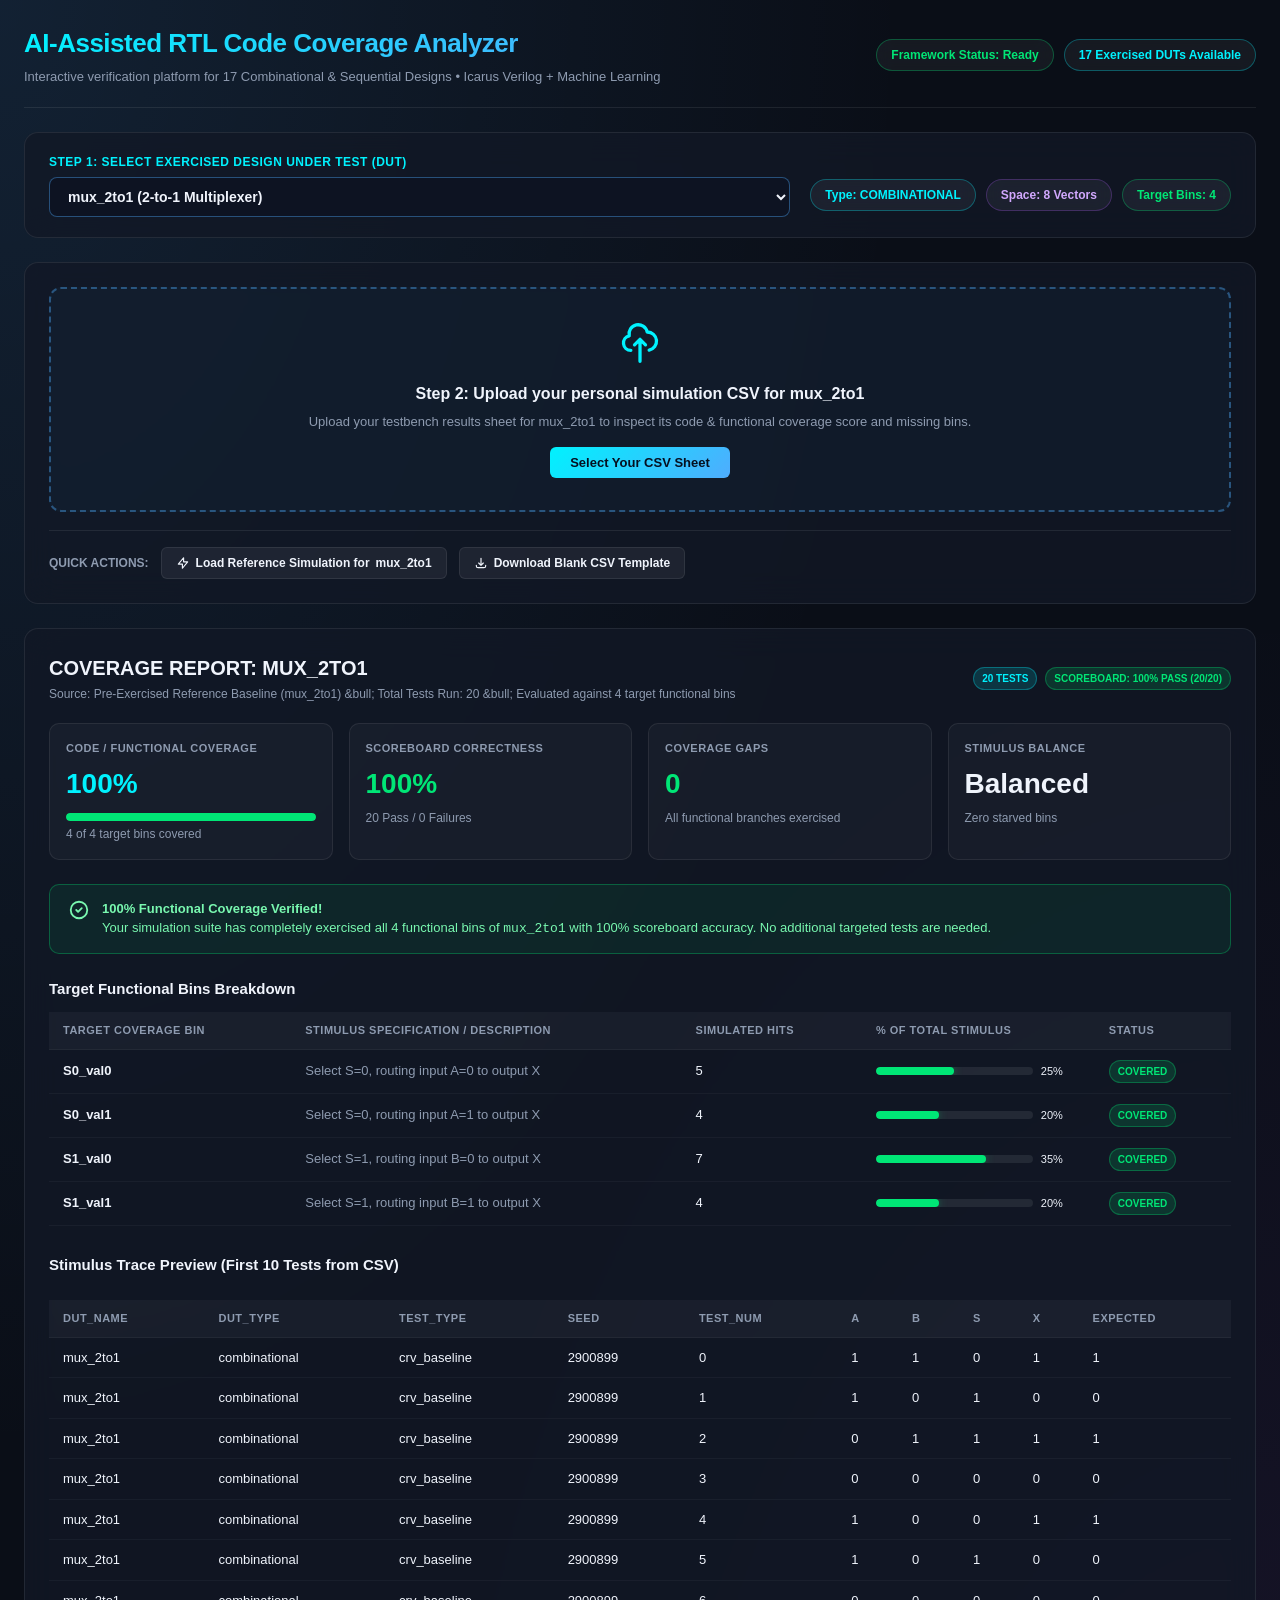
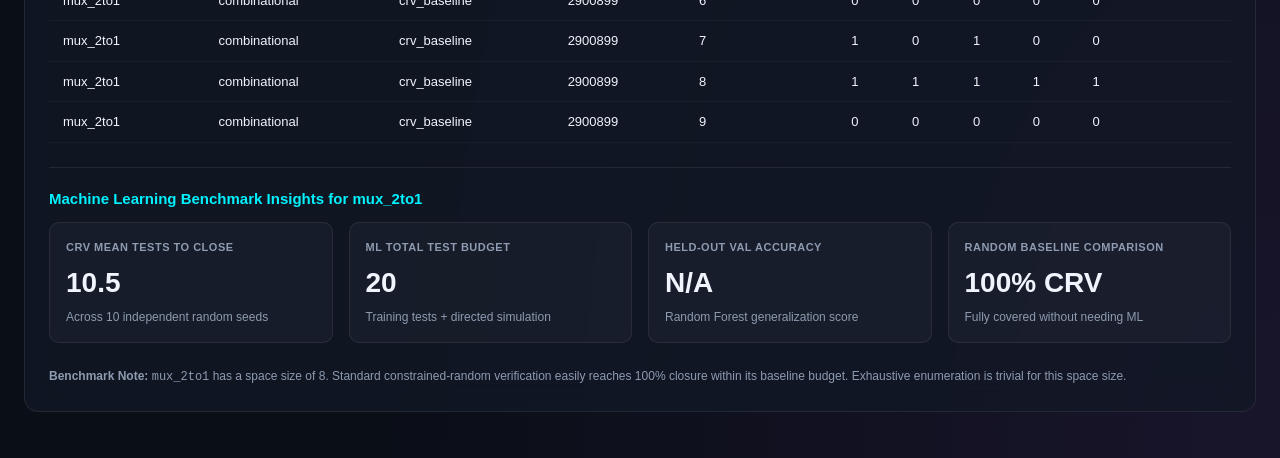
<file: dashboard/index.html>
<!DOCTYPE html>
<html lang="en">
<head>
  <meta charset="UTF-8">
  <meta name="viewport" content="width=device-width, initial-scale=1.0">
  <title>AI-Assisted RTL Verification Framework | Coverage Analyzer Tool</title>
  <style>
    :root {
      --bg-primary: #0a0e17;
      --bg-card: rgba(18, 24, 38, 0.8);
      --bg-card-hover: rgba(26, 35, 56, 0.92);
      --border-color: rgba(255, 255, 255, 0.08);
      --accent-cyan: #00f2fe;
      --accent-blue: #4facfe;
      --accent-green: #00e676;
      --accent-purple: #9d4edd;
      --accent-red: #ff3366;
      --accent-amber: #ffb703;
      --text-main: #f0f4fc;
      --text-muted: #8e9bb0;
      --font-family: -apple-system, BlinkMacSystemFont, 'Segoe UI', Roboto, Helvetica, Arial, sans-serif;
    }

    * { box-sizing: border-box; margin: 0; padding: 0; }
    body {
      background: var(--bg-primary);
      background-image:
        radial-gradient(at 0% 0%, rgba(79, 172, 254, 0.12) 0px, transparent 50%),
        radial-gradient(at 100% 100%, rgba(157, 78, 221, 0.1) 0px, transparent 50%);
      color: var(--text-main);
      font-family: var(--font-family);
      line-height: 1.5;
      padding: 24px;
      min-height: 100vh;
    }

    .main-container {
      max-width: 1400px;
      margin: 0 auto;
    }

    /* Header */
    .header-box {
      border-bottom: 1px solid var(--border-color);
      padding-bottom: 20px;
      margin-bottom: 24px;
      display: flex;
      justify-content: space-between;
      align-items: center;
      flex-wrap: wrap;
      gap: 16px;
    }
    .brand-title h1 {
      font-size: 26px;
      font-weight: 700;
      background: linear-gradient(135deg, var(--accent-cyan), var(--accent-blue));
      -webkit-background-clip: text;
      -webkit-text-fill-color: transparent;
      letter-spacing: -0.5px;
    }
    .brand-title p {
      color: var(--text-muted);
      font-size: 13px;
      margin-top: 4px;
    }

    /* Selection & Control Bar */
    .control-card {
      background: var(--bg-card);
      border: 1px solid var(--border-color);
      border-radius: 14px;
      padding: 20px 24px;
      backdrop-filter: blur(16px);
      margin-bottom: 24px;
      display: flex;
      align-items: center;
      gap: 20px;
      flex-wrap: wrap;
    }
    .control-group {
      display: flex;
      flex-direction: column;
      gap: 6px;
      flex: 1;
      min-width: 280px;
    }
    .control-label {
      font-size: 12px;
      font-weight: 700;
      text-transform: uppercase;
      letter-spacing: 0.5px;
      color: var(--accent-cyan);
    }
    .select-dut {
      background: #0d1322;
      border: 1px solid rgba(79, 172, 254, 0.4);
      color: var(--text-main);
      padding: 10px 14px;
      border-radius: 8px;
      font-size: 14px;
      font-weight: 600;
      outline: none;
      cursor: pointer;
      transition: all 0.2s ease;
    }
    .select-dut:hover, .select-dut:focus {
      border-color: var(--accent-cyan);
      box-shadow: 0 0 12px rgba(0, 242, 254, 0.2);
    }

    .dut-meta-badges {
      display: flex;
      gap: 10px;
      align-items: center;
      flex-wrap: wrap;
    }
    .badge {
      background: rgba(255, 255, 255, 0.05);
      border: 1px solid var(--border-color);
      padding: 6px 14px;
      border-radius: 20px;
      font-size: 12px;
      font-weight: 600;
      backdrop-filter: blur(8px);
    }
    .badge-cyan { color: var(--accent-cyan); border-color: rgba(0, 242, 254, 0.3); }
    .badge-purple { color: #d2a8ff; border-color: rgba(157, 78, 221, 0.3); }
    .badge-green { color: var(--accent-green); border-color: rgba(0, 230, 118, 0.3); }

    /* Upload & Action Card */
    .upload-card {
      background: var(--bg-card);
      border: 1px solid var(--border-color);
      border-radius: 14px;
      padding: 24px;
      backdrop-filter: blur(16px);
      margin-bottom: 24px;
    }
    .drop-zone {
      border: 2px dashed rgba(79, 172, 254, 0.4);
      border-radius: 12px;
      padding: 32px 20px;
      text-align: center;
      background: rgba(79, 172, 254, 0.03);
      cursor: pointer;
      transition: all 0.25s ease;
    }
    .drop-zone:hover, .drop-zone.dragover {
      border-color: var(--accent-cyan);
      background: rgba(0, 242, 254, 0.08);
      box-shadow: 0 0 20px rgba(0, 242, 254, 0.15);
    }
    .drop-zone-icon {
      width: 44px;
      height: 44px;
      margin: 0 auto 10px auto;
      color: var(--accent-cyan);
    }
    .drop-zone h3 {
      font-size: 16px;
      margin-bottom: 6px;
      color: var(--text-main);
    }
    .drop-zone p {
      color: var(--text-muted);
      font-size: 13px;
      margin-bottom: 16px;
    }
    .btn-action {
      background: linear-gradient(135deg, var(--accent-cyan), var(--accent-blue));
      color: #051020;
      border: none;
      padding: 8px 20px;
      border-radius: 6px;
      font-size: 13px;
      font-weight: 700;
      cursor: pointer;
      transition: transform 0.15s ease;
      display: inline-block;
    }
    .btn-action:hover { transform: scale(1.03); }

    .action-row {
      margin-top: 18px;
      padding-top: 16px;
      border-top: 1px solid var(--border-color);
      display: flex;
      align-items: center;
      gap: 12px;
      flex-wrap: wrap;
    }
    .btn-secondary {
      background: rgba(255, 255, 255, 0.06);
      border: 1px solid var(--border-color);
      color: var(--text-main);
      padding: 8px 14px;
      border-radius: 6px;
      font-size: 12px;
      font-weight: 600;
      cursor: pointer;
      transition: all 0.2s ease;
      display: flex;
      align-items: center;
      gap: 6px;
    }
    .btn-secondary:hover {
      background: rgba(79, 172, 254, 0.15);
      border-color: var(--accent-blue);
      color: var(--accent-cyan);
    }

    /* Report Section */
    .report-card {
      background: var(--bg-card);
      border: 1px solid var(--border-color);
      border-radius: 14px;
      padding: 24px;
      backdrop-filter: blur(16px);
      margin-bottom: 24px;
    }
    .report-header {
      display: flex;
      justify-content: space-between;
      align-items: center;
      margin-bottom: 20px;
      flex-wrap: wrap;
      gap: 12px;
    }
    .report-title h2 {
      font-size: 20px;
      font-weight: 700;
      color: var(--text-main);
    }
    .report-title p {
      font-size: 12px;
      color: var(--text-muted);
      margin-top: 2px;
    }

    .kpi-grid {
      display: grid;
      grid-template-columns: repeat(auto-fit, minmax(220px, 1fr));
      gap: 16px;
      margin-bottom: 24px;
    }
    .kpi-box {
      background: rgba(255, 255, 255, 0.03);
      border: 1px solid var(--border-color);
      border-radius: 10px;
      padding: 16px;
    }
    .kpi-box h4 {
      font-size: 11px;
      text-transform: uppercase;
      letter-spacing: 0.5px;
      color: var(--text-muted);
      margin-bottom: 6px;
    }
    .kpi-val {
      font-size: 28px;
      font-weight: 700;
      color: var(--text-main);
    }
    .kpi-sub {
      font-size: 12px;
      color: var(--text-muted);
      margin-top: 4px;
    }

    .progress-track {
      background: rgba(255, 255, 255, 0.08);
      border-radius: 6px;
      overflow: hidden;
      margin-top: 8px;
      height: 8px;
    }
    .progress-fill {
      height: 100%;
      border-radius: 6px;
      transition: width 0.6s cubic-bezier(0.4, 0, 0.2, 1);
    }
    .fill-green { background: var(--accent-green); box-shadow: 0 0 10px rgba(0, 230, 118, 0.4); }
    .fill-amber { background: var(--accent-amber); box-shadow: 0 0 10px rgba(255, 183, 3, 0.4); }
    .fill-red { background: var(--accent-red); box-shadow: 0 0 10px rgba(255, 51, 102, 0.4); }

    .alert-banner {
      border-radius: 10px;
      padding: 14px 18px;
      margin-bottom: 20px;
      display: flex;
      align-items: flex-start;
      gap: 12px;
      font-size: 13px;
    }
    .alert-banner-green {
      background: rgba(0, 230, 118, 0.08);
      border: 1px solid rgba(0, 230, 118, 0.3);
      color: #79f8b0;
    }
    .alert-banner-amber {
      background: rgba(255, 183, 3, 0.08);
      border: 1px solid rgba(255, 183, 3, 0.3);
      color: #ffd166;
    }

    .bins-table, .preview-table {
      width: 100%;
      border-collapse: collapse;
      font-size: 13px;
      margin-top: 12px;
    }
    .bins-table th, .preview-table th {
      text-align: left;
      padding: 10px 14px;
      background: rgba(255, 255, 255, 0.04);
      color: var(--text-muted);
      border-bottom: 1px solid var(--border-color);
      font-weight: 600;
      font-size: 11px;
      text-transform: uppercase;
      letter-spacing: 0.5px;
    }
    .bins-table td, .preview-table td {
      padding: 10px 14px;
      border-bottom: 1px solid rgba(255, 255, 255, 0.04);
    }
    .bins-table tr:hover, .preview-table tr:hover {
      background: rgba(255, 255, 255, 0.02);
    }

    .status-pill {
      font-size: 10px;
      font-weight: 700;
      padding: 3px 8px;
      border-radius: 12px;
      text-transform: uppercase;
      display: inline-block;
    }
    .pill-green { background: rgba(0, 230, 118, 0.15); color: var(--accent-green); border: 1px solid rgba(0, 230, 118, 0.3); }
    .pill-amber { background: rgba(255, 183, 3, 0.15); color: var(--accent-amber); border: 1px solid rgba(255, 183, 3, 0.3); }
    .pill-red { background: rgba(255, 51, 102, 0.15); color: var(--accent-red); border: 1px solid rgba(255, 51, 102, 0.3); }
    .pill-cyan { background: rgba(0, 242, 254, 0.15); color: var(--accent-cyan); border: 1px solid rgba(0, 242, 254, 0.3); }

    /* ML Benchmark Insights Card */
    .benchmark-insights {
      margin-top: 24px;
      padding-top: 20px;
      border-top: 1px solid var(--border-color);
    }
  </style>
</head>
<body>

  <div class="main-container">
    
    <!-- Top Header -->
    <header class="header-box">
      <div class="brand-title">
        <h1>AI-Assisted RTL Code Coverage Analyzer</h1>
        <p>Interactive verification platform for 17 Combinational & Sequential Designs &bull; Icarus Verilog + Machine Learning</p>
      </div>
      <div class="dut-meta-badges">
        <span class="badge badge-green">Framework Status: Ready</span>
        <span class="badge badge-cyan">17 Exercised DUTs Available</span>
      </div>
    </header>

    <!-- 1. Dropdown Selection Bar -->
    <div class="control-card">
      <div class="control-group">
        <label class="control-label" for="dut-dropdown">Step 1: Select Exercised Design Under Test (DUT)</label>
        <select class="select-dut" id="dut-dropdown" onchange="onDutChange()">
          <optgroup label="Combinational Circuits (12)">
            <option value="mux_2to1" selected>mux_2to1 (2-to-1 Multiplexer)</option>
            <option value="mux_4to2">mux_4to2 (4-to-1 Multiplexer)</option>
            <option value="full_adder">full_adder (1-bit Full Adder)</option>
            <option value="adder_4bit">adder_4bit (4-bit Ripple-Carry Adder)</option>
            <option value="adder_subtractor_4bit">adder_subtractor_4bit (4-bit Adder/Subtractor)</option>
            <option value="comparator_2bit">comparator_2bit (2-bit Magnitude Comparator)</option>
            <option value="comparator_4bit">comparator_4bit (4-bit Magnitude Comparator)</option>
            <option value="decoder_2to4">decoder_2to4 (2-to-4 Active-High Decoder)</option>
            <option value="priority_encoder_4to2">priority_encoder_4to2 (4-to-2 Priority Encoder)</option>
            <option value="binary_to_gray_3bit">binary_to_gray_3bit (3-bit Binary-to-Gray)</option>
            <option value="barrel_shifter_8bit">barrel_shifter_8bit (8-bit Rotate Barrel Shifter)</option>
            <option value="multiplier_4bit">multiplier_4bit (4-bit Unsigned Multiplier)</option>
          </optgroup>
          <optgroup label="Sequential Circuits (5)">
            <option value="d_flip_flop">d_flip_flop (D Flip-Flop with Async Reset)</option>
            <option value="jk_flip_flop">jk_flip_flop (JK Flip-Flop with Async Reset)</option>
            <option value="sr_flip_flop">sr_flip_flop (SR Flip-Flop with Async Reset)</option>
            <option value="t_flip_flop">t_flip_flop (T Flip-Flop with Async Reset)</option>
            <option value="pipo">pipo (Parallel-In Parallel-Out 4-bit Register)</option>
          </optgroup>
        </select>
      </div>

      <div class="dut-meta-badges" style="margin-top: 20px;">
        <span class="badge badge-cyan" id="badge-cat">Type: Combinational</span>
        <span class="badge badge-purple" id="badge-space">Input Space: 8 Vectors</span>
        <span class="badge badge-green" id="badge-bins">Target Bins: 4</span>
      </div>
    </div>

    <!-- 2. Personal CSV Upload Zone -->
    <div class="upload-card">
      <div class="drop-zone" id="drop-zone" onclick="document.getElementById('file-input').click()">
        <input type="file" id="file-input" accept=".csv,text/csv" style="display: none;" onchange="handleFileSelect(event)">
        <svg class="drop-zone-icon" fill="none" viewBox="0 0 24 24" stroke="currentColor">
          <path stroke-linecap="round" stroke-linejoin="round" stroke-width="1.8" d="M7 16a4 4 0 01-.88-7.903A5 5 0 1115.9 6L16 6a5 5 0 011 9.9M15 13l-3-3m0 0l-3 3m3-3v12" />
        </svg>
        <h3 id="drop-title">Step 2: Upload your personal simulation CSV for mux_2to1</h3>
        <p id="drop-desc">Drag and drop your exercised simulation sheet here, or click to browse. The tool will parse your tests and calculate the code & functional coverage score.</p>
        <button class="btn-action" type="button">Select Your CSV Sheet</button>
      </div>

      <div class="action-row">
        <span style="font-size: 12px; font-weight: 700; color: var(--text-muted); text-transform: uppercase;">Quick Actions:</span>
        <button class="btn-secondary" onclick="loadPreExercisedBaseline()">
          <svg width="14" height="14" fill="none" viewBox="0 0 24 24" stroke="currentColor"><path stroke-linecap="round" stroke-linejoin="round" stroke-width="2" d="M13 10V3L4 14h7v7l9-11h-7z" /></svg>
          Load Reference Simulation for <span id="quick-dut-btn-name">mux_2to1</span>
        </button>
        <button class="btn-secondary" onclick="downloadTemplateForDut()">
          <svg width="14" height="14" fill="none" viewBox="0 0 24 24" stroke="currentColor"><path stroke-linecap="round" stroke-linejoin="round" stroke-width="2" d="M4 16v1a3 3 0 003 3h10a3 3 0 003-3v-1m-4-4l-4 4m0 0l-4-4m4 4V4" /></svg>
          Download Blank CSV Template
        </button>
      </div>
    </div>

    <!-- 3. Real-time Coverage Report -->
    <div class="report-card" id="report-card">
      <div class="report-header">
        <div class="report-title">
          <h2 id="rep-title">COVERAGE REPORT: MUX_2TO1</h2>
          <p id="rep-sub">Source: Reference Simulation &bull; Evaluated against formal functional coverage specification</p>
        </div>
        <div style="display: flex; gap: 8px;">
          <span class="status-pill pill-cyan" id="rep-pill-tests">20 Tests</span>
          <span class="status-pill pill-green" id="rep-pill-pass">Scoreboard: 100% PASS</span>
        </div>
      </div>

      <!-- KPI Summary -->
      <div class="kpi-grid">
        <div class="kpi-box">
          <h4>Code / Functional Coverage</h4>
          <div class="kpi-val" id="rep-cov-pct" style="color: var(--accent-cyan);">100%</div>
          <div class="progress-track">
            <div class="progress-fill fill-green" id="rep-cov-bar" style="width: 100%;"></div>
          </div>
          <div class="kpi-sub" id="rep-cov-sub">4 of 4 target bins covered</div>
        </div>

        <div class="kpi-box">
          <h4>Scoreboard Correctness</h4>
          <div class="kpi-val" id="rep-pass-rate" style="color: var(--accent-green);">100%</div>
          <div class="kpi-sub" id="rep-pass-sub">20 Pass / 0 Failures</div>
        </div>

        <div class="kpi-box">
          <h4>Coverage Gaps</h4>
          <div class="kpi-val" id="rep-gaps-count" style="color: var(--accent-green);">0</div>
          <div class="kpi-sub" id="rep-gaps-sub">All functional branches exercised</div>
        </div>

        <div class="kpi-box">
          <h4>Stimulus Balance</h4>
          <div class="kpi-val" id="rep-rare-val">Balanced</div>
          <div class="kpi-sub" id="rep-rare-sub">Zero severely starved bins</div>
        </div>
      </div>

      <!-- Actionable Guidance Alert -->
      <div id="rep-alert-container">
        <!-- Rendered by JS -->
      </div>

      <!-- Detailed Bins Table -->
      <div style="margin-top: 24px;">
        <h3 style="font-size: 15px; margin-bottom: 12px; font-weight: 700;">Target Functional Bins Breakdown</h3>
        <table class="bins-table">
          <thead>
            <tr>
              <th>Target Coverage Bin</th>
              <th>Stimulus Specification / Description</th>
              <th>Simulated Hits</th>
              <th>% of Total Stimulus</th>
              <th>Status</th>
            </tr>
          </thead>
          <tbody id="rep-bins-tbody">
            <!-- Dynamic Rows -->
          </tbody>
        </table>
      </div>

      <!-- Trace Preview Table -->
      <div style="margin-top: 28px;">
        <h3 style="font-size: 15px; margin-bottom: 12px; font-weight: 700;">Stimulus Trace Preview (First 10 Tests from CSV)</h3>
        <div style="overflow-x: auto;">
          <table class="preview-table">
            <thead id="rep-trace-head"></thead>
            <tbody id="rep-trace-body"></tbody>
          </table>
        </div>
      </div>

      <!-- ML-Guided Benchmark Insights -->
      <div class="benchmark-insights">
        <h3 style="font-size: 15px; margin-bottom: 12px; font-weight: 700; color: var(--accent-cyan);">
          Machine Learning Benchmark Insights for <span id="ml-dut-name">mux_2to1</span>
        </h3>
        <div class="kpi-grid">
          <div class="kpi-box">
            <h4>CRV Mean Tests to Close</h4>
            <div class="kpi-val" id="ml-crv-tests">10.5</div>
            <div class="kpi-sub">Across 10 independent random seeds</div>
          </div>
          <div class="kpi-box">
            <h4>ML Total Test Budget</h4>
            <div class="kpi-val" id="ml-total-tests">20</div>
            <div class="kpi-sub">Training tests + directed simulation</div>
          </div>
          <div class="kpi-box">
            <h4>Held-Out Val Accuracy</h4>
            <div class="kpi-val" id="ml-val-acc">N/A</div>
            <div class="kpi-sub">Random Forest generalization score</div>
          </div>
          <div class="kpi-box">
            <h4>Random Baseline Comparison</h4>
            <div class="kpi-val" id="ml-rand-comp">Matched</div>
            <div class="kpi-sub" id="ml-rand-sub">CRV closed space without ML</div>
          </div>
        </div>
        <p style="font-size: 12px; color: var(--text-muted); line-height: 1.6;" id="ml-notes-text">
          <!-- Dynamic Note -->
        </p>
      </div>

    </div>

  </div>

  <!-- Inline Database -->
  <script id="dut-database" type="application/json">
{
  "mux_2to1": {
    "name": "mux_2to1",
    "category": "combinational",
    "space_size": 8,
    "is_enumerable": true,
    "initial_coverage_pct": 100.0,
    "final_coverage_pct": 100.0,
    "gaps_found": 0,
    "missing_bins": [],
    "unique_training_vectors": 20,
    "val_accuracy": null,
    "val_precision": null,
    "val_recall": null,
    "ml_gaps_closed": 0,
    "random_baseline_gaps_closed": 0,
    "ml_total_tests": 20,
    "crv_tests_to_close": "10.5",
    "verification_status": "PASS",
    "ml_beat_random": false,
    "all_bins": [
      "S0_val0",
      "S0_val1",
      "S1_val0",
      "S1_val1"
    ],
    "bin_hints": {
      "S0_val0": "Select S=0, routing input A=0 to output X",
      "S0_val1": "Select S=0, routing input A=1 to output X",
      "S1_val0": "Select S=1, routing input B=0 to output X",
      "S1_val1": "Select S=1, routing input B=1 to output X"
    },
    "baseline_csv": "dut_name,dut_type,test_type,seed,test_num,A,B,S,X,expected,pass,coverage_bin\nmux_2to1,combinational,crv_baseline,2900899,0,1,1,0,1,1,1,S0_val1\nmux_2to1,combinational,crv_baseline,2900899,1,1,0,1,0,0,1,S1_val0\nmux_2to1,combinational,crv_baseline,2900899,2,0,1,1,1,1,1,S1_val1\nmux_2to1,combinational,crv_baseline,2900899,3,0,0,0,0,0,1,S0_val0\nmux_2to1,combinational,crv_baseline,2900899,4,1,0,0,1,1,1,S0_val1\nmux_2to1,combinational,crv_baseline,2900899,5,1,0,1,0,0,1,S1_val0\nmux_2to1,combinational,crv_baseline,2900899,6,0,0,0,0,0,1,S0_val0\nmux_2to1,combinational,crv_baseline,2900899,7,1,0,1,0,0,1,S1_val0\nmux_2to1,combinational,crv_baseline,2900899,8,1,1,1,1,1,1,S1_val1\nmux_2to1,combinational,crv_baseline,2900899,9,0,0,0,0,0,1,S0_val0\nmux_2to1,combinational,crv_baseline,2900899,10,1,0,1,0,0,1,S1_val0\nmux_2to1,combinational,crv_baseline,2900899,11,1,1,0,1,1,1,S0_val1\nmux_2to1,combinational,crv_baseline,2900899,12,1,0,0,1,1,1,S0_val1\nmux_2to1,combinational,crv_baseline,2900899,13,1,0,1,0,0,1,S1_val0\nmux_2to1,combinational,crv_baseline,2900899,14,1,1,1,1,1,1,S1_val1\nmux_2to1,combinational,crv_baseline,2900899,15,0,1,1,1,1,1,S1_val1\nmux_2to1,combinational,crv_baseline,2900899,16,0,1,0,0,0,1,S0_val0\nmux_2to1,combinational,crv_baseline,2900899,17,0,0,1,0,0,1,S1_val0\nmux_2to1,combinational,crv_baseline,2900899,18,1,0,1,0,0,1,S1_val0\nmux_2to1,combinational,crv_baseline,2900899,19,0,1,0,0,0,1,S0_val0\n",
    "bins_detail": [
      {
        "bin_name": "S0_val0",
        "count": 5,
        "is_hit": true,
        "is_rare": false
      },
      {
        "bin_name": "S0_val1",
        "count": 4,
        "is_hit": true,
        "is_rare": false
      },
      {
        "bin_name": "S1_val0",
        "count": 7,
        "is_hit": true,
        "is_rare": false
      },
      {
        "bin_name": "S1_val1",
        "count": 4,
        "is_hit": true,
        "is_rare": false
      }
    ],
    "targeted_candidates": []
  },
  "mux_4to2": {
    "name": "mux_4to2",
    "category": "combinational",
    "space_size": 64,
    "is_enumerable": true,
    "initial_coverage_pct": 100.0,
    "final_coverage_pct": 100.0,
    "gaps_found": 0,
    "missing_bins": [],
    "unique_training_vectors": 30,
    "val_accuracy": null,
    "val_precision": null,
    "val_recall": null,
    "ml_gaps_closed": 0,
    "random_baseline_gaps_closed": 0,
    "ml_total_tests": 30,
    "crv_tests_to_close": "21.8",
    "verification_status": "PASS",
    "ml_beat_random": false,
    "all_bins": [
      "S00_I0_0",
      "S00_I0_1",
      "S01_I1_0",
      "S01_I1_1",
      "S10_I2_0",
      "S10_I2_1",
      "S11_I3_0",
      "S11_I3_1"
    ],
    "bin_hints": {
      "S00_I0_0": "Select S1=0,S0=0, route I0=0",
      "S00_I0_1": "Select S1=0,S0=0, route I0=1",
      "S01_I1_0": "Select S1=0,S0=1, route I1=0",
      "S01_I1_1": "Select S1=0,S0=1, route I1=1",
      "S10_I2_0": "Select S1=1,S0=0, route I2=0",
      "S10_I2_1": "Select S1=1,S0=0, route I2=1",
      "S11_I3_0": "Select S1=1,S0=1, route I3=0",
      "S11_I3_1": "Select S1=1,S0=1, route I3=1"
    },
    "baseline_csv": "dut_name,dut_type,test_type,seed,test_num,I0,I1,I2,I3,S1,S0,Y,expected,pass,coverage_bin\nmux_4to2,combinational,crv_baseline,2900899,0,1,1,0,1,0,1,1,1,1,S01_I1_1\nmux_4to2,combinational,crv_baseline,2900899,1,0,1,1,0,0,0,0,0,1,S00_I0_0\nmux_4to2,combinational,crv_baseline,2900899,2,1,0,0,1,0,1,0,0,1,S01_I1_0\nmux_4to2,combinational,crv_baseline,2900899,3,0,0,0,1,0,1,0,0,1,S01_I1_0\nmux_4to2,combinational,crv_baseline,2900899,4,1,1,1,0,0,0,1,1,1,S00_I0_1\nmux_4to2,combinational,crv_baseline,2900899,5,1,0,1,1,1,0,1,1,1,S10_I2_1\nmux_4to2,combinational,crv_baseline,2900899,6,1,0,0,1,0,1,0,0,1,S01_I1_0\nmux_4to2,combinational,crv_baseline,2900899,7,1,1,1,0,1,1,0,0,1,S11_I3_0\nmux_4to2,combinational,crv_baseline,2900899,8,0,1,0,0,0,1,1,1,1,S01_I1_1\nmux_4to2,combinational,crv_baseline,2900899,9,1,0,1,0,1,0,1,1,1,S10_I2_1\nmux_4to2,combinational,crv_baseline,2900899,10,0,1,1,1,1,1,1,1,1,S11_I3_1\nmux_4to2,combinational,crv_baseline,2900899,11,0,0,0,1,0,1,0,0,1,S01_I1_0\nmux_4to2,combinational,crv_baseline,2900899,12,0,1,1,0,1,0,1,1,1,S10_I2_1\nmux_4to2,combinational,crv_baseline,2900899,13,1,0,1,0,1,1,0,0,1,S11_I3_0\nmux_4to2,combinational,crv_baseline,2900899,14,1,1,1,1,0,0,1,1,1,S00_I0_1\nmux_4to2,combinational,crv_baseline,2900899,15,0,1,0,0,0,1,1,1,1,S01_I1_1\nmux_4to2,combinational,crv_baseline,2900899,16,1,0,1,1,0,0,1,1,1,S00_I0_1\nmux_4to2,combinational,crv_baseline,2900899,17,0,1,1,0,0,0,0,0,1,S00_I0_0\nmux_4to2,combinational,crv_baseline,2900899,18,1,1,0,0,0,1,1,1,1,S01_I1_1\nmux_4to2,combinational,crv_baseline,2900899,19,0,1,1,1,0,0,0,0,1,S00_I0_0\nmux_4to2,combinational,crv_baseline,2900899,20,0,0,0,1,0,1,0,0,1,S01_I1_0\nmux_4to2,combinational,crv_baseline,2900899,21,0,1,0,1,0,0,0,0,1,S00_I0_0\nmux_4to2,combinational,crv_baseline,2900899,22,0,0,1,0,1,1,0,0,1,S11_I3_0\nmux_4to2,combinational,crv_baseline,2900899,23,0,0,1,1,1,0,1,1,1,S10_I2_1\nmux_4to2,combinational,crv_baseline,2900899,24,0,1,1,1,0,0,0,0,1,S00_I0_0\nmux_4to2,combinational,crv_baseline,2900899,25,0,0,1,1,0,1,0,0,1,S01_I1_0\nmux_4to2,combinational,crv_baseline,2900899,26,0,1,0,1,0,0,0,0,1,S00_I0_0\nmux_4to2,combinational,crv_baseline,2900899,27,0,1,1,0,0,0,0,0,1,S00_I0_0\nmux_4to2,combinational,crv_baseline,2900899,28,0,0,0,0,1,0,0,0,1,S10_I2_0\nmux_4to2,combinational,crv_baseline,2900899,29,1,0,0,0,1,1,0,0,1,S11_I3_0\n",
    "bins_detail": [
      {
        "bin_name": "S00_I0_0",
        "count": 7,
        "is_hit": true,
        "is_rare": false
      },
      {
        "bin_name": "S00_I0_1",
        "count": 3,
        "is_hit": true,
        "is_rare": false
      },
      {
        "bin_name": "S01_I1_0",
        "count": 6,
        "is_hit": true,
        "is_rare": false
      },
      {
        "bin_name": "S01_I1_1",
        "count": 4,
        "is_hit": true,
        "is_rare": false
      },
      {
        "bin_name": "S10_I2_0",
        "count": 1,
        "is_hit": true,
        "is_rare": true
      },
      {
        "bin_name": "S10_I2_1",
        "count": 4,
        "is_hit": true,
        "is_rare": false
      },
      {
        "bin_name": "S11_I3_0",
        "count": 4,
        "is_hit": true,
        "is_rare": false
      },
      {
        "bin_name": "S11_I3_1",
        "count": 1,
        "is_hit": true,
        "is_rare": true
      }
    ],
    "targeted_candidates": []
  },
  "full_adder": {
    "name": "full_adder",
    "category": "combinational",
    "space_size": 8,
    "is_enumerable": true,
    "initial_coverage_pct": 100.0,
    "final_coverage_pct": 100.0,
    "gaps_found": 0,
    "missing_bins": [],
    "unique_training_vectors": 20,
    "val_accuracy": null,
    "val_precision": null,
    "val_recall": null,
    "ml_gaps_closed": 0,
    "random_baseline_gaps_closed": 0,
    "ml_total_tests": 20,
    "crv_tests_to_close": "21.4",
    "verification_status": "PASS",
    "ml_beat_random": false,
    "all_bins": [
      "A0_B0_Cin0",
      "A0_B0_Cin1",
      "A0_B1_Cin0",
      "A0_B1_Cin1",
      "A1_B0_Cin0",
      "A1_B0_Cin1",
      "A1_B1_Cin0",
      "A1_B1_Cin1"
    ],
    "bin_hints": {
      "A0_B0_Cin0": "A=0, B=0, Cin=0",
      "A0_B0_Cin1": "A=0, B=0, Cin=1",
      "A0_B1_Cin0": "A=0, B=1, Cin=0",
      "A0_B1_Cin1": "A=0, B=1, Cin=1",
      "A1_B0_Cin0": "A=1, B=0, Cin=0",
      "A1_B0_Cin1": "A=1, B=0, Cin=1",
      "A1_B1_Cin0": "A=1, B=1, Cin=0",
      "A1_B1_Cin1": "A=1, B=1, Cin=1"
    },
    "baseline_csv": "dut_name,dut_type,test_type,seed,test_num,A,B,Cin,S,Cout,expected,pass,coverage_bin\nfull_adder,combinational,crv_baseline,2900899,0,1,1,0,0,1,2,1,A1_B1_Cin0\nfull_adder,combinational,crv_baseline,2900899,1,1,0,1,0,1,2,1,A1_B0_Cin1\nfull_adder,combinational,crv_baseline,2900899,2,0,1,1,0,1,2,1,A0_B1_Cin1\nfull_adder,combinational,crv_baseline,2900899,3,0,0,0,0,0,0,1,A0_B0_Cin0\nfull_adder,combinational,crv_baseline,2900899,4,1,0,0,1,0,1,1,A1_B0_Cin0\nfull_adder,combinational,crv_baseline,2900899,5,1,0,1,0,1,2,1,A1_B0_Cin1\nfull_adder,combinational,crv_baseline,2900899,6,0,0,0,0,0,0,1,A0_B0_Cin0\nfull_adder,combinational,crv_baseline,2900899,7,1,0,1,0,1,2,1,A1_B0_Cin1\nfull_adder,combinational,crv_baseline,2900899,8,1,1,1,1,1,3,1,A1_B1_Cin1\nfull_adder,combinational,crv_baseline,2900899,9,0,0,0,0,0,0,1,A0_B0_Cin0\nfull_adder,combinational,crv_baseline,2900899,10,1,0,1,0,1,2,1,A1_B0_Cin1\nfull_adder,combinational,crv_baseline,2900899,11,1,1,0,0,1,2,1,A1_B1_Cin0\nfull_adder,combinational,crv_baseline,2900899,12,1,0,0,1,0,1,1,A1_B0_Cin0\nfull_adder,combinational,crv_baseline,2900899,13,1,0,1,0,1,2,1,A1_B0_Cin1\nfull_adder,combinational,crv_baseline,2900899,14,1,1,1,1,1,3,1,A1_B1_Cin1\nfull_adder,combinational,crv_baseline,2900899,15,0,1,1,0,1,2,1,A0_B1_Cin1\nfull_adder,combinational,crv_baseline,2900899,16,0,1,0,1,0,1,1,A0_B1_Cin0\nfull_adder,combinational,crv_baseline,2900899,17,0,0,1,1,0,1,1,A0_B0_Cin1\nfull_adder,combinational,crv_baseline,2900899,18,1,0,1,0,1,2,1,A1_B0_Cin1\nfull_adder,combinational,crv_baseline,2900899,19,0,1,0,1,0,1,1,A0_B1_Cin0\n",
    "bins_detail": [
      {
        "bin_name": "A0_B0_Cin0",
        "count": 3,
        "is_hit": true,
        "is_rare": false
      },
      {
        "bin_name": "A0_B0_Cin1",
        "count": 1,
        "is_hit": true,
        "is_rare": true
      },
      {
        "bin_name": "A0_B1_Cin0",
        "count": 2,
        "is_hit": true,
        "is_rare": false
      },
      {
        "bin_name": "A0_B1_Cin1",
        "count": 2,
        "is_hit": true,
        "is_rare": false
      },
      {
        "bin_name": "A1_B0_Cin0",
        "count": 2,
        "is_hit": true,
        "is_rare": false
      },
      {
        "bin_name": "A1_B0_Cin1",
        "count": 6,
        "is_hit": true,
        "is_rare": false
      },
      {
        "bin_name": "A1_B1_Cin0",
        "count": 2,
        "is_hit": true,
        "is_rare": false
      },
      {
        "bin_name": "A1_B1_Cin1",
        "count": 2,
        "is_hit": true,
        "is_rare": false
      }
    ],
    "targeted_candidates": []
  },
  "adder_4bit": {
    "name": "adder_4bit",
    "category": "combinational",
    "space_size": 512,
    "is_enumerable": true,
    "initial_coverage_pct": 66.67,
    "final_coverage_pct": 83.3,
    "gaps_found": 2,
    "missing_bins": [
      "sum_max",
      "sum_zero"
    ],
    "unique_training_vectors": 56,
    "val_accuracy": 0.0,
    "val_precision": 0.0,
    "val_recall": 0.0,
    "ml_gaps_closed": 1,
    "random_baseline_gaps_closed": 0,
    "ml_total_tests": 70,
    "crv_tests_to_close": "210.5",
    "verification_status": "PASS",
    "ml_beat_random": true,
    "all_bins": [
      "sum_zero",
      "sum_max",
      "carry_gen",
      "carry_prop",
      "carry_kill",
      "no_carry"
    ],
    "bin_hints": {
      "sum_zero": "Extreme lower sum boundary: A=0, B=0, Cin=0",
      "sum_max": "Extreme upper sum boundary: A=15, B=15, Cin=1",
      "carry_gen": "Cin=0, sum >= 16 (Carry generated)",
      "carry_prop": "Cin=1, sum >= 16 (Carry propagated)",
      "carry_kill": "Cin=1, sum < 16 (Carry absorbed/killed)",
      "no_carry": "Cin=0, sum < 16 (No carry activity)"
    },
    "baseline_csv": "dut_name,dut_type,test_type,seed,test_num,A,B,Cin,S,Cout,expected,pass,coverage_bin\nadder_4bit,combinational,crv_baseline,2900899,0,10,8,0,2,1,18,1,carry_gen\nadder_4bit,combinational,crv_baseline,2900899,1,8,5,1,14,0,14,1,carry_kill\nadder_4bit,combinational,crv_baseline,2900899,2,1,8,1,10,0,10,1,carry_kill\nadder_4bit,combinational,crv_baseline,2900899,3,3,1,0,4,0,4,1,no_carry\nadder_4bit,combinational,crv_baseline,2900899,4,9,1,0,10,0,10,1,no_carry\nadder_4bit,combinational,crv_baseline,2900899,5,14,5,1,4,1,20,1,carry_prop\nadder_4bit,combinational,crv_baseline,2900899,6,3,7,0,10,0,10,1,no_carry\nadder_4bit,combinational,crv_baseline,2900899,7,15,4,1,4,1,20,1,carry_prop\nadder_4bit,combinational,crv_baseline,2900899,8,12,12,1,9,1,25,1,carry_prop\nadder_4bit,combinational,crv_baseline,2900899,9,2,2,0,4,0,4,1,no_carry\nadder_4bit,combinational,crv_baseline,2900899,10,14,5,1,4,1,20,1,carry_prop\nadder_4bit,combinational,crv_baseline,2900899,11,14,8,0,6,1,22,1,carry_gen\nadder_4bit,combinational,crv_baseline,2900899,12,12,2,0,14,0,14,1,no_carry\nadder_4bit,combinational,crv_baseline,2900899,13,13,4,1,2,1,18,1,carry_prop\nadder_4bit,combinational,crv_baseline,2900899,14,9,9,1,3,1,19,1,carry_prop\nadder_4bit,combinational,crv_baseline,2900899,15,0,13,1,14,0,14,1,carry_kill\nadder_4bit,combinational,crv_baseline,2900899,16,5,8,0,13,0,13,1,no_carry\nadder_4bit,combinational,crv_baseline,2900899,17,4,5,1,10,0,10,1,carry_kill\nadder_4bit,combinational,crv_baseline,2900899,18,10,3,1,14,0,14,1,carry_kill\nadder_4bit,combinational,crv_baseline,2900899,19,6,11,0,1,1,17,1,carry_gen\nadder_4bit,combinational,crv_baseline,2900899,20,3,13,1,1,1,17,1,carry_prop\nadder_4bit,combinational,crv_baseline,2900899,21,15,10,1,10,1,26,1,carry_prop\nadder_4bit,combinational,crv_baseline,2900899,22,0,7,0,7,0,7,1,no_carry\nadder_4bit,combinational,crv_baseline,2900899,23,11,3,1,15,0,15,1,carry_kill\nadder_4bit,combinational,crv_baseline,2900899,24,3,8,1,12,0,12,1,carry_kill\nadder_4bit,combinational,crv_baseline,2900899,25,0,11,0,11,0,11,1,no_carry\nadder_4bit,combinational,crv_baseline,2900899,26,15,3,1,3,1,19,1,carry_prop\nadder_4bit,combinational,crv_baseline,2900899,27,0,12,1,13,0,13,1,carry_kill\nadder_4bit,combinational,crv_baseline,2900899,28,9,9,1,3,1,19,1,carry_prop\nadder_4bit,combinational,crv_baseline,2900899,29,8,3,0,11,0,11,1,no_carry\nadder_4bit,combinational,crv_baseline,2900899,30,4,8,0,12,0,12,1,no_carry\nadder_4bit,combinational,crv_baseline,2900899,31,4,2,1,7,0,7,1,carry_kill\nadder_4bit,combinational,crv_baseline,2900899,32,15,3,1,3,1,19,1,carry_prop\nadder_4bit,combinational,crv_baseline,2900899,33,10,5,0,15,0,15,1,no_carry\nadder_4bit,combinational,crv_baseline,2900899,34,1,9,1,11,0,11,1,carry_kill\nadder_4bit,combinational,crv_baseline,2900899,35,1,7,0,8,0,8,1,no_carry\nadder_4bit,combinational,crv_baseline,2900899,36,10,9,0,3,1,19,1,carry_gen\nadder_4bit,combinational,crv_baseline,2900899,37,5,7,1,13,0,13,1,carry_kill\nadder_4bit,combinational,crv_baseline,2900899,38,6,11,1,2,1,18,1,carry_prop\nadder_4bit,combinational,crv_baseline,2900899,39,12,1,0,13,0,13,1,no_carry\nadder_4bit,combinational,crv_baseline,2900899,40,7,6,0,13,0,13,1,no_carry\nadder_4bit,combinational,crv_baseline,2900899,41,9,4,1,14,0,14,1,carry_kill\nadder_4bit,combinational,crv_baseline,2900899,42,1,10,0,11,0,11,1,no_carry\nadder_4bit,combinational,crv_baseline,2900899,43,14,6,0,4,1,20,1,carry_gen\nadder_4bit,combinational,crv_baseline,2900899,44,0,7,1,8,0,8,1,carry_kill\nadder_4bit,combinational,crv_baseline,2900899,45,3,14,1,2,1,18,1,carry_prop\nadder_4bit,combinational,crv_baseline,2900899,46,7,4,1,12,0,12,1,carry_kill\nadder_4bit,combinational,crv_baseline,2900899,47,14,15,0,13,1,29,1,carry_gen\nadder_4bit,combinational,crv_baseline,2900899,48,6,14,1,5,1,21,1,carry_prop\nadder_4bit,combinational,crv_baseline,2900899,49,14,6,0,4,1,20,1,carry_gen\nadder_4bit,combinational,crv_baseline,2900899,50,6,6,1,13,0,13,1,carry_kill\nadder_4bit,combinational,crv_baseline,2900899,51,12,0,1,13,0,13,1,carry_kill\nadder_4bit,combinational,crv_baseline,2900899,52,6,15,0,5,1,21,1,carry_gen\nadder_4bit,combinational,crv_baseline,2900899,53,9,2,0,11,0,11,1,no_carry\nadder_4bit,combinational,crv_baseline,2900899,54,0,11,1,12,0,12,1,carry_kill\nadder_4bit,combinational,crv_baseline,2900899,55,4,1,0,5,0,5,1,no_carry\nadder_4bit,combinational,crv_baseline,2900899,56,5,7,0,12,0,12,1,no_carry\nadder_4bit,combinational,crv_baseline,2900899,57,4,11,0,15,0,15,1,no_carry\nadder_4bit,combinational,crv_baseline,2900899,58,11,0,0,11,0,11,1,no_carry\nadder_4bit,combinational,crv_baseline,2900899,59,0,9,1,10,0,10,1,carry_kill\n",
    "bins_detail": [
      {
        "bin_name": "sum_zero",
        "count": 0,
        "is_hit": false,
        "is_rare": true
      },
      {
        "bin_name": "sum_max",
        "count": 0,
        "is_hit": false,
        "is_rare": true
      },
      {
        "bin_name": "carry_gen",
        "count": 8,
        "is_hit": true,
        "is_rare": false
      },
      {
        "bin_name": "carry_prop",
        "count": 14,
        "is_hit": true,
        "is_rare": false
      },
      {
        "bin_name": "carry_kill",
        "count": 18,
        "is_hit": true,
        "is_rare": false
      },
      {
        "bin_name": "no_carry",
        "count": 20,
        "is_hit": true,
        "is_rare": false
      }
    ],
    "targeted_candidates": [
      {
        "dut_name": "adder_4bit",
        "dut_type": "combinational",
        "test_type": "ml_targeted",
        "seed": 999,
        "test_num": 0,
        "A": 0,
        "B": 0,
        "Cin": 0,
        "pass": 1,
        "coverage_bin": "sum_zero"
      },
      {
        "dut_name": "adder_4bit",
        "dut_type": "combinational",
        "test_type": "ml_targeted",
        "seed": 999,
        "test_num": 2,
        "A": 0,
        "B": 1,
        "Cin": 0,
        "pass": 1,
        "coverage_bin": "no_carry"
      },
      {
        "dut_name": "adder_4bit",
        "dut_type": "combinational",
        "test_type": "ml_targeted",
        "seed": 999,
        "test_num": 55,
        "A": 2,
        "B": 1,
        "Cin": 0,
        "pass": 1,
        "coverage_bin": "no_carry"
      },
      {
        "dut_name": "adder_4bit",
        "dut_type": "combinational",
        "test_type": "ml_targeted",
        "seed": 999,
        "test_num": 53,
        "A": 2,
        "B": 0,
        "Cin": 0,
        "pass": 1,
        "coverage_bin": "no_carry"
      },
      {
        "dut_name": "adder_4bit",
        "dut_type": "combinational",
        "test_type": "ml_targeted",
        "seed": 999,
        "test_num": 27,
        "A": 1,
        "B": 1,
        "Cin": 0,
        "pass": 1,
        "coverage_bin": "no_carry"
      },
      {
        "dut_name": "adder_4bit",
        "dut_type": "combinational",
        "test_type": "ml_targeted",
        "seed": 999,
        "test_num": 25,
        "A": 1,
        "B": 0,
        "Cin": 0,
        "pass": 1,
        "coverage_bin": "no_carry"
      },
      {
        "dut_name": "adder_4bit",
        "dut_type": "combinational",
        "test_type": "ml_targeted",
        "seed": 999,
        "test_num": 84,
        "A": 3,
        "B": 0,
        "Cin": 0,
        "pass": 1,
        "coverage_bin": "no_carry"
      },
      {
        "dut_name": "adder_4bit",
        "dut_type": "combinational",
        "test_type": "ml_targeted",
        "seed": 999,
        "test_num": 4,
        "A": 0,
        "B": 2,
        "Cin": 0,
        "pass": 1,
        "coverage_bin": "no_carry"
      },
      {
        "dut_name": "adder_4bit",
        "dut_type": "combinational",
        "test_type": "ml_targeted",
        "seed": 999,
        "test_num": 29,
        "A": 1,
        "B": 2,
        "Cin": 0,
        "pass": 1,
        "coverage_bin": "no_carry"
      },
      {
        "dut_name": "adder_4bit",
        "dut_type": "combinational",
        "test_type": "ml_targeted",
        "seed": 999,
        "test_num": 87,
        "A": 3,
        "B": 2,
        "Cin": 0,
        "pass": 1,
        "coverage_bin": "no_carry"
      }
    ]
  },
  "adder_subtractor_4bit": {
    "name": "adder_subtractor_4bit",
    "category": "combinational",
    "space_size": 512,
    "is_enumerable": true,
    "initial_coverage_pct": 62.5,
    "final_coverage_pct": 62.5,
    "gaps_found": 3,
    "missing_bins": [
      "add_max",
      "add_zero",
      "sub_min_neg"
    ],
    "unique_training_vectors": 56,
    "val_accuracy": 0.929,
    "val_precision": 0.0,
    "val_recall": 0.0,
    "ml_gaps_closed": 0,
    "random_baseline_gaps_closed": 0,
    "ml_total_tests": 70,
    "crv_tests_to_close": "not_closed",
    "verification_status": "PASS",
    "ml_beat_random": false,
    "all_bins": [
      "add_zero",
      "add_max",
      "sub_zero",
      "sub_min_neg",
      "overflow_pos",
      "overflow_neg",
      "normal_add",
      "normal_sub"
    ],
    "bin_hints": {
      "add_zero": "sub=0, A=0, B=0",
      "add_max": "sub=0, A=15, B=15",
      "sub_zero": "sub=1, A=B",
      "sub_min_neg": "sub=1, A=0, B=15",
      "overflow_pos": "Two's complement positive overflow",
      "overflow_neg": "Two's complement negative overflow",
      "normal_add": "Standard non-overflowing addition",
      "normal_sub": "Standard non-overflowing subtraction"
    },
    "baseline_csv": "dut_name,dut_type,test_type,seed,test_num,A,B,sub,Result,Cout,Overflow,expected,pass,coverage_bin\nadder_subtractor_4bit,combinational,crv_baseline,2900899,0,10,8,0,2,1,1,2,1,overflow_neg\nadder_subtractor_4bit,combinational,crv_baseline,2900899,1,8,5,1,3,1,1,3,1,overflow_neg\nadder_subtractor_4bit,combinational,crv_baseline,2900899,2,1,8,1,9,0,1,9,1,overflow_pos\nadder_subtractor_4bit,combinational,crv_baseline,2900899,3,3,1,0,4,0,0,4,1,normal_add\nadder_subtractor_4bit,combinational,crv_baseline,2900899,4,9,1,0,10,0,0,10,1,normal_add\nadder_subtractor_4bit,combinational,crv_baseline,2900899,5,14,5,1,9,1,0,9,1,normal_sub\nadder_subtractor_4bit,combinational,crv_baseline,2900899,6,3,7,0,10,0,1,10,1,overflow_pos\nadder_subtractor_4bit,combinational,crv_baseline,2900899,7,15,4,1,11,1,0,11,1,normal_sub\nadder_subtractor_4bit,combinational,crv_baseline,2900899,8,12,12,1,0,1,0,0,1,sub_zero\nadder_subtractor_4bit,combinational,crv_baseline,2900899,9,2,2,0,4,0,0,4,1,normal_add\nadder_subtractor_4bit,combinational,crv_baseline,2900899,10,14,5,1,9,1,0,9,1,normal_sub\nadder_subtractor_4bit,combinational,crv_baseline,2900899,11,14,8,0,6,1,1,6,1,overflow_neg\nadder_subtractor_4bit,combinational,crv_baseline,2900899,12,12,2,0,14,0,0,14,1,normal_add\nadder_subtractor_4bit,combinational,crv_baseline,2900899,13,13,4,1,9,1,0,9,1,normal_sub\nadder_subtractor_4bit,combinational,crv_baseline,2900899,14,9,9,1,0,1,0,0,1,sub_zero\nadder_subtractor_4bit,combinational,crv_baseline,2900899,15,0,13,1,3,0,0,3,1,normal_sub\nadder_subtractor_4bit,combinational,crv_baseline,2900899,16,5,8,0,13,0,0,13,1,normal_add\nadder_subtractor_4bit,combinational,crv_baseline,2900899,17,4,5,1,15,0,0,15,1,normal_sub\nadder_subtractor_4bit,combinational,crv_baseline,2900899,18,10,3,1,7,1,1,7,1,overflow_neg\nadder_subtractor_4bit,combinational,crv_baseline,2900899,19,6,11,0,1,1,0,1,1,normal_add\nadder_subtractor_4bit,combinational,crv_baseline,2900899,20,3,13,1,6,0,0,6,1,normal_sub\nadder_subtractor_4bit,combinational,crv_baseline,2900899,21,15,10,1,5,1,0,5,1,normal_sub\nadder_subtractor_4bit,combinational,crv_baseline,2900899,22,0,7,0,7,0,0,7,1,normal_add\nadder_subtractor_4bit,combinational,crv_baseline,2900899,23,11,3,1,8,1,0,8,1,normal_sub\nadder_subtractor_4bit,combinational,crv_baseline,2900899,24,3,8,1,11,0,1,11,1,overflow_pos\nadder_subtractor_4bit,combinational,crv_baseline,2900899,25,0,11,0,11,0,0,11,1,normal_add\nadder_subtractor_4bit,combinational,crv_baseline,2900899,26,15,3,1,12,1,0,12,1,normal_sub\nadder_subtractor_4bit,combinational,crv_baseline,2900899,27,0,12,1,4,0,0,4,1,normal_sub\nadder_subtractor_4bit,combinational,crv_baseline,2900899,28,9,9,1,0,1,0,0,1,sub_zero\nadder_subtractor_4bit,combinational,crv_baseline,2900899,29,8,3,0,11,0,0,11,1,normal_add\nadder_subtractor_4bit,combinational,crv_baseline,2900899,30,4,8,0,12,0,0,12,1,normal_add\nadder_subtractor_4bit,combinational,crv_baseline,2900899,31,4,2,1,2,1,0,2,1,normal_sub\nadder_subtractor_4bit,combinational,crv_baseline,2900899,32,15,3,1,12,1,0,12,1,normal_sub\nadder_subtractor_4bit,combinational,crv_baseline,2900899,33,10,5,0,15,0,0,15,1,normal_add\nadder_subtractor_4bit,combinational,crv_baseline,2900899,34,1,9,1,8,0,1,8,1,overflow_pos\nadder_subtractor_4bit,combinational,crv_baseline,2900899,35,1,7,0,8,0,1,8,1,overflow_pos\nadder_subtractor_4bit,combinational,crv_baseline,2900899,36,10,9,0,3,1,1,3,1,overflow_neg\nadder_subtractor_4bit,combinational,crv_baseline,2900899,37,5,7,1,14,0,0,14,1,normal_sub\nadder_subtractor_4bit,combinational,crv_baseline,2900899,38,6,11,1,11,0,1,11,1,overflow_pos\nadder_subtractor_4bit,combinational,crv_baseline,2900899,39,12,1,0,13,0,0,13,1,normal_add\nadder_subtractor_4bit,combinational,crv_baseline,2900899,40,7,6,0,13,0,1,13,1,overflow_pos\nadder_subtractor_4bit,combinational,crv_baseline,2900899,41,9,4,1,5,1,1,5,1,overflow_neg\nadder_subtractor_4bit,combinational,crv_baseline,2900899,42,1,10,0,11,0,0,11,1,normal_add\nadder_subtractor_4bit,combinational,crv_baseline,2900899,43,14,6,0,4,1,0,4,1,normal_add\nadder_subtractor_4bit,combinational,crv_baseline,2900899,44,0,7,1,9,0,0,9,1,normal_sub\nadder_subtractor_4bit,combinational,crv_baseline,2900899,45,3,14,1,5,0,0,5,1,normal_sub\nadder_subtractor_4bit,combinational,crv_baseline,2900899,46,7,4,1,3,1,0,3,1,normal_sub\nadder_subtractor_4bit,combinational,crv_baseline,2900899,47,14,15,0,13,1,0,13,1,normal_add\nadder_subtractor_4bit,combinational,crv_baseline,2900899,48,6,14,1,8,0,1,8,1,overflow_pos\nadder_subtractor_4bit,combinational,crv_baseline,2900899,49,14,6,0,4,1,0,4,1,normal_add\nadder_subtractor_4bit,combinational,crv_baseline,2900899,50,6,6,1,0,1,0,0,1,sub_zero\nadder_subtractor_4bit,combinational,crv_baseline,2900899,51,12,0,1,12,1,0,12,1,normal_sub\nadder_subtractor_4bit,combinational,crv_baseline,2900899,52,6,15,0,5,1,0,5,1,normal_add\nadder_subtractor_4bit,combinational,crv_baseline,2900899,53,9,2,0,11,0,0,11,1,normal_add\nadder_subtractor_4bit,combinational,crv_baseline,2900899,54,0,11,1,5,0,0,5,1,normal_sub\nadder_subtractor_4bit,combinational,crv_baseline,2900899,55,4,1,0,5,0,0,5,1,normal_add\nadder_subtractor_4bit,combinational,crv_baseline,2900899,56,5,7,0,12,0,1,12,1,overflow_pos\nadder_subtractor_4bit,combinational,crv_baseline,2900899,57,4,11,0,15,0,0,15,1,normal_add\nadder_subtractor_4bit,combinational,crv_baseline,2900899,58,11,0,0,11,0,0,11,1,normal_add\nadder_subtractor_4bit,combinational,crv_baseline,2900899,59,0,9,1,7,0,0,7,1,normal_sub\n",
    "bins_detail": [
      {
        "bin_name": "add_zero",
        "count": 0,
        "is_hit": false,
        "is_rare": true
      },
      {
        "bin_name": "add_max",
        "count": 0,
        "is_hit": false,
        "is_rare": true
      },
      {
        "bin_name": "sub_zero",
        "count": 4,
        "is_hit": true,
        "is_rare": false
      },
      {
        "bin_name": "sub_min_neg",
        "count": 0,
        "is_hit": false,
        "is_rare": true
      },
      {
        "bin_name": "overflow_pos",
        "count": 9,
        "is_hit": true,
        "is_rare": false
      },
      {
        "bin_name": "overflow_neg",
        "count": 6,
        "is_hit": true,
        "is_rare": false
      },
      {
        "bin_name": "normal_add",
        "count": 21,
        "is_hit": true,
        "is_rare": false
      },
      {
        "bin_name": "normal_sub",
        "count": 20,
        "is_hit": true,
        "is_rare": false
      }
    ],
    "targeted_candidates": [
      {
        "dut_name": "adder_subtractor_4bit",
        "dut_type": "combinational",
        "test_type": "ml_targeted",
        "seed": 999,
        "test_num": 297,
        "A": 10,
        "B": 9,
        "sub": 1,
        "pass": 1,
        "coverage_bin": "normal_op"
      },
      {
        "dut_name": "adder_subtractor_4bit",
        "dut_type": "combinational",
        "test_type": "ml_targeted",
        "seed": 999,
        "test_num": 303,
        "A": 10,
        "B": 12,
        "sub": 1,
        "pass": 1,
        "coverage_bin": "normal_op"
      },
      {
        "dut_name": "adder_subtractor_4bit",
        "dut_type": "combinational",
        "test_type": "ml_targeted",
        "seed": 999,
        "test_num": 356,
        "A": 12,
        "B": 9,
        "sub": 1,
        "pass": 1,
        "coverage_bin": "normal_op"
      },
      {
        "dut_name": "adder_subtractor_4bit",
        "dut_type": "combinational",
        "test_type": "ml_targeted",
        "seed": 999,
        "test_num": 333,
        "A": 11,
        "B": 12,
        "sub": 1,
        "pass": 1,
        "coverage_bin": "normal_op"
      },
      {
        "dut_name": "adder_subtractor_4bit",
        "dut_type": "combinational",
        "test_type": "ml_targeted",
        "seed": 999,
        "test_num": 327,
        "A": 11,
        "B": 9,
        "sub": 1,
        "pass": 1,
        "coverage_bin": "normal_op"
      },
      {
        "dut_name": "adder_subtractor_4bit",
        "dut_type": "combinational",
        "test_type": "ml_targeted",
        "seed": 999,
        "test_num": 275,
        "A": 9,
        "B": 12,
        "sub": 1,
        "pass": 1,
        "coverage_bin": "normal_op"
      },
      {
        "dut_name": "adder_subtractor_4bit",
        "dut_type": "combinational",
        "test_type": "ml_targeted",
        "seed": 999,
        "test_num": 392,
        "A": 13,
        "B": 12,
        "sub": 1,
        "pass": 1,
        "coverage_bin": "normal_op"
      },
      {
        "dut_name": "adder_subtractor_4bit",
        "dut_type": "combinational",
        "test_type": "ml_targeted",
        "seed": 999,
        "test_num": 363,
        "A": 12,
        "B": 13,
        "sub": 1,
        "pass": 1,
        "coverage_bin": "normal_op"
      },
      {
        "dut_name": "adder_subtractor_4bit",
        "dut_type": "combinational",
        "test_type": "ml_targeted",
        "seed": 999,
        "test_num": 386,
        "A": 13,
        "B": 9,
        "sub": 1,
        "pass": 1,
        "coverage_bin": "normal_op"
      },
      {
        "dut_name": "adder_subtractor_4bit",
        "dut_type": "combinational",
        "test_type": "ml_targeted",
        "seed": 999,
        "test_num": 241,
        "A": 8,
        "B": 9,
        "sub": 1,
        "pass": 1,
        "coverage_bin": "normal_op"
      }
    ]
  },
  "comparator_2bit": {
    "name": "comparator_2bit",
    "category": "combinational",
    "space_size": 16,
    "is_enumerable": true,
    "initial_coverage_pct": 100.0,
    "final_coverage_pct": 100.0,
    "gaps_found": 0,
    "missing_bins": [],
    "unique_training_vectors": 25,
    "val_accuracy": null,
    "val_precision": null,
    "val_recall": null,
    "ml_gaps_closed": 0,
    "random_baseline_gaps_closed": 0,
    "ml_total_tests": 25,
    "crv_tests_to_close": "6.2",
    "verification_status": "PASS",
    "ml_beat_random": false,
    "all_bins": [
      "gt",
      "eq",
      "lt"
    ],
    "bin_hints": {
      "gt": "Input A > B",
      "eq": "Input A == B",
      "lt": "Input A < B"
    },
    "baseline_csv": "dut_name,dut_type,test_type,seed,test_num,A,B,A_gt_B,A_eq_B,A_less_B,expected,pass,coverage_bin\ncomparator_2bit,combinational,crv_baseline,2900899,0,2,2,0,1,0,2,1,eq\ncomparator_2bit,combinational,crv_baseline,2900899,1,1,2,0,0,1,1,1,lt\ncomparator_2bit,combinational,crv_baseline,2900899,2,1,3,0,0,1,1,1,lt\ncomparator_2bit,combinational,crv_baseline,2900899,3,0,2,0,0,1,1,1,lt\ncomparator_2bit,combinational,crv_baseline,2900899,4,2,0,1,0,0,4,1,gt\ncomparator_2bit,combinational,crv_baseline,2900899,5,0,1,0,0,1,1,1,lt\ncomparator_2bit,combinational,crv_baseline,2900899,6,2,0,1,0,0,4,1,gt\ncomparator_2bit,combinational,crv_baseline,2900899,7,1,3,0,0,1,1,1,lt\ncomparator_2bit,combinational,crv_baseline,2900899,8,1,2,0,0,1,1,1,lt\ncomparator_2bit,combinational,crv_baseline,2900899,9,0,1,0,0,1,1,1,lt\ncomparator_2bit,combinational,crv_baseline,2900899,10,1,3,0,0,1,1,1,lt\ncomparator_2bit,combinational,crv_baseline,2900899,11,1,3,0,0,1,1,1,lt\ncomparator_2bit,combinational,crv_baseline,2900899,12,3,3,0,1,0,2,1,eq\ncomparator_2bit,combinational,crv_baseline,2900899,13,2,0,1,0,0,4,1,gt\ncomparator_2bit,combinational,crv_baseline,2900899,14,0,1,0,0,1,1,1,lt\ncomparator_2bit,combinational,crv_baseline,2900899,15,3,1,1,0,0,4,1,gt\ncomparator_2bit,combinational,crv_baseline,2900899,16,2,3,0,0,1,1,1,lt\ncomparator_2bit,combinational,crv_baseline,2900899,17,2,1,1,0,0,4,1,gt\ncomparator_2bit,combinational,crv_baseline,2900899,18,3,0,1,0,0,4,1,gt\ncomparator_2bit,combinational,crv_baseline,2900899,19,0,3,0,0,1,1,1,lt\ncomparator_2bit,combinational,crv_baseline,2900899,20,1,2,0,0,1,1,1,lt\ncomparator_2bit,combinational,crv_baseline,2900899,21,2,2,0,1,0,2,1,eq\ncomparator_2bit,combinational,crv_baseline,2900899,22,3,0,1,0,0,4,1,gt\ncomparator_2bit,combinational,crv_baseline,2900899,23,3,3,0,1,0,2,1,eq\ncomparator_2bit,combinational,crv_baseline,2900899,24,1,2,0,0,1,1,1,lt\n",
    "bins_detail": [
      {
        "bin_name": "gt",
        "count": 7,
        "is_hit": true,
        "is_rare": false
      },
      {
        "bin_name": "eq",
        "count": 4,
        "is_hit": true,
        "is_rare": true
      },
      {
        "bin_name": "lt",
        "count": 14,
        "is_hit": true,
        "is_rare": false
      }
    ],
    "targeted_candidates": []
  },
  "comparator_4bit": {
    "name": "comparator_4bit",
    "category": "combinational",
    "space_size": 256,
    "is_enumerable": true,
    "initial_coverage_pct": 42.86,
    "final_coverage_pct": 42.9,
    "gaps_found": 4,
    "missing_bins": [
      "eq_max",
      "eq_zero",
      "gt_max_min",
      "lt_min_max"
    ],
    "unique_training_vectors": 37,
    "val_accuracy": 0.9,
    "val_precision": 0.0,
    "val_recall": 0.0,
    "ml_gaps_closed": 0,
    "random_baseline_gaps_closed": 0,
    "ml_total_tests": 50,
    "crv_tests_to_close": "247.0",
    "verification_status": "PASS",
    "ml_beat_random": false,
    "all_bins": [
      "eq_zero",
      "eq_max",
      "gt_max_min",
      "lt_min_max",
      "mid_gt",
      "mid_eq",
      "mid_lt"
    ],
    "bin_hints": {
      "eq_zero": "A=0, B=0 (Zero equality)",
      "eq_max": "A=15, B=15 (Maximum equality)",
      "gt_max_min": "A=15, B=0 (Maximum difference GT)",
      "lt_min_max": "A=0, B=15 (Maximum difference LT)",
      "mid_gt": "A > B",
      "mid_eq": "A == B",
      "mid_lt": "A < B"
    },
    "baseline_csv": "dut_name,dut_type,test_type,seed,test_num,A,B,gt,eq,lt,expected,pass,coverage_bin\ncomparator_4bit,combinational,crv_baseline,2900899,0,10,8,1,0,0,4,1,mid_gt\ncomparator_4bit,combinational,crv_baseline,2900899,1,4,8,0,0,1,1,1,mid_lt\ncomparator_4bit,combinational,crv_baseline,2900899,2,5,12,0,0,1,1,1,mid_lt\ncomparator_4bit,combinational,crv_baseline,2900899,3,1,8,0,0,1,1,1,mid_lt\ncomparator_4bit,combinational,crv_baseline,2900899,4,10,3,1,0,0,4,1,mid_gt\ncomparator_4bit,combinational,crv_baseline,2900899,5,1,5,0,0,1,1,1,mid_lt\ncomparator_4bit,combinational,crv_baseline,2900899,6,9,1,1,0,0,4,1,mid_gt\ncomparator_4bit,combinational,crv_baseline,2900899,7,7,14,0,0,1,1,1,mid_lt\ncomparator_4bit,combinational,crv_baseline,2900899,8,5,8,0,0,1,1,1,mid_lt\ncomparator_4bit,combinational,crv_baseline,2900899,9,3,7,0,0,1,1,1,mid_lt\ncomparator_4bit,combinational,crv_baseline,2900899,10,6,15,0,0,1,1,1,mid_lt\ncomparator_4bit,combinational,crv_baseline,2900899,11,4,12,0,0,1,1,1,mid_lt\ncomparator_4bit,combinational,crv_baseline,2900899,12,12,12,0,1,0,2,1,mid_eq\ncomparator_4bit,combinational,crv_baseline,2900899,13,9,2,1,0,0,4,1,mid_gt\ncomparator_4bit,combinational,crv_baseline,2900899,14,2,6,0,0,1,1,1,mid_lt\ncomparator_4bit,combinational,crv_baseline,2900899,15,14,5,1,0,0,4,1,mid_gt\ncomparator_4bit,combinational,crv_baseline,2900899,16,9,14,0,0,1,1,1,mid_lt\ncomparator_4bit,combinational,crv_baseline,2900899,17,8,7,1,0,0,4,1,mid_gt\ncomparator_4bit,combinational,crv_baseline,2900899,18,12,2,1,0,0,4,1,mid_gt\ncomparator_4bit,combinational,crv_baseline,2900899,19,2,13,0,0,1,1,1,mid_lt\ncomparator_4bit,combinational,crv_baseline,2900899,20,4,8,0,0,1,1,1,mid_lt\ncomparator_4bit,combinational,crv_baseline,2900899,21,9,9,0,1,0,2,1,mid_eq\ncomparator_4bit,combinational,crv_baseline,2900899,22,14,0,1,0,0,4,1,mid_gt\ncomparator_4bit,combinational,crv_baseline,2900899,23,13,15,0,0,1,1,1,mid_lt\ncomparator_4bit,combinational,crv_baseline,2900899,24,5,8,0,0,1,1,1,mid_lt\ncomparator_4bit,combinational,crv_baseline,2900899,25,1,4,0,0,1,1,1,mid_lt\ncomparator_4bit,combinational,crv_baseline,2900899,26,5,9,0,0,1,1,1,mid_lt\ncomparator_4bit,combinational,crv_baseline,2900899,27,10,3,1,0,0,4,1,mid_gt\ncomparator_4bit,combinational,crv_baseline,2900899,28,11,6,1,0,0,4,1,mid_gt\ncomparator_4bit,combinational,crv_baseline,2900899,29,11,0,1,0,0,4,1,mid_gt\ncomparator_4bit,combinational,crv_baseline,2900899,30,3,13,0,0,1,1,1,mid_lt\ncomparator_4bit,combinational,crv_baseline,2900899,31,12,15,0,0,1,1,1,mid_lt\ncomparator_4bit,combinational,crv_baseline,2900899,32,10,9,1,0,0,4,1,mid_gt\ncomparator_4bit,combinational,crv_baseline,2900899,33,0,7,0,0,1,1,1,mid_lt\ncomparator_4bit,combinational,crv_baseline,2900899,34,6,11,0,0,1,1,1,mid_lt\ncomparator_4bit,combinational,crv_baseline,2900899,35,3,12,0,0,1,1,1,mid_lt\ncomparator_4bit,combinational,crv_baseline,2900899,36,3,8,0,0,1,1,1,mid_lt\ncomparator_4bit,combinational,crv_baseline,2900899,37,12,0,1,0,0,4,1,mid_gt\ncomparator_4bit,combinational,crv_baseline,2900899,38,11,5,1,0,0,4,1,mid_gt\ncomparator_4bit,combinational,crv_baseline,2900899,39,15,3,1,0,0,4,1,mid_gt\n",
    "bins_detail": [
      {
        "bin_name": "eq_zero",
        "count": 0,
        "is_hit": false,
        "is_rare": true
      },
      {
        "bin_name": "eq_max",
        "count": 0,
        "is_hit": false,
        "is_rare": true
      },
      {
        "bin_name": "gt_max_min",
        "count": 0,
        "is_hit": false,
        "is_rare": true
      },
      {
        "bin_name": "lt_min_max",
        "count": 0,
        "is_hit": false,
        "is_rare": true
      },
      {
        "bin_name": "mid_gt",
        "count": 15,
        "is_hit": true,
        "is_rare": false
      },
      {
        "bin_name": "mid_eq",
        "count": 2,
        "is_hit": true,
        "is_rare": true
      },
      {
        "bin_name": "mid_lt",
        "count": 23,
        "is_hit": true,
        "is_rare": false
      }
    ],
    "targeted_candidates": [
      {
        "dut_name": "comparator_4bit",
        "dut_type": "combinational",
        "test_type": "ml_targeted",
        "seed": 999,
        "test_num": 132,
        "A": 9,
        "B": 10,
        "pass": 1,
        "coverage_bin": "mid_lt"
      },
      {
        "dut_name": "comparator_4bit",
        "dut_type": "combinational",
        "test_type": "ml_targeted",
        "seed": 999,
        "test_num": 133,
        "A": 9,
        "B": 11,
        "pass": 1,
        "coverage_bin": "mid_lt"
      },
      {
        "dut_name": "comparator_4bit",
        "dut_type": "combinational",
        "test_type": "ml_targeted",
        "seed": 999,
        "test_num": 172,
        "A": 12,
        "B": 11,
        "pass": 1,
        "coverage_bin": "mid_gt"
      },
      {
        "dut_name": "comparator_4bit",
        "dut_type": "combinational",
        "test_type": "ml_targeted",
        "seed": 999,
        "test_num": 173,
        "A": 12,
        "B": 13,
        "pass": 1,
        "coverage_bin": "mid_lt"
      },
      {
        "dut_name": "comparator_4bit",
        "dut_type": "combinational",
        "test_type": "ml_targeted",
        "seed": 999,
        "test_num": 187,
        "A": 13,
        "B": 12,
        "pass": 1,
        "coverage_bin": "mid_gt"
      },
      {
        "dut_name": "comparator_4bit",
        "dut_type": "combinational",
        "test_type": "ml_targeted",
        "seed": 999,
        "test_num": 200,
        "A": 14,
        "B": 12,
        "pass": 1,
        "coverage_bin": "mid_gt"
      },
      {
        "dut_name": "comparator_4bit",
        "dut_type": "combinational",
        "test_type": "ml_targeted",
        "seed": 999,
        "test_num": 215,
        "A": 15,
        "B": 12,
        "pass": 1,
        "coverage_bin": "mid_gt"
      },
      {
        "dut_name": "comparator_4bit",
        "dut_type": "combinational",
        "test_type": "ml_targeted",
        "seed": 999,
        "test_num": 134,
        "A": 9,
        "B": 12,
        "pass": 1,
        "coverage_bin": "mid_lt"
      },
      {
        "dut_name": "comparator_4bit",
        "dut_type": "combinational",
        "test_type": "ml_targeted",
        "seed": 999,
        "test_num": 159,
        "A": 11,
        "B": 12,
        "pass": 1,
        "coverage_bin": "mid_lt"
      },
      {
        "dut_name": "comparator_4bit",
        "dut_type": "combinational",
        "test_type": "ml_targeted",
        "seed": 999,
        "test_num": 186,
        "A": 13,
        "B": 11,
        "pass": 1,
        "coverage_bin": "mid_gt"
      }
    ]
  },
  "decoder_2to4": {
    "name": "decoder_2to4",
    "category": "combinational",
    "space_size": 8,
    "is_enumerable": true,
    "initial_coverage_pct": 100.0,
    "final_coverage_pct": 100.0,
    "gaps_found": 0,
    "missing_bins": [],
    "unique_training_vectors": 20,
    "val_accuracy": null,
    "val_precision": null,
    "val_recall": null,
    "ml_gaps_closed": 0,
    "random_baseline_gaps_closed": 0,
    "ml_total_tests": 20,
    "crv_tests_to_close": "12.1",
    "verification_status": "PASS",
    "ml_beat_random": false,
    "all_bins": [
      "disabled",
      "en_out0",
      "en_out1",
      "en_out2",
      "en_out3"
    ],
    "bin_hints": {
      "disabled": "enable=0",
      "en_out0": "enable=1, in=0",
      "en_out1": "enable=1, in=1",
      "en_out2": "enable=1, in=2",
      "en_out3": "enable=1, in=3"
    },
    "baseline_csv": "dut_name,dut_type,test_type,seed,test_num,enable,in,out,expected,pass,coverage_bin\ndecoder_2to4,combinational,crv_baseline,2900899,0,1,2,4,4,1,en_out2\ndecoder_2to4,combinational,crv_baseline,2900899,1,0,2,0,0,1,disabled\ndecoder_2to4,combinational,crv_baseline,2900899,2,0,3,0,0,1,disabled\ndecoder_2to4,combinational,crv_baseline,2900899,3,0,2,0,0,1,disabled\ndecoder_2to4,combinational,crv_baseline,2900899,4,1,0,1,1,1,en_out0\ndecoder_2to4,combinational,crv_baseline,2900899,5,0,1,0,0,1,disabled\ndecoder_2to4,combinational,crv_baseline,2900899,6,1,0,1,1,1,en_out0\ndecoder_2to4,combinational,crv_baseline,2900899,7,0,3,0,0,1,disabled\ndecoder_2to4,combinational,crv_baseline,2900899,8,0,2,0,0,1,disabled\ndecoder_2to4,combinational,crv_baseline,2900899,9,0,1,0,0,1,disabled\ndecoder_2to4,combinational,crv_baseline,2900899,10,0,3,0,0,1,disabled\ndecoder_2to4,combinational,crv_baseline,2900899,11,0,3,0,0,1,disabled\ndecoder_2to4,combinational,crv_baseline,2900899,12,1,3,8,8,1,en_out3\ndecoder_2to4,combinational,crv_baseline,2900899,13,1,0,1,1,1,en_out0\ndecoder_2to4,combinational,crv_baseline,2900899,14,0,1,0,0,1,disabled\ndecoder_2to4,combinational,crv_baseline,2900899,15,1,1,2,2,1,en_out1\ndecoder_2to4,combinational,crv_baseline,2900899,16,1,3,8,8,1,en_out3\ndecoder_2to4,combinational,crv_baseline,2900899,17,1,1,2,2,1,en_out1\ndecoder_2to4,combinational,crv_baseline,2900899,18,1,0,1,1,1,en_out0\ndecoder_2to4,combinational,crv_baseline,2900899,19,0,3,0,0,1,disabled\n",
    "bins_detail": [
      {
        "bin_name": "disabled",
        "count": 11,
        "is_hit": true,
        "is_rare": false
      },
      {
        "bin_name": "en_out0",
        "count": 4,
        "is_hit": true,
        "is_rare": false
      },
      {
        "bin_name": "en_out1",
        "count": 2,
        "is_hit": true,
        "is_rare": false
      },
      {
        "bin_name": "en_out2",
        "count": 1,
        "is_hit": true,
        "is_rare": true
      },
      {
        "bin_name": "en_out3",
        "count": 2,
        "is_hit": true,
        "is_rare": false
      }
    ],
    "targeted_candidates": []
  },
  "priority_encoder_4to2": {
    "name": "priority_encoder_4to2",
    "category": "combinational",
    "space_size": 32,
    "is_enumerable": true,
    "initial_coverage_pct": 100.0,
    "final_coverage_pct": 100.0,
    "gaps_found": 0,
    "missing_bins": [],
    "unique_training_vectors": 25,
    "val_accuracy": null,
    "val_precision": null,
    "val_recall": null,
    "ml_gaps_closed": 0,
    "random_baseline_gaps_closed": 0,
    "ml_total_tests": 25,
    "crv_tests_to_close": "36.5",
    "verification_status": "PASS",
    "ml_beat_random": false,
    "all_bins": [
      "disabled",
      "none_active",
      "pri_0",
      "pri_1",
      "pri_2",
      "pri_3"
    ],
    "bin_hints": {
      "disabled": "enable=0",
      "none_active": "enable=1, in=0",
      "pri_0": "in[0]=1 active",
      "pri_1": "in[1]=1 active",
      "pri_2": "in[2]=1 active",
      "pri_3": "in[3]=1 (highest priority active)"
    },
    "baseline_csv": "dut_name,dut_type,test_type,seed,test_num,enable,in,code,valid,expected,pass,coverage_bin\npriority_encoder_4to2,combinational,crv_baseline,2900899,0,1,8,3,1,7,1,pri_3\npriority_encoder_4to2,combinational,crv_baseline,2900899,1,0,8,0,0,0,1,disabled\npriority_encoder_4to2,combinational,crv_baseline,2900899,2,0,12,0,0,0,1,disabled\npriority_encoder_4to2,combinational,crv_baseline,2900899,3,0,8,0,0,0,1,disabled\npriority_encoder_4to2,combinational,crv_baseline,2900899,4,1,3,1,1,5,1,pri_1\npriority_encoder_4to2,combinational,crv_baseline,2900899,5,0,5,0,0,0,1,disabled\npriority_encoder_4to2,combinational,crv_baseline,2900899,6,1,1,0,1,4,1,pri_0\npriority_encoder_4to2,combinational,crv_baseline,2900899,7,0,14,0,0,0,1,disabled\npriority_encoder_4to2,combinational,crv_baseline,2900899,8,0,8,0,0,0,1,disabled\npriority_encoder_4to2,combinational,crv_baseline,2900899,9,0,7,0,0,0,1,disabled\npriority_encoder_4to2,combinational,crv_baseline,2900899,10,0,15,0,0,0,1,disabled\npriority_encoder_4to2,combinational,crv_baseline,2900899,11,0,12,0,0,0,1,disabled\npriority_encoder_4to2,combinational,crv_baseline,2900899,12,1,12,3,1,7,1,pri_3\npriority_encoder_4to2,combinational,crv_baseline,2900899,13,1,2,1,1,5,1,pri_1\npriority_encoder_4to2,combinational,crv_baseline,2900899,14,0,6,0,0,0,1,disabled\npriority_encoder_4to2,combinational,crv_baseline,2900899,15,1,5,2,1,6,1,pri_2\npriority_encoder_4to2,combinational,crv_baseline,2900899,16,1,14,3,1,7,1,pri_3\npriority_encoder_4to2,combinational,crv_baseline,2900899,17,1,7,2,1,6,1,pri_2\npriority_encoder_4to2,combinational,crv_baseline,2900899,18,1,2,1,1,5,1,pri_1\npriority_encoder_4to2,combinational,crv_baseline,2900899,19,0,13,0,0,0,1,disabled\npriority_encoder_4to2,combinational,crv_baseline,2900899,20,0,8,0,0,0,1,disabled\npriority_encoder_4to2,combinational,crv_baseline,2900899,21,1,9,3,1,7,1,pri_3\npriority_encoder_4to2,combinational,crv_baseline,2900899,22,1,0,0,0,0,1,none_active\npriority_encoder_4to2,combinational,crv_baseline,2900899,23,1,15,3,1,7,1,pri_3\npriority_encoder_4to2,combinational,crv_baseline,2900899,24,0,8,0,0,0,1,disabled\n",
    "bins_detail": [
      {
        "bin_name": "disabled",
        "count": 13,
        "is_hit": true,
        "is_rare": false
      },
      {
        "bin_name": "none_active",
        "count": 1,
        "is_hit": true,
        "is_rare": true
      },
      {
        "bin_name": "pri_0",
        "count": 1,
        "is_hit": true,
        "is_rare": true
      },
      {
        "bin_name": "pri_1",
        "count": 3,
        "is_hit": true,
        "is_rare": false
      },
      {
        "bin_name": "pri_2",
        "count": 2,
        "is_hit": true,
        "is_rare": true
      },
      {
        "bin_name": "pri_3",
        "count": 5,
        "is_hit": true,
        "is_rare": false
      }
    ],
    "targeted_candidates": []
  },
  "binary_to_gray_3bit": {
    "name": "binary_to_gray_3bit",
    "category": "combinational",
    "space_size": 8,
    "is_enumerable": true,
    "initial_coverage_pct": 100.0,
    "final_coverage_pct": 100.0,
    "gaps_found": 0,
    "missing_bins": [],
    "unique_training_vectors": 20,
    "val_accuracy": null,
    "val_precision": null,
    "val_recall": null,
    "ml_gaps_closed": 0,
    "random_baseline_gaps_closed": 0,
    "ml_total_tests": 20,
    "crv_tests_to_close": "17.9",
    "verification_status": "PASS",
    "ml_beat_random": false,
    "all_bins": [
      "gray_0",
      "gray_1",
      "gray_2",
      "gray_3",
      "gray_4",
      "gray_5",
      "gray_6",
      "gray_7"
    ],
    "bin_hints": {
      "gray_0": "Binary input B=0",
      "gray_1": "Binary input B=1",
      "gray_2": "Binary input B=2",
      "gray_3": "Binary input B=3",
      "gray_4": "Binary input B=4",
      "gray_5": "Binary input B=5",
      "gray_6": "Binary input B=6",
      "gray_7": "Binary input B=7"
    },
    "baseline_csv": "dut_name,dut_type,test_type,seed,test_num,B,G,expected,pass,coverage_bin\nbinary_to_gray_3bit,combinational,crv_baseline,2900899,0,5,7,7,1,gray_5\nbinary_to_gray_3bit,combinational,crv_baseline,2900899,1,4,6,6,1,gray_4\nbinary_to_gray_3bit,combinational,crv_baseline,2900899,2,2,3,3,1,gray_2\nbinary_to_gray_3bit,combinational,crv_baseline,2900899,3,4,6,6,1,gray_4\nbinary_to_gray_3bit,combinational,crv_baseline,2900899,4,2,3,3,1,gray_2\nbinary_to_gray_3bit,combinational,crv_baseline,2900899,5,6,5,5,1,gray_6\nbinary_to_gray_3bit,combinational,crv_baseline,2900899,6,0,0,0,1,gray_0\nbinary_to_gray_3bit,combinational,crv_baseline,2900899,7,4,6,6,1,gray_4\nbinary_to_gray_3bit,combinational,crv_baseline,2900899,8,5,7,7,1,gray_5\nbinary_to_gray_3bit,combinational,crv_baseline,2900899,9,1,1,1,1,gray_1\nbinary_to_gray_3bit,combinational,crv_baseline,2900899,10,0,0,0,1,gray_0\nbinary_to_gray_3bit,combinational,crv_baseline,2900899,11,2,3,3,1,gray_2\nbinary_to_gray_3bit,combinational,crv_baseline,2900899,12,4,6,6,1,gray_4\nbinary_to_gray_3bit,combinational,crv_baseline,2900899,13,0,0,0,1,gray_0\nbinary_to_gray_3bit,combinational,crv_baseline,2900899,14,3,2,2,1,gray_3\nbinary_to_gray_3bit,combinational,crv_baseline,2900899,15,7,4,4,1,gray_7\nbinary_to_gray_3bit,combinational,crv_baseline,2900899,16,2,3,3,1,gray_2\nbinary_to_gray_3bit,combinational,crv_baseline,2900899,17,4,6,6,1,gray_4\nbinary_to_gray_3bit,combinational,crv_baseline,2900899,18,1,1,1,1,gray_1\nbinary_to_gray_3bit,combinational,crv_baseline,2900899,19,3,2,2,1,gray_3\n",
    "bins_detail": [
      {
        "bin_name": "gray_0",
        "count": 3,
        "is_hit": true,
        "is_rare": false
      },
      {
        "bin_name": "gray_1",
        "count": 2,
        "is_hit": true,
        "is_rare": false
      },
      {
        "bin_name": "gray_2",
        "count": 4,
        "is_hit": true,
        "is_rare": false
      },
      {
        "bin_name": "gray_3",
        "count": 2,
        "is_hit": true,
        "is_rare": false
      },
      {
        "bin_name": "gray_4",
        "count": 5,
        "is_hit": true,
        "is_rare": false
      },
      {
        "bin_name": "gray_5",
        "count": 2,
        "is_hit": true,
        "is_rare": false
      },
      {
        "bin_name": "gray_6",
        "count": 1,
        "is_hit": true,
        "is_rare": true
      },
      {
        "bin_name": "gray_7",
        "count": 1,
        "is_hit": true,
        "is_rare": true
      }
    ],
    "targeted_candidates": []
  },
  "barrel_shifter_8bit": {
    "name": "barrel_shifter_8bit",
    "category": "combinational",
    "space_size": 4096,
    "is_enumerable": false,
    "initial_coverage_pct": 88.89,
    "final_coverage_pct": 88.9,
    "gaps_found": 2,
    "missing_bins": [
      "data_all_0",
      "data_all_1"
    ],
    "unique_training_vectors": 79,
    "val_accuracy": 0.95,
    "val_precision": 0.0,
    "val_recall": 0.0,
    "ml_gaps_closed": 0,
    "random_baseline_gaps_closed": 0,
    "ml_total_tests": 90,
    "crv_tests_to_close": "176.0",
    "verification_status": "PASS",
    "ml_beat_random": false,
    "all_bins": [
      "dir_L_amt_0",
      "dir_L_amt_1",
      "dir_L_amt_2",
      "dir_L_amt_3",
      "dir_L_amt_4",
      "dir_L_amt_5",
      "dir_L_amt_6",
      "dir_L_amt_7",
      "dir_R_amt_0",
      "dir_R_amt_1",
      "dir_R_amt_2",
      "dir_R_amt_3",
      "dir_R_amt_4",
      "dir_R_amt_5",
      "dir_R_amt_6",
      "dir_R_amt_7",
      "data_all_0",
      "data_all_1"
    ],
    "bin_hints": {
      "data_all_0": "data=0x00 boundary",
      "data_all_1": "data=0xFF boundary",
      "dir_L_amt_0": "Direction L, shift amount 0",
      "dir_L_amt_1": "Direction L, shift amount 1",
      "dir_L_amt_2": "Direction L, shift amount 2",
      "dir_L_amt_3": "Direction L, shift amount 3",
      "dir_L_amt_4": "Direction L, shift amount 4",
      "dir_L_amt_5": "Direction L, shift amount 5",
      "dir_L_amt_6": "Direction L, shift amount 6",
      "dir_L_amt_7": "Direction L, shift amount 7",
      "dir_R_amt_0": "Direction R, shift amount 0",
      "dir_R_amt_1": "Direction R, shift amount 1",
      "dir_R_amt_2": "Direction R, shift amount 2",
      "dir_R_amt_3": "Direction R, shift amount 3",
      "dir_R_amt_4": "Direction R, shift amount 4",
      "dir_R_amt_5": "Direction R, shift amount 5",
      "dir_R_amt_6": "Direction R, shift amount 6",
      "dir_R_amt_7": "Direction R, shift amount 7"
    },
    "baseline_csv": "dut_name,dut_type,test_type,seed,test_num,data,amt,dir,out,expected,pass,coverage_bin\nbarrel_shifter_8bit,combinational,crv_baseline,2900899,0,166,4,0,106,106,1,dir_L_amt_4\nbarrel_shifter_8bit,combinational,crv_baseline,2900899,1,138,2,1,162,162,1,dir_R_amt_2\nbarrel_shifter_8bit,combinational,crv_baseline,2900899,2,31,4,1,241,241,1,dir_R_amt_4\nbarrel_shifter_8bit,combinational,crv_baseline,2900899,3,54,0,0,54,54,1,dir_L_amt_0\nbarrel_shifter_8bit,combinational,crv_baseline,2900899,4,154,0,0,154,154,1,dir_L_amt_0\nbarrel_shifter_8bit,combinational,crv_baseline,2900899,5,238,2,1,187,187,1,dir_R_amt_2\nbarrel_shifter_8bit,combinational,crv_baseline,2900899,6,52,3,0,161,161,1,dir_L_amt_3\nbarrel_shifter_8bit,combinational,crv_baseline,2900899,7,241,2,1,124,124,1,dir_R_amt_2\nbarrel_shifter_8bit,combinational,crv_baseline,2900899,8,196,6,1,19,19,1,dir_R_amt_6\nbarrel_shifter_8bit,combinational,crv_baseline,2900899,9,41,1,0,82,82,1,dir_L_amt_1\nbarrel_shifter_8bit,combinational,crv_baseline,2900899,10,227,2,1,248,248,1,dir_R_amt_2\nbarrel_shifter_8bit,combinational,crv_baseline,2900899,11,235,4,0,190,190,1,dir_L_amt_4\nbarrel_shifter_8bit,combinational,crv_baseline,2900899,12,199,1,0,143,143,1,dir_L_amt_1\nbarrel_shifter_8bit,combinational,crv_baseline,2900899,13,211,2,1,244,244,1,dir_R_amt_2\nbarrel_shifter_8bit,combinational,crv_baseline,2900899,14,156,4,1,201,201,1,dir_R_amt_4\nbarrel_shifter_8bit,combinational,crv_baseline,2900899,15,5,6,1,20,20,1,dir_R_amt_6\nbarrel_shifter_8bit,combinational,crv_baseline,2900899,16,80,4,0,5,5,1,dir_L_amt_4\nbarrel_shifter_8bit,combinational,crv_baseline,2900899,17,75,2,1,210,210,1,dir_R_amt_2\nbarrel_shifter_8bit,combinational,crv_baseline,2900899,18,175,1,1,215,215,1,dir_R_amt_1\nbarrel_shifter_8bit,combinational,crv_baseline,2900899,19,101,5,0,172,172,1,dir_L_amt_5\nbarrel_shifter_8bit,combinational,crv_baseline,2900899,20,59,6,1,236,236,1,dir_R_amt_6\nbarrel_shifter_8bit,combinational,crv_baseline,2900899,21,252,5,1,231,231,1,dir_R_amt_5\nbarrel_shifter_8bit,combinational,crv_baseline,2900899,22,1,3,0,8,8,1,dir_L_amt_3\nbarrel_shifter_8bit,combinational,crv_baseline,2900899,23,189,1,1,222,222,1,dir_R_amt_1\nbarrel_shifter_8bit,combinational,crv_baseline,2900899,24,55,4,1,115,115,1,dir_R_amt_4\nbarrel_shifter_8bit,combinational,crv_baseline,2900899,25,15,5,0,225,225,1,dir_L_amt_5\nbarrel_shifter_8bit,combinational,crv_baseline,2900899,26,247,1,1,251,251,1,dir_R_amt_1\nbarrel_shifter_8bit,combinational,crv_baseline,2900899,27,10,6,1,40,40,1,dir_R_amt_6\nbarrel_shifter_8bit,combinational,crv_baseline,2900899,28,153,4,1,153,153,1,dir_R_amt_4\nbarrel_shifter_8bit,combinational,crv_baseline,2900899,29,132,1,0,9,9,1,dir_L_amt_1\nbarrel_shifter_8bit,combinational,crv_baseline,2900899,30,72,4,0,132,132,1,dir_L_amt_4\nbarrel_shifter_8bit,combinational,crv_baseline,2900899,31,66,1,1,33,33,1,dir_R_amt_1\nbarrel_shifter_8bit,combinational,crv_baseline,2900899,32,241,1,1,248,248,1,dir_R_amt_1\nbarrel_shifter_8bit,combinational,crv_baseline,2900899,33,167,2,0,158,158,1,dir_L_amt_2\nbarrel_shifter_8bit,combinational,crv_baseline,2900899,34,21,4,1,81,81,1,dir_R_amt_4\nbarrel_shifter_8bit,combinational,crv_baseline,2900899,35,21,3,0,168,168,1,dir_L_amt_3\nbarrel_shifter_8bit,combinational,crv_baseline,2900899,36,161,4,0,26,26,1,dir_L_amt_4\nbarrel_shifter_8bit,combinational,crv_baseline,2900899,37,90,3,1,75,75,1,dir_R_amt_3\nbarrel_shifter_8bit,combinational,crv_baseline,2900899,38,110,5,1,115,115,1,dir_R_amt_5\nbarrel_shifter_8bit,combinational,crv_baseline,2900899,39,205,0,0,205,205,1,dir_L_amt_0\nbarrel_shifter_8bit,combinational,crv_baseline,2900899,40,117,3,0,171,171,1,dir_L_amt_3\nbarrel_shifter_8bit,combinational,crv_baseline,2900899,41,151,2,1,229,229,1,dir_R_amt_2\nbarrel_shifter_8bit,combinational,crv_baseline,2900899,42,30,5,0,195,195,1,dir_L_amt_5\nbarrel_shifter_8bit,combinational,crv_baseline,2900899,43,231,3,0,63,63,1,dir_L_amt_3\nbarrel_shifter_8bit,combinational,crv_baseline,2900899,44,4,3,1,128,128,1,dir_R_amt_3\nbarrel_shifter_8bit,combinational,crv_baseline,2900899,45,59,7,1,118,118,1,dir_R_amt_7\nbarrel_shifter_8bit,combinational,crv_baseline,2900899,46,119,2,1,221,221,1,dir_R_amt_2\nbarrel_shifter_8bit,combinational,crv_baseline,2900899,47,239,7,0,247,247,1,dir_L_amt_7\nbarrel_shifter_8bit,combinational,crv_baseline,2900899,48,99,7,1,198,198,1,dir_R_amt_7\nbarrel_shifter_8bit,combinational,crv_baseline,2900899,49,232,3,0,71,71,1,dir_L_amt_3\nbarrel_shifter_8bit,combinational,crv_baseline,2900899,50,102,3,1,204,204,1,dir_R_amt_3\nbarrel_shifter_8bit,combinational,crv_baseline,2900899,51,196,0,1,196,196,1,dir_R_amt_0\nbarrel_shifter_8bit,combinational,crv_baseline,2900899,52,97,7,0,176,176,1,dir_L_amt_7\nbarrel_shifter_8bit,combinational,crv_baseline,2900899,53,157,1,0,59,59,1,dir_L_amt_1\nbarrel_shifter_8bit,combinational,crv_baseline,2900899,54,11,5,1,88,88,1,dir_R_amt_5\nbarrel_shifter_8bit,combinational,crv_baseline,2900899,55,68,0,0,68,68,1,dir_L_amt_0\nbarrel_shifter_8bit,combinational,crv_baseline,2900899,56,93,3,0,234,234,1,dir_L_amt_3\nbarrel_shifter_8bit,combinational,crv_baseline,2900899,57,76,5,0,137,137,1,dir_L_amt_5\nbarrel_shifter_8bit,combinational,crv_baseline,2900899,58,178,0,0,178,178,1,dir_L_amt_0\nbarrel_shifter_8bit,combinational,crv_baseline,2900899,59,5,4,1,80,80,1,dir_R_amt_4\nbarrel_shifter_8bit,combinational,crv_baseline,2900899,60,118,2,0,217,217,1,dir_L_amt_2\nbarrel_shifter_8bit,combinational,crv_baseline,2900899,61,138,4,1,168,168,1,dir_R_amt_4\nbarrel_shifter_8bit,combinational,crv_baseline,2900899,62,193,2,0,7,7,1,dir_L_amt_2\nbarrel_shifter_8bit,combinational,crv_baseline,2900899,63,158,7,1,61,61,1,dir_R_amt_7\nbarrel_shifter_8bit,combinational,crv_baseline,2900899,64,144,5,0,18,18,1,dir_L_amt_5\nbarrel_shifter_8bit,combinational,crv_baseline,2900899,65,46,4,1,226,226,1,dir_R_amt_4\nbarrel_shifter_8bit,combinational,crv_baseline,2900899,66,33,3,1,36,36,1,dir_R_amt_3\nbarrel_shifter_8bit,combinational,crv_baseline,2900899,67,175,1,1,215,215,1,dir_R_amt_1\nbarrel_shifter_8bit,combinational,crv_baseline,2900899,68,132,3,1,144,144,1,dir_R_amt_3\nbarrel_shifter_8bit,combinational,crv_baseline,2900899,69,106,6,0,154,154,1,dir_L_amt_6\nbarrel_shifter_8bit,combinational,crv_baseline,2900899,70,29,0,1,29,29,1,dir_R_amt_0\nbarrel_shifter_8bit,combinational,crv_baseline,2900899,71,150,7,0,75,75,1,dir_L_amt_7\nbarrel_shifter_8bit,combinational,crv_baseline,2900899,72,106,3,0,83,83,1,dir_L_amt_3\nbarrel_shifter_8bit,combinational,crv_baseline,2900899,73,185,7,1,115,115,1,dir_R_amt_7\nbarrel_shifter_8bit,combinational,crv_baseline,2900899,74,191,2,0,254,254,1,dir_L_amt_2\nbarrel_shifter_8bit,combinational,crv_baseline,2900899,75,139,1,0,23,23,1,dir_L_amt_1\nbarrel_shifter_8bit,combinational,crv_baseline,2900899,76,218,1,1,109,109,1,dir_R_amt_1\nbarrel_shifter_8bit,combinational,crv_baseline,2900899,77,188,5,0,151,151,1,dir_L_amt_5\nbarrel_shifter_8bit,combinational,crv_baseline,2900899,78,57,2,1,78,78,1,dir_R_amt_2\nbarrel_shifter_8bit,combinational,crv_baseline,2900899,79,152,3,0,196,196,1,dir_L_amt_3\n",
    "bins_detail": [
      {
        "bin_name": "dir_L_amt_0",
        "count": 5,
        "is_hit": true,
        "is_rare": false
      },
      {
        "bin_name": "dir_L_amt_1",
        "count": 5,
        "is_hit": true,
        "is_rare": false
      },
      {
        "bin_name": "dir_L_amt_2",
        "count": 4,
        "is_hit": true,
        "is_rare": false
      },
      {
        "bin_name": "dir_L_amt_3",
        "count": 9,
        "is_hit": true,
        "is_rare": false
      },
      {
        "bin_name": "dir_L_amt_4",
        "count": 5,
        "is_hit": true,
        "is_rare": false
      },
      {
        "bin_name": "dir_L_amt_5",
        "count": 6,
        "is_hit": true,
        "is_rare": false
      },
      {
        "bin_name": "dir_L_amt_6",
        "count": 1,
        "is_hit": true,
        "is_rare": true
      },
      {
        "bin_name": "dir_L_amt_7",
        "count": 3,
        "is_hit": true,
        "is_rare": false
      },
      {
        "bin_name": "dir_R_amt_0",
        "count": 2,
        "is_hit": true,
        "is_rare": true
      },
      {
        "bin_name": "dir_R_amt_1",
        "count": 7,
        "is_hit": true,
        "is_rare": false
      },
      {
        "bin_name": "dir_R_amt_2",
        "count": 9,
        "is_hit": true,
        "is_rare": false
      },
      {
        "bin_name": "dir_R_amt_3",
        "count": 5,
        "is_hit": true,
        "is_rare": false
      },
      {
        "bin_name": "dir_R_amt_4",
        "count": 8,
        "is_hit": true,
        "is_rare": false
      },
      {
        "bin_name": "dir_R_amt_5",
        "count": 3,
        "is_hit": true,
        "is_rare": false
      },
      {
        "bin_name": "dir_R_amt_6",
        "count": 4,
        "is_hit": true,
        "is_rare": false
      },
      {
        "bin_name": "dir_R_amt_7",
        "count": 4,
        "is_hit": true,
        "is_rare": false
      },
      {
        "bin_name": "data_all_0",
        "count": 0,
        "is_hit": false,
        "is_rare": true
      },
      {
        "bin_name": "data_all_1",
        "count": 0,
        "is_hit": false,
        "is_rare": true
      }
    ],
    "targeted_candidates": [
      {
        "dut_name": "barrel_shifter_8bit",
        "dut_type": "combinational",
        "test_type": "ml_targeted",
        "seed": 999,
        "test_num": 408,
        "data": 26,
        "amt": 0,
        "dir": 1,
        "pass": 1,
        "coverage_bin": "dir_shifted"
      },
      {
        "dut_name": "barrel_shifter_8bit",
        "dut_type": "combinational",
        "test_type": "ml_targeted",
        "seed": 999,
        "test_num": 424,
        "data": 27,
        "amt": 0,
        "dir": 1,
        "pass": 1,
        "coverage_bin": "dir_shifted"
      },
      {
        "dut_name": "barrel_shifter_8bit",
        "dut_type": "combinational",
        "test_type": "ml_targeted",
        "seed": 999,
        "test_num": 440,
        "data": 28,
        "amt": 0,
        "dir": 1,
        "pass": 1,
        "coverage_bin": "dir_shifted"
      },
      {
        "dut_name": "barrel_shifter_8bit",
        "dut_type": "combinational",
        "test_type": "ml_targeted",
        "seed": 999,
        "test_num": 3058,
        "data": 195,
        "amt": 0,
        "dir": 1,
        "pass": 1,
        "coverage_bin": "dir_shifted"
      },
      {
        "dut_name": "barrel_shifter_8bit",
        "dut_type": "combinational",
        "test_type": "ml_targeted",
        "seed": 999,
        "test_num": 3088,
        "data": 197,
        "amt": 0,
        "dir": 1,
        "pass": 1,
        "coverage_bin": "dir_shifted"
      },
      {
        "dut_name": "barrel_shifter_8bit",
        "dut_type": "combinational",
        "test_type": "ml_targeted",
        "seed": 999,
        "test_num": 3135,
        "data": 200,
        "amt": 0,
        "dir": 1,
        "pass": 1,
        "coverage_bin": "dir_shifted"
      },
      {
        "dut_name": "barrel_shifter_8bit",
        "dut_type": "combinational",
        "test_type": "ml_targeted",
        "seed": 999,
        "test_num": 3104,
        "data": 198,
        "amt": 0,
        "dir": 1,
        "pass": 1,
        "coverage_bin": "dir_shifted"
      },
      {
        "dut_name": "barrel_shifter_8bit",
        "dut_type": "combinational",
        "test_type": "ml_targeted",
        "seed": 999,
        "test_num": 3120,
        "data": 199,
        "amt": 0,
        "dir": 1,
        "pass": 1,
        "coverage_bin": "dir_shifted"
      },
      {
        "dut_name": "barrel_shifter_8bit",
        "dut_type": "combinational",
        "test_type": "ml_targeted",
        "seed": 999,
        "test_num": 471,
        "data": 30,
        "amt": 0,
        "dir": 1,
        "pass": 1,
        "coverage_bin": "dir_shifted"
      },
      {
        "dut_name": "barrel_shifter_8bit",
        "dut_type": "combinational",
        "test_type": "ml_targeted",
        "seed": 999,
        "test_num": 3027,
        "data": 193,
        "amt": 0,
        "dir": 1,
        "pass": 1,
        "coverage_bin": "dir_shifted"
      }
    ]
  },
  "multiplier_4bit": {
    "name": "multiplier_4bit",
    "category": "combinational",
    "space_size": 256,
    "is_enumerable": true,
    "initial_coverage_pct": 66.67,
    "final_coverage_pct": 83.3,
    "gaps_found": 2,
    "missing_bins": [
      "prod_max",
      "prod_one"
    ],
    "unique_training_vectors": 37,
    "val_accuracy": 0.7,
    "val_precision": 0.0,
    "val_recall": 0.0,
    "ml_gaps_closed": 1,
    "random_baseline_gaps_closed": 0,
    "ml_total_tests": 50,
    "crv_tests_to_close": "160.4",
    "verification_status": "PASS",
    "ml_beat_random": true,
    "all_bins": [
      "prod_zero",
      "prod_max",
      "prod_one",
      "prod_low",
      "prod_mid",
      "prod_high"
    ],
    "bin_hints": {
      "prod_zero": "A=0 or B=0 (Zero product boundary)",
      "prod_max": "A=15, B=15 (Peak product = 225 boundary)",
      "prod_one": "A=1, B=1 (Minimum positive product)",
      "prod_low": "Product range 2..50",
      "prod_mid": "Product range 51..150",
      "prod_high": "Product range 151..224"
    },
    "baseline_csv": "dut_name,dut_type,test_type,seed,test_num,A,B,P,expected,pass,coverage_bin\nmultiplier_4bit,combinational,crv_baseline,2900899,0,10,8,80,80,1,prod_mid\nmultiplier_4bit,combinational,crv_baseline,2900899,1,4,8,32,32,1,prod_low\nmultiplier_4bit,combinational,crv_baseline,2900899,2,5,12,60,60,1,prod_mid\nmultiplier_4bit,combinational,crv_baseline,2900899,3,1,8,8,8,1,prod_low\nmultiplier_4bit,combinational,crv_baseline,2900899,4,10,3,30,30,1,prod_low\nmultiplier_4bit,combinational,crv_baseline,2900899,5,1,5,5,5,1,prod_low\nmultiplier_4bit,combinational,crv_baseline,2900899,6,9,1,9,9,1,prod_low\nmultiplier_4bit,combinational,crv_baseline,2900899,7,7,14,98,98,1,prod_mid\nmultiplier_4bit,combinational,crv_baseline,2900899,8,5,8,40,40,1,prod_low\nmultiplier_4bit,combinational,crv_baseline,2900899,9,3,7,21,21,1,prod_low\nmultiplier_4bit,combinational,crv_baseline,2900899,10,6,15,90,90,1,prod_mid\nmultiplier_4bit,combinational,crv_baseline,2900899,11,4,12,48,48,1,prod_low\nmultiplier_4bit,combinational,crv_baseline,2900899,12,12,12,144,144,1,prod_mid\nmultiplier_4bit,combinational,crv_baseline,2900899,13,9,2,18,18,1,prod_low\nmultiplier_4bit,combinational,crv_baseline,2900899,14,2,6,12,12,1,prod_low\nmultiplier_4bit,combinational,crv_baseline,2900899,15,14,5,70,70,1,prod_mid\nmultiplier_4bit,combinational,crv_baseline,2900899,16,9,14,126,126,1,prod_mid\nmultiplier_4bit,combinational,crv_baseline,2900899,17,8,7,56,56,1,prod_mid\nmultiplier_4bit,combinational,crv_baseline,2900899,18,12,2,24,24,1,prod_low\nmultiplier_4bit,combinational,crv_baseline,2900899,19,2,13,26,26,1,prod_low\nmultiplier_4bit,combinational,crv_baseline,2900899,20,4,8,32,32,1,prod_low\nmultiplier_4bit,combinational,crv_baseline,2900899,21,9,9,81,81,1,prod_mid\nmultiplier_4bit,combinational,crv_baseline,2900899,22,14,0,0,0,1,prod_zero\nmultiplier_4bit,combinational,crv_baseline,2900899,23,13,15,195,195,1,prod_high\nmultiplier_4bit,combinational,crv_baseline,2900899,24,5,8,40,40,1,prod_low\nmultiplier_4bit,combinational,crv_baseline,2900899,25,1,4,4,4,1,prod_low\nmultiplier_4bit,combinational,crv_baseline,2900899,26,5,9,45,45,1,prod_low\nmultiplier_4bit,combinational,crv_baseline,2900899,27,10,3,30,30,1,prod_low\nmultiplier_4bit,combinational,crv_baseline,2900899,28,11,6,66,66,1,prod_mid\nmultiplier_4bit,combinational,crv_baseline,2900899,29,11,0,0,0,1,prod_zero\nmultiplier_4bit,combinational,crv_baseline,2900899,30,3,13,39,39,1,prod_low\nmultiplier_4bit,combinational,crv_baseline,2900899,31,12,15,180,180,1,prod_high\nmultiplier_4bit,combinational,crv_baseline,2900899,32,10,9,90,90,1,prod_mid\nmultiplier_4bit,combinational,crv_baseline,2900899,33,0,7,0,0,1,prod_zero\nmultiplier_4bit,combinational,crv_baseline,2900899,34,6,11,66,66,1,prod_mid\nmultiplier_4bit,combinational,crv_baseline,2900899,35,3,12,36,36,1,prod_low\nmultiplier_4bit,combinational,crv_baseline,2900899,36,3,8,24,24,1,prod_low\nmultiplier_4bit,combinational,crv_baseline,2900899,37,12,0,0,0,1,prod_zero\nmultiplier_4bit,combinational,crv_baseline,2900899,38,11,5,55,55,1,prod_mid\nmultiplier_4bit,combinational,crv_baseline,2900899,39,15,3,45,45,1,prod_low\n",
    "bins_detail": [
      {
        "bin_name": "prod_zero",
        "count": 4,
        "is_hit": true,
        "is_rare": false
      },
      {
        "bin_name": "prod_max",
        "count": 0,
        "is_hit": false,
        "is_rare": true
      },
      {
        "bin_name": "prod_one",
        "count": 0,
        "is_hit": false,
        "is_rare": true
      },
      {
        "bin_name": "prod_low",
        "count": 21,
        "is_hit": true,
        "is_rare": false
      },
      {
        "bin_name": "prod_mid",
        "count": 13,
        "is_hit": true,
        "is_rare": false
      },
      {
        "bin_name": "prod_high",
        "count": 2,
        "is_hit": true,
        "is_rare": true
      }
    ],
    "targeted_candidates": [
      {
        "dut_name": "multiplier_4bit",
        "dut_type": "combinational",
        "test_type": "ml_targeted",
        "seed": 999,
        "test_num": 175,
        "A": 13,
        "B": 0,
        "pass": 1,
        "coverage_bin": "prod_zero"
      },
      {
        "dut_name": "multiplier_4bit",
        "dut_type": "combinational",
        "test_type": "ml_targeted",
        "seed": 999,
        "test_num": 0,
        "A": 0,
        "B": 0,
        "pass": 1,
        "coverage_bin": "prod_zero"
      },
      {
        "dut_name": "multiplier_4bit",
        "dut_type": "combinational",
        "test_type": "ml_targeted",
        "seed": 999,
        "test_num": 203,
        "A": 14,
        "B": 15,
        "pass": 1,
        "coverage_bin": "prod_high"
      },
      {
        "dut_name": "multiplier_4bit",
        "dut_type": "combinational",
        "test_type": "ml_targeted",
        "seed": 999,
        "test_num": 204,
        "A": 15,
        "B": 0,
        "pass": 1,
        "coverage_bin": "prod_zero"
      },
      {
        "dut_name": "multiplier_4bit",
        "dut_type": "combinational",
        "test_type": "ml_targeted",
        "seed": 999,
        "test_num": 1,
        "A": 0,
        "B": 1,
        "pass": 1,
        "coverage_bin": "prod_zero"
      },
      {
        "dut_name": "multiplier_4bit",
        "dut_type": "combinational",
        "test_type": "ml_targeted",
        "seed": 999,
        "test_num": 176,
        "A": 13,
        "B": 1,
        "pass": 1,
        "coverage_bin": "prod_low"
      },
      {
        "dut_name": "multiplier_4bit",
        "dut_type": "combinational",
        "test_type": "ml_targeted",
        "seed": 999,
        "test_num": 218,
        "A": 15,
        "B": 15,
        "pass": 1,
        "coverage_bin": "prod_max"
      },
      {
        "dut_name": "multiplier_4bit",
        "dut_type": "combinational",
        "test_type": "ml_targeted",
        "seed": 999,
        "test_num": 163,
        "A": 12,
        "B": 1,
        "pass": 1,
        "coverage_bin": "prod_low"
      },
      {
        "dut_name": "multiplier_4bit",
        "dut_type": "combinational",
        "test_type": "ml_targeted",
        "seed": 999,
        "test_num": 15,
        "A": 1,
        "B": 0,
        "pass": 1,
        "coverage_bin": "prod_zero"
      },
      {
        "dut_name": "multiplier_4bit",
        "dut_type": "combinational",
        "test_type": "ml_targeted",
        "seed": 999,
        "test_num": 68,
        "A": 5,
        "B": 0,
        "pass": 1,
        "coverage_bin": "prod_zero"
      }
    ]
  },
  "d_flip_flop": {
    "name": "d_flip_flop",
    "category": "sequential",
    "space_size": 500,
    "is_enumerable": true,
    "initial_coverage_pct": 100.0,
    "final_coverage_pct": 100.0,
    "gaps_found": 0,
    "missing_bins": [],
    "unique_training_vectors": 100,
    "val_accuracy": null,
    "val_precision": null,
    "val_recall": null,
    "ml_gaps_closed": 0,
    "random_baseline_gaps_closed": 0,
    "ml_total_tests": 100,
    "crv_tests_to_close": "38.7",
    "verification_status": "PASS",
    "ml_beat_random": false,
    "all_bins": [
      "bin_q0_hold_d0",
      "bin_q0_set_d1",
      "bin_q1_clear_d0",
      "bin_q1_hold_d1",
      "bin_rst_clear_q1",
      "bin_rst_held_d1",
      "bin_rst_pulse_d1",
      "bin_rst_held_d0"
    ],
    "bin_hints": {
      "bin_q0_hold_d0": "State Q=0, D=0 (Hold 0)",
      "bin_q0_set_d1": "State Q=0, D=1 (Set to 1)",
      "bin_q1_clear_d0": "State Q=1, D=0 (Clear to 0)",
      "bin_q1_hold_d1": "State Q=1, D=1 (Hold 1)",
      "bin_rst_clear_q1": "Reset pulse clearing Q=1 to 0",
      "bin_rst_held_d1": "Reset held active with D=1",
      "bin_rst_pulse_d1": "Reset pulsed with D=1",
      "bin_rst_held_d0": "Reset held active with D=0"
    },
    "baseline_csv": "dut_name,dut_type,test_type,seed,test_num,cycle,state,rst_mode,D,reset,Q,expected,pass,coverage_bin\nd_flip_flop,sequential,crv_baseline,69070,0,0,0,0,0,0,0,0,1,bin_q0_hold_d0\nd_flip_flop,sequential,crv_baseline,69070,1,1,0,1,0,1,0,0,1,bin_rst_held_d0\nd_flip_flop,sequential,crv_baseline,69070,2,2,0,0,1,0,1,1,1,bin_q0_set_d1\nd_flip_flop,sequential,crv_baseline,69070,3,3,1,1,0,1,0,0,1,bin_rst_clear_q1\nd_flip_flop,sequential,crv_baseline,69070,4,4,0,0,0,0,0,0,1,bin_q0_hold_d0\nd_flip_flop,sequential,crv_baseline,69070,5,5,0,0,0,0,0,0,1,bin_q0_hold_d0\nd_flip_flop,sequential,crv_baseline,69070,6,6,0,0,0,0,0,0,1,bin_q0_hold_d0\nd_flip_flop,sequential,crv_baseline,69070,7,7,0,0,1,0,1,1,1,bin_q0_set_d1\nd_flip_flop,sequential,crv_baseline,69070,8,8,1,0,0,0,0,0,1,bin_q1_clear_d0\nd_flip_flop,sequential,crv_baseline,69070,9,9,0,2,0,0,0,0,1,bin_rst_held_d0\nd_flip_flop,sequential,crv_baseline,69070,10,10,0,0,0,0,0,0,1,bin_q0_hold_d0\nd_flip_flop,sequential,crv_baseline,69070,11,11,0,0,0,0,0,0,1,bin_q0_hold_d0\nd_flip_flop,sequential,crv_baseline,69070,12,12,0,0,1,0,1,1,1,bin_q0_set_d1\nd_flip_flop,sequential,crv_baseline,69070,13,13,1,2,0,0,0,0,1,bin_rst_clear_q1\nd_flip_flop,sequential,crv_baseline,69070,14,14,0,0,0,0,0,0,1,bin_q0_hold_d0\nd_flip_flop,sequential,crv_baseline,69070,15,15,0,0,0,0,0,0,1,bin_q0_hold_d0\nd_flip_flop,sequential,crv_baseline,69070,16,16,0,0,0,0,0,0,1,bin_q0_hold_d0\nd_flip_flop,sequential,crv_baseline,69070,17,17,0,0,0,0,0,0,1,bin_q0_hold_d0\nd_flip_flop,sequential,crv_baseline,69070,18,18,0,1,1,1,0,0,1,bin_rst_held_d1\nd_flip_flop,sequential,crv_baseline,69070,19,19,0,0,1,0,1,1,1,bin_q0_set_d1\nd_flip_flop,sequential,crv_baseline,69070,20,20,1,0,0,0,0,0,1,bin_q1_clear_d0\nd_flip_flop,sequential,crv_baseline,69070,21,21,0,0,0,0,0,0,1,bin_q0_hold_d0\nd_flip_flop,sequential,crv_baseline,69070,22,22,0,1,0,1,0,0,1,bin_rst_held_d0\nd_flip_flop,sequential,crv_baseline,69070,23,23,0,0,0,0,0,0,1,bin_q0_hold_d0\nd_flip_flop,sequential,crv_baseline,69070,24,24,0,0,1,0,1,1,1,bin_q0_set_d1\nd_flip_flop,sequential,crv_baseline,69070,25,25,1,1,1,1,0,0,1,bin_rst_held_d1\nd_flip_flop,sequential,crv_baseline,69070,26,26,0,2,1,0,1,1,1,bin_rst_pulse_d1\nd_flip_flop,sequential,crv_baseline,69070,27,27,1,0,0,0,0,0,1,bin_q1_clear_d0\nd_flip_flop,sequential,crv_baseline,69070,28,28,0,0,0,0,0,0,1,bin_q0_hold_d0\nd_flip_flop,sequential,crv_baseline,69070,29,29,0,0,0,0,0,0,1,bin_q0_hold_d0\nd_flip_flop,sequential,crv_baseline,69070,30,30,0,0,1,0,1,1,1,bin_q0_set_d1\nd_flip_flop,sequential,crv_baseline,69070,31,31,1,0,1,0,1,1,1,bin_q1_hold_d1\nd_flip_flop,sequential,crv_baseline,69070,32,32,1,0,0,0,0,0,1,bin_q1_clear_d0\nd_flip_flop,sequential,crv_baseline,69070,33,33,0,0,0,0,0,0,1,bin_q0_hold_d0\nd_flip_flop,sequential,crv_baseline,69070,34,34,0,2,1,0,1,1,1,bin_rst_pulse_d1\nd_flip_flop,sequential,crv_baseline,69070,35,35,1,0,1,0,1,1,1,bin_q1_hold_d1\nd_flip_flop,sequential,crv_baseline,69070,36,36,1,1,0,1,0,0,1,bin_rst_clear_q1\nd_flip_flop,sequential,crv_baseline,69070,37,37,0,0,0,0,0,0,1,bin_q0_hold_d0\nd_flip_flop,sequential,crv_baseline,69070,38,38,0,0,1,0,1,1,1,bin_q0_set_d1\nd_flip_flop,sequential,crv_baseline,69070,39,39,1,0,1,0,1,1,1,bin_q1_hold_d1\nd_flip_flop,sequential,crv_baseline,69070,40,40,1,0,0,0,0,0,1,bin_q1_clear_d0\nd_flip_flop,sequential,crv_baseline,69070,41,41,0,1,0,1,0,0,1,bin_rst_held_d0\nd_flip_flop,sequential,crv_baseline,69070,42,42,0,2,1,0,1,1,1,bin_rst_pulse_d1\nd_flip_flop,sequential,crv_baseline,69070,43,43,1,0,0,0,0,0,1,bin_q1_clear_d0\nd_flip_flop,sequential,crv_baseline,69070,44,44,0,2,0,0,0,0,1,bin_rst_held_d0\nd_flip_flop,sequential,crv_baseline,69070,45,45,0,1,0,1,0,0,1,bin_rst_held_d0\nd_flip_flop,sequential,crv_baseline,69070,46,46,0,0,0,0,0,0,1,bin_q0_hold_d0\nd_flip_flop,sequential,crv_baseline,69070,47,47,0,0,1,0,1,1,1,bin_q0_set_d1\nd_flip_flop,sequential,crv_baseline,69070,48,48,1,0,0,0,0,0,1,bin_q1_clear_d0\nd_flip_flop,sequential,crv_baseline,69070,49,49,0,0,1,0,1,1,1,bin_q0_set_d1\nd_flip_flop,sequential,crv_baseline,69070,50,50,1,0,0,0,0,0,1,bin_q1_clear_d0\nd_flip_flop,sequential,crv_baseline,69070,51,51,0,0,1,0,1,1,1,bin_q0_set_d1\nd_flip_flop,sequential,crv_baseline,69070,52,52,1,0,0,0,0,0,1,bin_q1_clear_d0\nd_flip_flop,sequential,crv_baseline,69070,53,53,0,0,0,0,0,0,1,bin_q0_hold_d0\nd_flip_flop,sequential,crv_baseline,69070,54,54,0,0,0,0,0,0,1,bin_q0_hold_d0\nd_flip_flop,sequential,crv_baseline,69070,55,55,0,1,1,1,0,0,1,bin_rst_held_d1\nd_flip_flop,sequential,crv_baseline,69070,56,56,0,1,0,1,0,0,1,bin_rst_held_d0\nd_flip_flop,sequential,crv_baseline,69070,57,57,0,0,0,0,0,0,1,bin_q0_hold_d0\nd_flip_flop,sequential,crv_baseline,69070,58,58,0,0,0,0,0,0,1,bin_q0_hold_d0\nd_flip_flop,sequential,crv_baseline,69070,59,59,0,2,0,0,0,0,1,bin_rst_held_d0\nd_flip_flop,sequential,crv_baseline,69070,60,60,0,0,1,0,1,1,1,bin_q0_set_d1\nd_flip_flop,sequential,crv_baseline,69070,61,61,1,2,1,0,1,1,1,bin_rst_pulse_d1\nd_flip_flop,sequential,crv_baseline,69070,62,62,1,0,1,0,1,1,1,bin_q1_hold_d1\nd_flip_flop,sequential,crv_baseline,69070,63,63,1,0,1,0,1,1,1,bin_q1_hold_d1\nd_flip_flop,sequential,crv_baseline,69070,64,64,1,1,0,1,0,0,1,bin_rst_clear_q1\nd_flip_flop,sequential,crv_baseline,69070,65,65,0,2,0,0,0,0,1,bin_rst_held_d0\nd_flip_flop,sequential,crv_baseline,69070,66,66,0,0,0,0,0,0,1,bin_q0_hold_d0\nd_flip_flop,sequential,crv_baseline,69070,67,67,0,0,0,0,0,0,1,bin_q0_hold_d0\nd_flip_flop,sequential,crv_baseline,69070,68,68,0,0,0,0,0,0,1,bin_q0_hold_d0\nd_flip_flop,sequential,crv_baseline,69070,69,69,0,1,1,1,0,0,1,bin_rst_held_d1\nd_flip_flop,sequential,crv_baseline,69070,70,70,0,0,0,0,0,0,1,bin_q0_hold_d0\nd_flip_flop,sequential,crv_baseline,69070,71,71,0,0,1,0,1,1,1,bin_q0_set_d1\nd_flip_flop,sequential,crv_baseline,69070,72,72,1,0,0,0,0,0,1,bin_q1_clear_d0\nd_flip_flop,sequential,crv_baseline,69070,73,73,0,0,0,0,0,0,1,bin_q0_hold_d0\nd_flip_flop,sequential,crv_baseline,69070,74,74,0,0,1,0,1,1,1,bin_q0_set_d1\nd_flip_flop,sequential,crv_baseline,69070,75,75,1,0,0,0,0,0,1,bin_q1_clear_d0\nd_flip_flop,sequential,crv_baseline,69070,76,76,0,0,1,0,1,1,1,bin_q0_set_d1\nd_flip_flop,sequential,crv_baseline,69070,77,77,1,0,1,0,1,1,1,bin_q1_hold_d1\nd_flip_flop,sequential,crv_baseline,69070,78,78,1,0,0,0,0,0,1,bin_q1_clear_d0\nd_flip_flop,sequential,crv_baseline,69070,79,79,0,0,0,0,0,0,1,bin_q0_hold_d0\nd_flip_flop,sequential,crv_baseline,69070,80,80,0,1,1,1,0,0,1,bin_rst_held_d1\nd_flip_flop,sequential,crv_baseline,69070,81,81,0,0,1,0,1,1,1,bin_q0_set_d1\nd_flip_flop,sequential,crv_baseline,69070,82,82,1,0,1,0,1,1,1,bin_q1_hold_d1\nd_flip_flop,sequential,crv_baseline,69070,83,83,1,0,1,0,1,1,1,bin_q1_hold_d1\nd_flip_flop,sequential,crv_baseline,69070,84,84,1,0,1,0,1,1,1,bin_q1_hold_d1\nd_flip_flop,sequential,crv_baseline,69070,85,85,1,0,1,0,1,1,1,bin_q1_hold_d1\nd_flip_flop,sequential,crv_baseline,69070,86,86,1,0,0,0,0,0,1,bin_q1_clear_d0\nd_flip_flop,sequential,crv_baseline,69070,87,87,0,0,0,0,0,0,1,bin_q0_hold_d0\nd_flip_flop,sequential,crv_baseline,69070,88,88,0,0,1,0,1,1,1,bin_q0_set_d1\nd_flip_flop,sequential,crv_baseline,69070,89,89,1,0,0,0,0,0,1,bin_q1_clear_d0\nd_flip_flop,sequential,crv_baseline,69070,90,90,0,1,0,1,0,0,1,bin_rst_held_d0\nd_flip_flop,sequential,crv_baseline,69070,91,91,0,0,0,0,0,0,1,bin_q0_hold_d0\nd_flip_flop,sequential,crv_baseline,69070,92,92,0,2,0,0,0,0,1,bin_rst_held_d0\nd_flip_flop,sequential,crv_baseline,69070,93,93,0,2,0,0,0,0,1,bin_rst_held_d0\nd_flip_flop,sequential,crv_baseline,69070,94,94,0,0,0,0,0,0,1,bin_q0_hold_d0\nd_flip_flop,sequential,crv_baseline,69070,95,95,0,0,0,0,0,0,1,bin_q0_hold_d0\nd_flip_flop,sequential,crv_baseline,69070,96,96,0,0,0,0,0,0,1,bin_q0_hold_d0\nd_flip_flop,sequential,crv_baseline,69070,97,97,0,2,1,0,1,1,1,bin_rst_pulse_d1\nd_flip_flop,sequential,crv_baseline,69070,98,98,1,0,0,0,0,0,1,bin_q1_clear_d0\nd_flip_flop,sequential,crv_baseline,69070,99,99,0,0,1,0,1,1,1,bin_q0_set_d1\n",
    "bins_detail": [
      {
        "bin_name": "bin_q0_hold_d0",
        "count": 32,
        "is_hit": true,
        "is_rare": false
      },
      {
        "bin_name": "bin_q0_set_d1",
        "count": 17,
        "is_hit": true,
        "is_rare": false
      },
      {
        "bin_name": "bin_q1_clear_d0",
        "count": 15,
        "is_hit": true,
        "is_rare": false
      },
      {
        "bin_name": "bin_q1_hold_d1",
        "count": 10,
        "is_hit": true,
        "is_rare": false
      },
      {
        "bin_name": "bin_rst_clear_q1",
        "count": 4,
        "is_hit": true,
        "is_rare": true
      },
      {
        "bin_name": "bin_rst_held_d1",
        "count": 5,
        "is_hit": true,
        "is_rare": true
      },
      {
        "bin_name": "bin_rst_pulse_d1",
        "count": 5,
        "is_hit": true,
        "is_rare": true
      },
      {
        "bin_name": "bin_rst_held_d0",
        "count": 12,
        "is_hit": true,
        "is_rare": false
      }
    ],
    "targeted_candidates": []
  },
  "jk_flip_flop": {
    "name": "jk_flip_flop",
    "category": "sequential",
    "space_size": 500,
    "is_enumerable": true,
    "initial_coverage_pct": 100.0,
    "final_coverage_pct": 100.0,
    "gaps_found": 0,
    "missing_bins": [],
    "unique_training_vectors": 100,
    "val_accuracy": null,
    "val_precision": null,
    "val_recall": null,
    "ml_gaps_closed": 0,
    "random_baseline_gaps_closed": 0,
    "ml_total_tests": 100,
    "crv_tests_to_close": "51.7",
    "verification_status": "PASS",
    "ml_beat_random": false,
    "all_bins": [
      "q0_j0_k0",
      "q0_j0_k1",
      "q0_j1_k0",
      "q0_j1_k1",
      "q1_j0_k0",
      "q1_j0_k1",
      "q1_j1_k0",
      "q1_j1_k1",
      "bin_rst_clear_q1",
      "bin_rst_held_j1k0",
      "bin_rst_pulse_j1k1",
      "bin_rst_idle"
    ],
    "bin_hints": {
      "q0_j0_k0": "State Q=0, J=0, K=0 (No change / Hold 0)",
      "q0_j0_k1": "State Q=0, J=0, K=1 (Reset / Stay 0)",
      "q0_j1_k0": "State Q=0, J=1, K=0 (Set / Transition 0->1)",
      "q0_j1_k1": "State Q=0, J=1, K=1 (Toggle / Transition 0->1)",
      "q1_j0_k0": "State Q=1, J=0, K=0 (No change / Hold 1)",
      "q1_j0_k1": "State Q=1, J=0, K=1 (Reset / Transition 1->0)",
      "q1_j1_k0": "State Q=1, J=1, K=0 (Set / Stay 1)",
      "q1_j1_k1": "State Q=1, J=1, K=1 (Toggle / Transition 1->0)",
      "bin_rst_clear_q1": "Reset asserted when Q=1",
      "bin_rst_held_j1k0": "Reset held active with J=1, K=0",
      "bin_rst_pulse_j1k1": "Reset pulsed with J=1, K=1",
      "bin_rst_idle": "Reset idle operation"
    },
    "baseline_csv": "dut_name,dut_type,test_type,seed,test_num,cycle,state,rst_mode,J,K,reset,Q,expected,pass,coverage_bin\njk_flip_flop,sequential,crv_baseline,69070,0,0,0,0,0,1,0,0,0,1,q0_j0_k1\njk_flip_flop,sequential,crv_baseline,69070,1,1,0,0,1,1,0,1,1,1,q0_j1_k1\njk_flip_flop,sequential,crv_baseline,69070,2,2,1,0,0,1,0,0,0,1,q1_j0_k1\njk_flip_flop,sequential,crv_baseline,69070,3,3,0,0,1,0,0,1,1,1,q0_j1_k0\njk_flip_flop,sequential,crv_baseline,69070,4,4,1,0,0,0,0,1,1,1,q1_j0_k0\njk_flip_flop,sequential,crv_baseline,69070,5,5,1,0,1,0,0,1,1,1,q1_j1_k0\njk_flip_flop,sequential,crv_baseline,69070,6,6,1,0,0,1,0,0,0,1,q1_j0_k1\njk_flip_flop,sequential,crv_baseline,69070,7,7,0,0,0,0,0,0,0,1,q0_j0_k0\njk_flip_flop,sequential,crv_baseline,69070,8,8,0,0,1,1,0,1,1,1,q0_j1_k1\njk_flip_flop,sequential,crv_baseline,69070,9,9,1,0,1,0,0,1,1,1,q1_j1_k0\njk_flip_flop,sequential,crv_baseline,69070,10,10,1,0,0,1,0,0,0,1,q1_j0_k1\njk_flip_flop,sequential,crv_baseline,69070,11,11,0,0,1,0,0,1,1,1,q0_j1_k0\njk_flip_flop,sequential,crv_baseline,69070,12,12,1,2,1,1,0,1,1,1,bin_rst_pulse_j1k1\njk_flip_flop,sequential,crv_baseline,69070,13,13,1,0,0,0,0,1,1,1,q1_j0_k0\njk_flip_flop,sequential,crv_baseline,69070,14,14,1,0,0,1,0,0,0,1,q1_j0_k1\njk_flip_flop,sequential,crv_baseline,69070,15,15,0,0,1,0,0,1,1,1,q0_j1_k0\njk_flip_flop,sequential,crv_baseline,69070,16,16,1,2,1,0,0,1,1,1,bin_rst_clear_q1\njk_flip_flop,sequential,crv_baseline,69070,17,17,1,2,1,1,0,1,1,1,bin_rst_pulse_j1k1\njk_flip_flop,sequential,crv_baseline,69070,18,18,1,0,0,0,0,1,1,1,q1_j0_k0\njk_flip_flop,sequential,crv_baseline,69070,19,19,1,0,0,0,0,1,1,1,q1_j0_k0\njk_flip_flop,sequential,crv_baseline,69070,20,20,1,1,1,1,1,0,0,1,bin_rst_clear_q1\njk_flip_flop,sequential,crv_baseline,69070,21,21,0,0,1,0,0,1,1,1,q0_j1_k0\njk_flip_flop,sequential,crv_baseline,69070,22,22,1,1,0,0,1,0,0,1,bin_rst_clear_q1\njk_flip_flop,sequential,crv_baseline,69070,23,23,0,0,1,1,0,1,1,1,q0_j1_k1\njk_flip_flop,sequential,crv_baseline,69070,24,24,1,0,0,1,0,0,0,1,q1_j0_k1\njk_flip_flop,sequential,crv_baseline,69070,25,25,0,0,0,1,0,0,0,1,q0_j0_k1\njk_flip_flop,sequential,crv_baseline,69070,26,26,0,0,1,0,0,1,1,1,q0_j1_k0\njk_flip_flop,sequential,crv_baseline,69070,27,27,1,1,0,0,1,0,0,1,bin_rst_clear_q1\njk_flip_flop,sequential,crv_baseline,69070,28,28,0,0,1,1,0,1,1,1,q0_j1_k1\njk_flip_flop,sequential,crv_baseline,69070,29,29,1,2,0,0,0,0,0,1,bin_rst_clear_q1\njk_flip_flop,sequential,crv_baseline,69070,30,30,0,0,0,1,0,0,0,1,q0_j0_k1\njk_flip_flop,sequential,crv_baseline,69070,31,31,0,0,0,1,0,0,0,1,q0_j0_k1\njk_flip_flop,sequential,crv_baseline,69070,32,32,0,2,0,0,0,0,0,1,bin_rst_idle\njk_flip_flop,sequential,crv_baseline,69070,33,33,0,0,0,0,0,0,0,1,q0_j0_k0\njk_flip_flop,sequential,crv_baseline,69070,34,34,0,0,1,0,0,1,1,1,q0_j1_k0\njk_flip_flop,sequential,crv_baseline,69070,35,35,1,0,0,0,0,1,1,1,q1_j0_k0\njk_flip_flop,sequential,crv_baseline,69070,36,36,1,0,0,0,0,1,1,1,q1_j0_k0\njk_flip_flop,sequential,crv_baseline,69070,37,37,1,1,1,0,1,0,0,1,bin_rst_held_j1k0\njk_flip_flop,sequential,crv_baseline,69070,38,38,0,0,0,1,0,0,0,1,q0_j0_k1\njk_flip_flop,sequential,crv_baseline,69070,39,39,0,2,0,0,0,0,0,1,bin_rst_idle\njk_flip_flop,sequential,crv_baseline,69070,40,40,0,0,1,0,0,1,1,1,q0_j1_k0\njk_flip_flop,sequential,crv_baseline,69070,41,41,1,0,1,1,0,0,0,1,q1_j1_k1\njk_flip_flop,sequential,crv_baseline,69070,42,42,0,0,1,0,0,1,1,1,q0_j1_k0\njk_flip_flop,sequential,crv_baseline,69070,43,43,1,2,1,0,0,1,1,1,bin_rst_clear_q1\njk_flip_flop,sequential,crv_baseline,69070,44,44,1,0,0,0,0,1,1,1,q1_j0_k0\njk_flip_flop,sequential,crv_baseline,69070,45,45,1,0,1,0,0,1,1,1,q1_j1_k0\njk_flip_flop,sequential,crv_baseline,69070,46,46,1,0,1,1,0,0,0,1,q1_j1_k1\njk_flip_flop,sequential,crv_baseline,69070,47,47,0,0,0,1,0,0,0,1,q0_j0_k1\njk_flip_flop,sequential,crv_baseline,69070,48,48,0,0,0,0,0,0,0,1,q0_j0_k0\njk_flip_flop,sequential,crv_baseline,69070,49,49,0,0,0,1,0,0,0,1,q0_j0_k1\njk_flip_flop,sequential,crv_baseline,69070,50,50,0,0,0,1,0,0,0,1,q0_j0_k1\njk_flip_flop,sequential,crv_baseline,69070,51,51,0,0,1,1,0,1,1,1,q0_j1_k1\njk_flip_flop,sequential,crv_baseline,69070,52,52,1,0,0,1,0,0,0,1,q1_j0_k1\njk_flip_flop,sequential,crv_baseline,69070,53,53,0,1,1,1,1,0,0,1,bin_rst_idle\njk_flip_flop,sequential,crv_baseline,69070,54,54,0,0,1,0,0,1,1,1,q0_j1_k0\njk_flip_flop,sequential,crv_baseline,69070,55,55,1,0,0,1,0,0,0,1,q1_j0_k1\njk_flip_flop,sequential,crv_baseline,69070,56,56,0,1,1,1,1,0,0,1,bin_rst_idle\njk_flip_flop,sequential,crv_baseline,69070,57,57,0,0,0,0,0,0,0,1,q0_j0_k0\njk_flip_flop,sequential,crv_baseline,69070,58,58,0,1,0,0,1,0,0,1,bin_rst_idle\njk_flip_flop,sequential,crv_baseline,69070,59,59,0,0,0,0,0,0,0,1,q0_j0_k0\njk_flip_flop,sequential,crv_baseline,69070,60,60,0,0,0,1,0,0,0,1,q0_j0_k1\njk_flip_flop,sequential,crv_baseline,69070,61,61,0,2,1,0,0,1,1,1,bin_rst_idle\njk_flip_flop,sequential,crv_baseline,69070,62,62,1,0,0,1,0,0,0,1,q1_j0_k1\njk_flip_flop,sequential,crv_baseline,69070,63,63,0,0,0,0,0,0,0,1,q0_j0_k0\njk_flip_flop,sequential,crv_baseline,69070,64,64,0,0,0,0,0,0,0,1,q0_j0_k0\njk_flip_flop,sequential,crv_baseline,69070,65,65,0,0,1,0,0,1,1,1,q0_j1_k0\njk_flip_flop,sequential,crv_baseline,69070,66,66,1,0,1,1,0,0,0,1,q1_j1_k1\njk_flip_flop,sequential,crv_baseline,69070,67,67,0,2,0,0,0,0,0,1,bin_rst_idle\njk_flip_flop,sequential,crv_baseline,69070,68,68,0,0,1,1,0,1,1,1,q0_j1_k1\njk_flip_flop,sequential,crv_baseline,69070,69,69,1,0,0,1,0,0,0,1,q1_j0_k1\njk_flip_flop,sequential,crv_baseline,69070,70,70,0,0,1,0,0,1,1,1,q0_j1_k0\njk_flip_flop,sequential,crv_baseline,69070,71,71,1,1,1,1,1,0,0,1,bin_rst_clear_q1\njk_flip_flop,sequential,crv_baseline,69070,72,72,0,0,0,0,0,0,0,1,q0_j0_k0\njk_flip_flop,sequential,crv_baseline,69070,73,73,0,1,1,1,1,0,0,1,bin_rst_idle\njk_flip_flop,sequential,crv_baseline,69070,74,74,0,0,1,0,0,1,1,1,q0_j1_k0\njk_flip_flop,sequential,crv_baseline,69070,75,75,1,2,1,0,0,1,1,1,bin_rst_clear_q1\njk_flip_flop,sequential,crv_baseline,69070,76,76,1,0,0,0,0,1,1,1,q1_j0_k0\njk_flip_flop,sequential,crv_baseline,69070,77,77,1,0,0,1,0,0,0,1,q1_j0_k1\njk_flip_flop,sequential,crv_baseline,69070,78,78,0,2,1,1,0,1,1,1,bin_rst_pulse_j1k1\njk_flip_flop,sequential,crv_baseline,69070,79,79,1,0,1,1,0,0,0,1,q1_j1_k1\njk_flip_flop,sequential,crv_baseline,69070,80,80,0,2,1,1,0,1,1,1,bin_rst_pulse_j1k1\njk_flip_flop,sequential,crv_baseline,69070,81,81,1,0,1,0,0,1,1,1,q1_j1_k0\njk_flip_flop,sequential,crv_baseline,69070,82,82,1,0,0,0,0,1,1,1,q1_j0_k0\njk_flip_flop,sequential,crv_baseline,69070,83,83,1,0,1,1,0,0,0,1,q1_j1_k1\njk_flip_flop,sequential,crv_baseline,69070,84,84,0,0,0,0,0,0,0,1,q0_j0_k0\njk_flip_flop,sequential,crv_baseline,69070,85,85,0,0,0,1,0,0,0,1,q0_j0_k1\njk_flip_flop,sequential,crv_baseline,69070,86,86,0,1,0,0,1,0,0,1,bin_rst_idle\njk_flip_flop,sequential,crv_baseline,69070,87,87,0,1,0,1,1,0,0,1,bin_rst_idle\njk_flip_flop,sequential,crv_baseline,69070,88,88,0,0,0,1,0,0,0,1,q0_j0_k1\njk_flip_flop,sequential,crv_baseline,69070,89,89,0,2,1,1,0,1,1,1,bin_rst_pulse_j1k1\njk_flip_flop,sequential,crv_baseline,69070,90,90,1,0,0,1,0,0,0,1,q1_j0_k1\njk_flip_flop,sequential,crv_baseline,69070,91,91,0,0,0,0,0,0,0,1,q0_j0_k0\njk_flip_flop,sequential,crv_baseline,69070,92,92,0,0,0,0,0,0,0,1,q0_j0_k0\njk_flip_flop,sequential,crv_baseline,69070,93,93,0,0,1,0,0,1,1,1,q0_j1_k0\njk_flip_flop,sequential,crv_baseline,69070,94,94,1,0,1,0,0,1,1,1,q1_j1_k0\njk_flip_flop,sequential,crv_baseline,69070,95,95,1,0,1,0,0,1,1,1,q1_j1_k0\njk_flip_flop,sequential,crv_baseline,69070,96,96,1,2,1,0,0,1,1,1,bin_rst_clear_q1\njk_flip_flop,sequential,crv_baseline,69070,97,97,1,0,1,0,0,1,1,1,q1_j1_k0\njk_flip_flop,sequential,crv_baseline,69070,98,98,1,0,0,0,0,1,1,1,q1_j0_k0\njk_flip_flop,sequential,crv_baseline,69070,99,99,1,0,1,1,0,0,0,1,q1_j1_k1\n",
    "bins_detail": [
      {
        "bin_name": "q0_j0_k0",
        "count": 11,
        "is_hit": true,
        "is_rare": false
      },
      {
        "bin_name": "q0_j0_k1",
        "count": 11,
        "is_hit": true,
        "is_rare": false
      },
      {
        "bin_name": "q0_j1_k0",
        "count": 13,
        "is_hit": true,
        "is_rare": false
      },
      {
        "bin_name": "q0_j1_k1",
        "count": 6,
        "is_hit": true,
        "is_rare": false
      },
      {
        "bin_name": "q1_j0_k0",
        "count": 10,
        "is_hit": true,
        "is_rare": false
      },
      {
        "bin_name": "q1_j0_k1",
        "count": 11,
        "is_hit": true,
        "is_rare": false
      },
      {
        "bin_name": "q1_j1_k0",
        "count": 7,
        "is_hit": true,
        "is_rare": false
      },
      {
        "bin_name": "q1_j1_k1",
        "count": 6,
        "is_hit": true,
        "is_rare": false
      },
      {
        "bin_name": "bin_rst_clear_q1",
        "count": 9,
        "is_hit": true,
        "is_rare": false
      },
      {
        "bin_name": "bin_rst_held_j1k0",
        "count": 1,
        "is_hit": true,
        "is_rare": true
      },
      {
        "bin_name": "bin_rst_pulse_j1k1",
        "count": 5,
        "is_hit": true,
        "is_rare": false
      },
      {
        "bin_name": "bin_rst_idle",
        "count": 10,
        "is_hit": true,
        "is_rare": false
      }
    ],
    "targeted_candidates": []
  },
  "sr_flip_flop": {
    "name": "sr_flip_flop",
    "category": "sequential",
    "space_size": 500,
    "is_enumerable": true,
    "initial_coverage_pct": 94.12,
    "final_coverage_pct": 94.1,
    "gaps_found": 1,
    "missing_bins": [
      "qx_s1_r0"
    ],
    "unique_training_vectors": 21,
    "val_accuracy": 0.667,
    "val_precision": 0.5,
    "val_recall": 0.5,
    "ml_gaps_closed": 0,
    "random_baseline_gaps_closed": 1,
    "ml_total_tests": 110,
    "crv_tests_to_close": "134.8",
    "verification_status": "PASS",
    "ml_beat_random": false,
    "all_bins": [
      "q0_s0_r0",
      "q0_s0_r1",
      "q0_s1_r0",
      "q0_s1_r1",
      "q1_s0_r0",
      "q1_s0_r1",
      "q1_s1_r0",
      "q1_s1_r1",
      "qx_s0_r0",
      "qx_s0_r1",
      "qx_s1_r0",
      "qx_s1_r1",
      "bin_rst_clear_q1",
      "bin_rst_clear_qx",
      "bin_rst_held_s1r0",
      "bin_rst_pulse_s1r0",
      "bin_rst_idle"
    ],
    "bin_hints": {
      "q0_s0_r0": "State Q=0, S=0, R=0",
      "q0_s0_r1": "State Q=0, S=0, R=1",
      "q0_s1_r0": "State Q=0, S=1, R=0",
      "q0_s1_r1": "State Q=0, S=1, R=1",
      "q1_s0_r0": "State Q=1, S=0, R=0",
      "q1_s0_r1": "State Q=1, S=0, R=1",
      "q1_s1_r0": "State Q=1, S=1, R=0",
      "q1_s1_r1": "State Q=1, S=1, R=1",
      "qx_s0_r0": "State Q=x, S=0, R=0",
      "qx_s0_r1": "State Q=x, S=0, R=1",
      "qx_s1_r0": "State Q=x, S=1, R=0",
      "qx_s1_r1": "State Q=x, S=1, R=1",
      "bin_rst_clear_q1": "Reset clearing Q=1",
      "bin_rst_clear_qx": "Reset recovering from unknown state X",
      "bin_rst_held_s1r0": "Reset held active with S=1, R=0",
      "bin_rst_pulse_s1r0": "Reset pulse with S=1, R=0",
      "bin_rst_idle": "Reset idle operation"
    },
    "baseline_csv": "dut_name,dut_type,test_type,seed,test_num,cycle,state,rst_mode,S,R,reset,Q,expected,pass,coverage_bin\nsr_flip_flop,sequential,crv_baseline,69070,0,0,0,0,0,0,0,0,0,1,q0_s0_r0\nsr_flip_flop,sequential,crv_baseline,69070,1,1,0,1,0,0,1,0,0,1,bin_rst_idle\nsr_flip_flop,sequential,crv_baseline,69070,2,2,0,0,1,1,0,x,x,1,q0_s1_r1\nsr_flip_flop,sequential,crv_baseline,69070,3,3,x,1,0,1,1,0,0,1,bin_rst_clear_qx\nsr_flip_flop,sequential,crv_baseline,69070,4,4,0,0,0,0,0,0,0,1,q0_s0_r0\nsr_flip_flop,sequential,crv_baseline,69070,5,5,0,0,0,1,0,0,0,1,q0_s0_r1\nsr_flip_flop,sequential,crv_baseline,69070,6,6,0,0,0,0,0,0,0,1,q0_s0_r0\nsr_flip_flop,sequential,crv_baseline,69070,7,7,0,0,1,0,0,1,1,1,q0_s1_r0\nsr_flip_flop,sequential,crv_baseline,69070,8,8,1,0,0,1,0,0,0,1,q1_s0_r1\nsr_flip_flop,sequential,crv_baseline,69070,9,9,0,2,0,1,0,0,0,1,bin_rst_idle\nsr_flip_flop,sequential,crv_baseline,69070,10,10,0,0,0,1,0,0,0,1,q0_s0_r1\nsr_flip_flop,sequential,crv_baseline,69070,11,11,0,0,0,0,0,0,0,1,q0_s0_r0\nsr_flip_flop,sequential,crv_baseline,69070,12,12,0,0,1,1,0,x,x,1,q0_s1_r1\nsr_flip_flop,sequential,crv_baseline,69070,13,13,x,2,0,1,0,0,0,1,bin_rst_clear_qx\nsr_flip_flop,sequential,crv_baseline,69070,14,14,0,0,0,0,0,0,0,1,q0_s0_r0\nsr_flip_flop,sequential,crv_baseline,69070,15,15,0,0,0,0,0,0,0,1,q0_s0_r0\nsr_flip_flop,sequential,crv_baseline,69070,16,16,0,0,0,0,0,0,0,1,q0_s0_r0\nsr_flip_flop,sequential,crv_baseline,69070,17,17,0,0,0,1,0,0,0,1,q0_s0_r1\nsr_flip_flop,sequential,crv_baseline,69070,18,18,0,1,1,0,1,0,0,1,bin_rst_held_s1r0\nsr_flip_flop,sequential,crv_baseline,69070,19,19,0,0,1,1,0,x,x,1,q0_s1_r1\nsr_flip_flop,sequential,crv_baseline,69070,20,20,x,0,0,0,0,x,x,1,qx_s0_r0\nsr_flip_flop,sequential,crv_baseline,69070,21,21,x,0,0,0,0,x,x,1,qx_s0_r0\nsr_flip_flop,sequential,crv_baseline,69070,22,22,x,1,0,1,1,0,0,1,bin_rst_clear_qx\nsr_flip_flop,sequential,crv_baseline,69070,23,23,0,0,0,1,0,0,0,1,q0_s0_r1\nsr_flip_flop,sequential,crv_baseline,69070,24,24,0,0,1,0,0,1,1,1,q0_s1_r0\nsr_flip_flop,sequential,crv_baseline,69070,25,25,1,1,1,1,1,0,0,1,bin_rst_clear_q1\nsr_flip_flop,sequential,crv_baseline,69070,26,26,0,2,1,1,0,x,x,1,bin_rst_idle\nsr_flip_flop,sequential,crv_baseline,69070,27,27,x,0,0,1,0,0,0,1,qx_s0_r1\nsr_flip_flop,sequential,crv_baseline,69070,28,28,0,0,0,1,0,0,0,1,q0_s0_r1\nsr_flip_flop,sequential,crv_baseline,69070,29,29,0,0,0,0,0,0,0,1,q0_s0_r0\nsr_flip_flop,sequential,crv_baseline,69070,30,30,0,0,1,0,0,1,1,1,q0_s1_r0\nsr_flip_flop,sequential,crv_baseline,69070,31,31,1,0,1,0,0,1,1,1,q1_s1_r0\nsr_flip_flop,sequential,crv_baseline,69070,32,32,1,0,0,1,0,0,0,1,q1_s0_r1\nsr_flip_flop,sequential,crv_baseline,69070,33,33,0,0,0,1,0,0,0,1,q0_s0_r1\nsr_flip_flop,sequential,crv_baseline,69070,34,34,0,2,1,1,0,x,x,1,bin_rst_idle\nsr_flip_flop,sequential,crv_baseline,69070,35,35,x,0,1,1,0,x,x,1,qx_s1_r1\nsr_flip_flop,sequential,crv_baseline,69070,36,36,x,1,0,1,1,0,0,1,bin_rst_clear_qx\nsr_flip_flop,sequential,crv_baseline,69070,37,37,0,0,0,1,0,0,0,1,q0_s0_r1\nsr_flip_flop,sequential,crv_baseline,69070,38,38,0,0,1,0,0,1,1,1,q0_s1_r0\nsr_flip_flop,sequential,crv_baseline,69070,39,39,1,0,1,1,0,x,x,1,q1_s1_r1\nsr_flip_flop,sequential,crv_baseline,69070,40,40,x,0,0,0,0,x,x,1,qx_s0_r0\nsr_flip_flop,sequential,crv_baseline,69070,41,41,x,1,0,1,1,0,0,1,bin_rst_clear_qx\nsr_flip_flop,sequential,crv_baseline,69070,42,42,0,2,1,1,0,x,x,1,bin_rst_idle\nsr_flip_flop,sequential,crv_baseline,69070,43,43,x,0,0,1,0,0,0,1,qx_s0_r1\nsr_flip_flop,sequential,crv_baseline,69070,44,44,0,2,0,0,0,0,0,1,bin_rst_idle\nsr_flip_flop,sequential,crv_baseline,69070,45,45,0,1,0,1,1,0,0,1,bin_rst_idle\nsr_flip_flop,sequential,crv_baseline,69070,46,46,0,0,0,0,0,0,0,1,q0_s0_r0\nsr_flip_flop,sequential,crv_baseline,69070,47,47,0,0,1,1,0,x,x,1,q0_s1_r1\nsr_flip_flop,sequential,crv_baseline,69070,48,48,x,0,0,0,0,x,x,1,qx_s0_r0\nsr_flip_flop,sequential,crv_baseline,69070,49,49,x,0,1,1,0,x,x,1,qx_s1_r1\nsr_flip_flop,sequential,crv_baseline,69070,50,50,x,0,0,1,0,0,0,1,qx_s0_r1\nsr_flip_flop,sequential,crv_baseline,69070,51,51,0,0,1,0,0,1,1,1,q0_s1_r0\nsr_flip_flop,sequential,crv_baseline,69070,52,52,1,0,0,0,0,1,1,1,q1_s0_r0\nsr_flip_flop,sequential,crv_baseline,69070,53,53,1,0,0,1,0,0,0,1,q1_s0_r1\nsr_flip_flop,sequential,crv_baseline,69070,54,54,0,0,0,1,0,0,0,1,q0_s0_r1\nsr_flip_flop,sequential,crv_baseline,69070,55,55,0,1,1,0,1,0,0,1,bin_rst_held_s1r0\nsr_flip_flop,sequential,crv_baseline,69070,56,56,0,1,0,0,1,0,0,1,bin_rst_idle\nsr_flip_flop,sequential,crv_baseline,69070,57,57,0,0,0,0,0,0,0,1,q0_s0_r0\nsr_flip_flop,sequential,crv_baseline,69070,58,58,0,0,0,0,0,0,0,1,q0_s0_r0\nsr_flip_flop,sequential,crv_baseline,69070,59,59,0,2,0,1,0,0,0,1,bin_rst_idle\nsr_flip_flop,sequential,crv_baseline,69070,60,60,0,0,1,1,0,x,x,1,q0_s1_r1\nsr_flip_flop,sequential,crv_baseline,69070,61,61,x,2,0,1,0,0,0,1,bin_rst_clear_qx\nsr_flip_flop,sequential,crv_baseline,69070,62,62,0,0,1,0,0,1,1,1,q0_s1_r0\nsr_flip_flop,sequential,crv_baseline,69070,63,63,1,0,0,1,0,0,0,1,q1_s0_r1\nsr_flip_flop,sequential,crv_baseline,69070,64,64,0,1,0,1,1,0,0,1,bin_rst_idle\nsr_flip_flop,sequential,crv_baseline,69070,65,65,0,2,0,0,0,0,0,1,bin_rst_idle\nsr_flip_flop,sequential,crv_baseline,69070,66,66,0,0,0,1,0,0,0,1,q0_s0_r1\nsr_flip_flop,sequential,crv_baseline,69070,67,67,0,0,0,0,0,0,0,1,q0_s0_r0\nsr_flip_flop,sequential,crv_baseline,69070,68,68,0,0,0,1,0,0,0,1,q0_s0_r1\nsr_flip_flop,sequential,crv_baseline,69070,69,69,0,1,0,1,1,0,0,1,bin_rst_idle\nsr_flip_flop,sequential,crv_baseline,69070,70,70,0,0,0,1,0,0,0,1,q0_s0_r1\nsr_flip_flop,sequential,crv_baseline,69070,71,71,0,0,1,0,0,1,1,1,q0_s1_r0\nsr_flip_flop,sequential,crv_baseline,69070,72,72,1,0,0,0,0,1,1,1,q1_s0_r0\nsr_flip_flop,sequential,crv_baseline,69070,73,73,1,0,0,1,0,0,0,1,q1_s0_r1\nsr_flip_flop,sequential,crv_baseline,69070,74,74,0,0,1,1,0,x,x,1,q0_s1_r1\nsr_flip_flop,sequential,crv_baseline,69070,75,75,x,0,0,1,0,0,0,1,qx_s0_r1\nsr_flip_flop,sequential,crv_baseline,69070,76,76,0,0,0,1,0,0,0,1,q0_s0_r1\nsr_flip_flop,sequential,crv_baseline,69070,77,77,0,0,1,1,0,x,x,1,q0_s1_r1\nsr_flip_flop,sequential,crv_baseline,69070,78,78,x,0,0,0,0,x,x,1,qx_s0_r0\nsr_flip_flop,sequential,crv_baseline,69070,79,79,x,0,0,1,0,0,0,1,qx_s0_r1\nsr_flip_flop,sequential,crv_baseline,69070,80,80,0,1,1,0,1,0,0,1,bin_rst_held_s1r0\nsr_flip_flop,sequential,crv_baseline,69070,81,81,0,0,1,1,0,x,x,1,q0_s1_r1\nsr_flip_flop,sequential,crv_baseline,69070,82,82,x,0,0,1,0,0,0,1,qx_s0_r1\nsr_flip_flop,sequential,crv_baseline,69070,83,83,0,0,0,1,0,0,0,1,q0_s0_r1\nsr_flip_flop,sequential,crv_baseline,69070,84,84,0,0,1,0,0,1,1,1,q0_s1_r0\nsr_flip_flop,sequential,crv_baseline,69070,85,85,1,0,1,1,0,x,x,1,q1_s1_r1\nsr_flip_flop,sequential,crv_baseline,69070,86,86,x,0,0,1,0,0,0,1,qx_s0_r1\nsr_flip_flop,sequential,crv_baseline,69070,87,87,0,0,0,1,0,0,0,1,q0_s0_r1\nsr_flip_flop,sequential,crv_baseline,69070,88,88,0,0,1,1,0,x,x,1,q0_s1_r1\nsr_flip_flop,sequential,crv_baseline,69070,89,89,x,0,0,1,0,0,0,1,qx_s0_r1\nsr_flip_flop,sequential,crv_baseline,69070,90,90,0,1,0,0,1,0,0,1,bin_rst_idle\nsr_flip_flop,sequential,crv_baseline,69070,91,91,0,0,0,1,0,0,0,1,q0_s0_r1\nsr_flip_flop,sequential,crv_baseline,69070,92,92,0,2,0,1,0,0,0,1,bin_rst_idle\nsr_flip_flop,sequential,crv_baseline,69070,93,93,0,2,0,0,0,0,0,1,bin_rst_idle\nsr_flip_flop,sequential,crv_baseline,69070,94,94,0,0,0,0,0,0,0,1,q0_s0_r0\nsr_flip_flop,sequential,crv_baseline,69070,95,95,0,0,0,1,0,0,0,1,q0_s0_r1\nsr_flip_flop,sequential,crv_baseline,69070,96,96,0,0,0,1,0,0,0,1,q0_s0_r1\nsr_flip_flop,sequential,crv_baseline,69070,97,97,0,2,1,0,0,1,1,1,bin_rst_pulse_s1r0\nsr_flip_flop,sequential,crv_baseline,69070,98,98,1,0,0,0,0,1,1,1,q1_s0_r0\nsr_flip_flop,sequential,crv_baseline,69070,99,99,1,0,1,0,0,1,1,1,q1_s1_r0\n",
    "bins_detail": [
      {
        "bin_name": "q0_s0_r0",
        "count": 13,
        "is_hit": true,
        "is_rare": false
      },
      {
        "bin_name": "q0_s0_r1",
        "count": 17,
        "is_hit": true,
        "is_rare": false
      },
      {
        "bin_name": "q0_s1_r0",
        "count": 8,
        "is_hit": true,
        "is_rare": false
      },
      {
        "bin_name": "q0_s1_r1",
        "count": 9,
        "is_hit": true,
        "is_rare": false
      },
      {
        "bin_name": "q1_s0_r0",
        "count": 3,
        "is_hit": true,
        "is_rare": false
      },
      {
        "bin_name": "q1_s0_r1",
        "count": 5,
        "is_hit": true,
        "is_rare": false
      },
      {
        "bin_name": "q1_s1_r0",
        "count": 2,
        "is_hit": true,
        "is_rare": false
      },
      {
        "bin_name": "q1_s1_r1",
        "count": 2,
        "is_hit": true,
        "is_rare": false
      },
      {
        "bin_name": "qx_s0_r0",
        "count": 5,
        "is_hit": true,
        "is_rare": false
      },
      {
        "bin_name": "qx_s0_r1",
        "count": 8,
        "is_hit": true,
        "is_rare": false
      },
      {
        "bin_name": "qx_s1_r0",
        "count": 0,
        "is_hit": false,
        "is_rare": true
      },
      {
        "bin_name": "qx_s1_r1",
        "count": 2,
        "is_hit": true,
        "is_rare": false
      },
      {
        "bin_name": "bin_rst_clear_q1",
        "count": 1,
        "is_hit": true,
        "is_rare": false
      },
      {
        "bin_name": "bin_rst_clear_qx",
        "count": 6,
        "is_hit": true,
        "is_rare": false
      },
      {
        "bin_name": "bin_rst_held_s1r0",
        "count": 3,
        "is_hit": true,
        "is_rare": false
      },
      {
        "bin_name": "bin_rst_pulse_s1r0",
        "count": 1,
        "is_hit": true,
        "is_rare": false
      },
      {
        "bin_name": "bin_rst_idle",
        "count": 15,
        "is_hit": true,
        "is_rare": false
      }
    ],
    "targeted_candidates": [
      {
        "dut_name": "sr_flip_flop",
        "dut_type": "sequential",
        "test_type": "ml_targeted",
        "seed": 999,
        "test_num": 10,
        "rst_mode": 1,
        "S": 1,
        "R": 0,
        "pass": 1,
        "coverage_bin": "bin_rst_held_s1r0"
      },
      {
        "dut_name": "sr_flip_flop",
        "dut_type": "sequential",
        "test_type": "ml_targeted",
        "seed": 999,
        "test_num": 13,
        "rst_mode": 2,
        "S": 1,
        "R": 0,
        "pass": 1,
        "coverage_bin": "bin_rst_pulse_s1r0"
      },
      {
        "dut_name": "sr_flip_flop",
        "dut_type": "sequential",
        "test_type": "ml_targeted",
        "seed": 999,
        "test_num": 3,
        "rst_mode": 1,
        "S": 1,
        "R": 0,
        "pass": 1,
        "coverage_bin": "bin_rst_held_s1r0"
      },
      {
        "dut_name": "sr_flip_flop",
        "dut_type": "sequential",
        "test_type": "ml_targeted",
        "seed": 999,
        "test_num": 4,
        "rst_mode": 1,
        "S": 1,
        "R": 1,
        "pass": 1,
        "coverage_bin": "bin_rst_idle"
      },
      {
        "dut_name": "sr_flip_flop",
        "dut_type": "sequential",
        "test_type": "ml_targeted",
        "seed": 999,
        "test_num": 1,
        "rst_mode": 0,
        "S": 1,
        "R": 0,
        "pass": 1,
        "coverage_bin": "q0_s1_r0"
      },
      {
        "dut_name": "sr_flip_flop",
        "dut_type": "sequential",
        "test_type": "ml_targeted",
        "seed": 999,
        "test_num": 6,
        "rst_mode": 2,
        "S": 1,
        "R": 0,
        "pass": 1,
        "coverage_bin": "bin_rst_pulse_s1r0"
      },
      {
        "dut_name": "sr_flip_flop",
        "dut_type": "sequential",
        "test_type": "ml_targeted",
        "seed": 999,
        "test_num": 14,
        "rst_mode": 2,
        "S": 1,
        "R": 1,
        "pass": 1,
        "coverage_bin": "bin_rst_clear_q1"
      },
      {
        "dut_name": "sr_flip_flop",
        "dut_type": "sequential",
        "test_type": "ml_targeted",
        "seed": 999,
        "test_num": 7,
        "rst_mode": 2,
        "S": 1,
        "R": 1,
        "pass": 1,
        "coverage_bin": "bin_rst_clear_qx"
      },
      {
        "dut_name": "sr_flip_flop",
        "dut_type": "sequential",
        "test_type": "ml_targeted",
        "seed": 999,
        "test_num": 8,
        "rst_mode": 1,
        "S": 0,
        "R": 0,
        "pass": 1,
        "coverage_bin": "bin_rst_clear_qx"
      },
      {
        "dut_name": "sr_flip_flop",
        "dut_type": "sequential",
        "test_type": "ml_targeted",
        "seed": 999,
        "test_num": 0,
        "rst_mode": 1,
        "S": 1,
        "R": 1,
        "pass": 1,
        "coverage_bin": "bin_rst_idle"
      }
    ]
  },
  "t_flip_flop": {
    "name": "t_flip_flop",
    "category": "sequential",
    "space_size": 500,
    "is_enumerable": true,
    "initial_coverage_pct": 100.0,
    "final_coverage_pct": 100.0,
    "gaps_found": 0,
    "missing_bins": [],
    "unique_training_vectors": 100,
    "val_accuracy": null,
    "val_precision": null,
    "val_recall": null,
    "ml_gaps_closed": 0,
    "random_baseline_gaps_closed": 0,
    "ml_total_tests": 100,
    "crv_tests_to_close": "41.2",
    "verification_status": "PASS",
    "ml_beat_random": false,
    "all_bins": [
      "q0_t0",
      "q0_t1",
      "q1_t0",
      "q1_t1",
      "bin_rst_clear_q1",
      "bin_rst_held_t1",
      "bin_rst_pulse_t1",
      "bin_rst_idle"
    ],
    "bin_hints": {
      "q0_t0": "State Q=0, T=0 (Hold 0)",
      "q0_t1": "State Q=0, T=1 (Toggle 0->1)",
      "q1_t0": "State Q=1, T=0 (Hold 1)",
      "q1_t1": "State Q=1, T=1 (Toggle 1->0)",
      "bin_rst_clear_q1": "Reset pulse clearing Q=1",
      "bin_rst_held_t1": "Reset held active with T=1",
      "bin_rst_pulse_t1": "Reset pulsed with T=1",
      "bin_rst_idle": "Reset idle operation"
    },
    "baseline_csv": "dut_name,dut_type,test_type,seed,test_num,cycle,state,rst_mode,T,reset,Q,expected,pass,coverage_bin\nt_flip_flop,sequential,crv_baseline,69070,0,0,0,0,0,0,0,0,1,q0_t0\nt_flip_flop,sequential,crv_baseline,69070,1,1,0,1,0,1,0,0,1,bin_rst_idle\nt_flip_flop,sequential,crv_baseline,69070,2,2,0,0,1,0,1,1,1,q0_t1\nt_flip_flop,sequential,crv_baseline,69070,3,3,1,1,0,1,0,0,1,bin_rst_clear_q1\nt_flip_flop,sequential,crv_baseline,69070,4,4,0,0,0,0,0,0,1,q0_t0\nt_flip_flop,sequential,crv_baseline,69070,5,5,0,0,0,0,0,0,1,q0_t0\nt_flip_flop,sequential,crv_baseline,69070,6,6,0,0,0,0,0,0,1,q0_t0\nt_flip_flop,sequential,crv_baseline,69070,7,7,0,0,1,0,1,1,1,q0_t1\nt_flip_flop,sequential,crv_baseline,69070,8,8,1,0,0,0,1,1,1,q1_t0\nt_flip_flop,sequential,crv_baseline,69070,9,9,1,2,0,0,0,0,1,bin_rst_clear_q1\nt_flip_flop,sequential,crv_baseline,69070,10,10,0,0,0,0,0,0,1,q0_t0\nt_flip_flop,sequential,crv_baseline,69070,11,11,0,0,0,0,0,0,1,q0_t0\nt_flip_flop,sequential,crv_baseline,69070,12,12,0,0,1,0,1,1,1,q0_t1\nt_flip_flop,sequential,crv_baseline,69070,13,13,1,2,0,0,0,0,1,bin_rst_clear_q1\nt_flip_flop,sequential,crv_baseline,69070,14,14,0,0,0,0,0,0,1,q0_t0\nt_flip_flop,sequential,crv_baseline,69070,15,15,0,0,0,0,0,0,1,q0_t0\nt_flip_flop,sequential,crv_baseline,69070,16,16,0,0,0,0,0,0,1,q0_t0\nt_flip_flop,sequential,crv_baseline,69070,17,17,0,0,0,0,0,0,1,q0_t0\nt_flip_flop,sequential,crv_baseline,69070,18,18,0,1,1,1,0,0,1,bin_rst_held_t1\nt_flip_flop,sequential,crv_baseline,69070,19,19,0,0,1,0,1,1,1,q0_t1\nt_flip_flop,sequential,crv_baseline,69070,20,20,1,0,0,0,1,1,1,q1_t0\nt_flip_flop,sequential,crv_baseline,69070,21,21,1,0,0,0,1,1,1,q1_t0\nt_flip_flop,sequential,crv_baseline,69070,22,22,1,1,0,1,0,0,1,bin_rst_clear_q1\nt_flip_flop,sequential,crv_baseline,69070,23,23,0,0,0,0,0,0,1,q0_t0\nt_flip_flop,sequential,crv_baseline,69070,24,24,0,0,1,0,1,1,1,q0_t1\nt_flip_flop,sequential,crv_baseline,69070,25,25,1,1,1,1,0,0,1,bin_rst_held_t1\nt_flip_flop,sequential,crv_baseline,69070,26,26,0,2,1,0,1,1,1,bin_rst_pulse_t1\nt_flip_flop,sequential,crv_baseline,69070,27,27,1,0,0,0,1,1,1,q1_t0\nt_flip_flop,sequential,crv_baseline,69070,28,28,1,0,0,0,1,1,1,q1_t0\nt_flip_flop,sequential,crv_baseline,69070,29,29,1,0,0,0,1,1,1,q1_t0\nt_flip_flop,sequential,crv_baseline,69070,30,30,1,0,1,0,0,0,1,q1_t1\nt_flip_flop,sequential,crv_baseline,69070,31,31,0,0,1,0,1,1,1,q0_t1\nt_flip_flop,sequential,crv_baseline,69070,32,32,1,0,0,0,1,1,1,q1_t0\nt_flip_flop,sequential,crv_baseline,69070,33,33,1,0,0,0,1,1,1,q1_t0\nt_flip_flop,sequential,crv_baseline,69070,34,34,1,2,1,0,1,1,1,bin_rst_pulse_t1\nt_flip_flop,sequential,crv_baseline,69070,35,35,1,0,1,0,0,0,1,q1_t1\nt_flip_flop,sequential,crv_baseline,69070,36,36,0,1,0,1,0,0,1,bin_rst_idle\nt_flip_flop,sequential,crv_baseline,69070,37,37,0,0,0,0,0,0,1,q0_t0\nt_flip_flop,sequential,crv_baseline,69070,38,38,0,0,1,0,1,1,1,q0_t1\nt_flip_flop,sequential,crv_baseline,69070,39,39,1,0,1,0,0,0,1,q1_t1\nt_flip_flop,sequential,crv_baseline,69070,40,40,0,0,0,0,0,0,1,q0_t0\nt_flip_flop,sequential,crv_baseline,69070,41,41,0,1,0,1,0,0,1,bin_rst_idle\nt_flip_flop,sequential,crv_baseline,69070,42,42,0,2,1,0,1,1,1,bin_rst_pulse_t1\nt_flip_flop,sequential,crv_baseline,69070,43,43,1,0,0,0,1,1,1,q1_t0\nt_flip_flop,sequential,crv_baseline,69070,44,44,1,2,0,0,0,0,1,bin_rst_clear_q1\nt_flip_flop,sequential,crv_baseline,69070,45,45,0,1,0,1,0,0,1,bin_rst_idle\nt_flip_flop,sequential,crv_baseline,69070,46,46,0,0,0,0,0,0,1,q0_t0\nt_flip_flop,sequential,crv_baseline,69070,47,47,0,0,1,0,1,1,1,q0_t1\nt_flip_flop,sequential,crv_baseline,69070,48,48,1,0,0,0,1,1,1,q1_t0\nt_flip_flop,sequential,crv_baseline,69070,49,49,1,0,1,0,0,0,1,q1_t1\nt_flip_flop,sequential,crv_baseline,69070,50,50,0,0,0,0,0,0,1,q0_t0\nt_flip_flop,sequential,crv_baseline,69070,51,51,0,0,1,0,1,1,1,q0_t1\nt_flip_flop,sequential,crv_baseline,69070,52,52,1,0,0,0,1,1,1,q1_t0\nt_flip_flop,sequential,crv_baseline,69070,53,53,1,0,0,0,1,1,1,q1_t0\nt_flip_flop,sequential,crv_baseline,69070,54,54,1,0,0,0,1,1,1,q1_t0\nt_flip_flop,sequential,crv_baseline,69070,55,55,1,1,1,1,0,0,1,bin_rst_held_t1\nt_flip_flop,sequential,crv_baseline,69070,56,56,0,1,0,1,0,0,1,bin_rst_idle\nt_flip_flop,sequential,crv_baseline,69070,57,57,0,0,0,0,0,0,1,q0_t0\nt_flip_flop,sequential,crv_baseline,69070,58,58,0,0,0,0,0,0,1,q0_t0\nt_flip_flop,sequential,crv_baseline,69070,59,59,0,2,0,0,0,0,1,bin_rst_idle\nt_flip_flop,sequential,crv_baseline,69070,60,60,0,0,1,0,1,1,1,q0_t1\nt_flip_flop,sequential,crv_baseline,69070,61,61,1,2,1,0,1,1,1,bin_rst_pulse_t1\nt_flip_flop,sequential,crv_baseline,69070,62,62,1,0,1,0,0,0,1,q1_t1\nt_flip_flop,sequential,crv_baseline,69070,63,63,0,0,1,0,1,1,1,q0_t1\nt_flip_flop,sequential,crv_baseline,69070,64,64,1,1,0,1,0,0,1,bin_rst_clear_q1\nt_flip_flop,sequential,crv_baseline,69070,65,65,0,2,0,0,0,0,1,bin_rst_idle\nt_flip_flop,sequential,crv_baseline,69070,66,66,0,0,0,0,0,0,1,q0_t0\nt_flip_flop,sequential,crv_baseline,69070,67,67,0,0,0,0,0,0,1,q0_t0\nt_flip_flop,sequential,crv_baseline,69070,68,68,0,0,0,0,0,0,1,q0_t0\nt_flip_flop,sequential,crv_baseline,69070,69,69,0,1,1,1,0,0,1,bin_rst_held_t1\nt_flip_flop,sequential,crv_baseline,69070,70,70,0,0,0,0,0,0,1,q0_t0\nt_flip_flop,sequential,crv_baseline,69070,71,71,0,0,1,0,1,1,1,q0_t1\nt_flip_flop,sequential,crv_baseline,69070,72,72,1,0,0,0,1,1,1,q1_t0\nt_flip_flop,sequential,crv_baseline,69070,73,73,1,0,0,0,1,1,1,q1_t0\nt_flip_flop,sequential,crv_baseline,69070,74,74,1,0,1,0,0,0,1,q1_t1\nt_flip_flop,sequential,crv_baseline,69070,75,75,0,0,0,0,0,0,1,q0_t0\nt_flip_flop,sequential,crv_baseline,69070,76,76,0,0,1,0,1,1,1,q0_t1\nt_flip_flop,sequential,crv_baseline,69070,77,77,1,0,1,0,0,0,1,q1_t1\nt_flip_flop,sequential,crv_baseline,69070,78,78,0,0,0,0,0,0,1,q0_t0\nt_flip_flop,sequential,crv_baseline,69070,79,79,0,0,0,0,0,0,1,q0_t0\nt_flip_flop,sequential,crv_baseline,69070,80,80,0,1,1,1,0,0,1,bin_rst_held_t1\nt_flip_flop,sequential,crv_baseline,69070,81,81,0,0,1,0,1,1,1,q0_t1\nt_flip_flop,sequential,crv_baseline,69070,82,82,1,0,1,0,0,0,1,q1_t1\nt_flip_flop,sequential,crv_baseline,69070,83,83,0,0,1,0,1,1,1,q0_t1\nt_flip_flop,sequential,crv_baseline,69070,84,84,1,0,1,0,0,0,1,q1_t1\nt_flip_flop,sequential,crv_baseline,69070,85,85,0,0,1,0,1,1,1,q0_t1\nt_flip_flop,sequential,crv_baseline,69070,86,86,1,0,0,0,1,1,1,q1_t0\nt_flip_flop,sequential,crv_baseline,69070,87,87,1,0,0,0,1,1,1,q1_t0\nt_flip_flop,sequential,crv_baseline,69070,88,88,1,0,1,0,0,0,1,q1_t1\nt_flip_flop,sequential,crv_baseline,69070,89,89,0,0,0,0,0,0,1,q0_t0\nt_flip_flop,sequential,crv_baseline,69070,90,90,0,1,0,1,0,0,1,bin_rst_idle\nt_flip_flop,sequential,crv_baseline,69070,91,91,0,0,0,0,0,0,1,q0_t0\nt_flip_flop,sequential,crv_baseline,69070,92,92,0,2,0,0,0,0,1,bin_rst_idle\nt_flip_flop,sequential,crv_baseline,69070,93,93,0,2,0,0,0,0,1,bin_rst_idle\nt_flip_flop,sequential,crv_baseline,69070,94,94,0,0,0,0,0,0,1,q0_t0\nt_flip_flop,sequential,crv_baseline,69070,95,95,0,0,0,0,0,0,1,q0_t0\nt_flip_flop,sequential,crv_baseline,69070,96,96,0,0,0,0,0,0,1,q0_t0\nt_flip_flop,sequential,crv_baseline,69070,97,97,0,2,1,0,1,1,1,bin_rst_pulse_t1\nt_flip_flop,sequential,crv_baseline,69070,98,98,1,0,0,0,1,1,1,q1_t0\nt_flip_flop,sequential,crv_baseline,69070,99,99,1,0,1,0,0,0,1,q1_t1\n",
    "bins_detail": [
      {
        "bin_name": "q0_t0",
        "count": 29,
        "is_hit": true,
        "is_rare": false
      },
      {
        "bin_name": "q0_t1",
        "count": 16,
        "is_hit": true,
        "is_rare": false
      },
      {
        "bin_name": "q1_t0",
        "count": 18,
        "is_hit": true,
        "is_rare": false
      },
      {
        "bin_name": "q1_t1",
        "count": 11,
        "is_hit": true,
        "is_rare": false
      },
      {
        "bin_name": "bin_rst_clear_q1",
        "count": 6,
        "is_hit": true,
        "is_rare": true
      },
      {
        "bin_name": "bin_rst_held_t1",
        "count": 5,
        "is_hit": true,
        "is_rare": true
      },
      {
        "bin_name": "bin_rst_pulse_t1",
        "count": 5,
        "is_hit": true,
        "is_rare": true
      },
      {
        "bin_name": "bin_rst_idle",
        "count": 10,
        "is_hit": true,
        "is_rare": false
      }
    ],
    "targeted_candidates": []
  },
  "pipo": {
    "name": "pipo",
    "category": "sequential",
    "space_size": 500,
    "is_enumerable": true,
    "initial_coverage_pct": 90.91,
    "final_coverage_pct": 90.9,
    "gaps_found": 1,
    "missing_bins": [
      "bin_rst_idle"
    ],
    "unique_training_vectors": 152,
    "val_accuracy": 0.947,
    "val_precision": 1.0,
    "val_recall": 0.5,
    "ml_gaps_closed": 0,
    "random_baseline_gaps_closed": 1,
    "ml_total_tests": 210,
    "crv_tests_to_close": "177.7",
    "verification_status": "PASS",
    "ml_beat_random": false,
    "all_bins": [
      "bin_load_zero",
      "bin_load_ones",
      "bin_load_alt",
      "bin_load_onehot",
      "bin_load_other",
      "bin_hold_same",
      "bin_all_flip",
      "bin_rst_clear_nonzero",
      "bin_rst_held_nonzero",
      "bin_rst_pulse_nonzero",
      "bin_rst_idle"
    ],
    "bin_hints": {
      "bin_load_zero": "Parallel in = 0x0 (All zeros load)",
      "bin_load_ones": "Parallel in = 0xF (All ones load)",
      "bin_load_alt": "Parallel in = 0x5 or 0xA (Alternating pattern)",
      "bin_load_onehot": "Parallel in is one-hot (1, 2, 4, 8)",
      "bin_load_other": "Standard arbitrary parallel pattern load",
      "bin_hold_same": "Reloading identical parallel data vector",
      "bin_all_flip": "Loading bitwise inverted pattern of current state",
      "bin_rst_clear_nonzero": "Reset clearing non-zero state to 0",
      "bin_rst_held_nonzero": "Reset held active with non-zero inputs",
      "bin_rst_pulse_nonzero": "Reset pulsed with non-zero inputs",
      "bin_rst_idle": "Reset idle operation"
    },
    "baseline_csv": "dut_name,dut_type,test_type,seed,test_num,cycle,state,rst_mode,reset,parallel_in,parallel_out,expected,pass,coverage_bin\npipo,sequential,crv_baseline,69070,0,0,0,0,0,1,1,1,1,bin_load_onehot\npipo,sequential,crv_baseline,69070,1,1,1,1,1,2,0,0,1,bin_rst_held_nonzero\npipo,sequential,crv_baseline,69070,2,2,0,0,0,14,14,14,1,bin_load_other\npipo,sequential,crv_baseline,69070,3,3,14,1,1,7,0,0,1,bin_rst_held_nonzero\npipo,sequential,crv_baseline,69070,4,4,0,0,0,2,2,2,1,bin_load_onehot\npipo,sequential,crv_baseline,69070,5,5,2,0,0,4,4,4,1,bin_load_onehot\npipo,sequential,crv_baseline,69070,6,6,4,0,0,2,2,2,1,bin_load_onehot\npipo,sequential,crv_baseline,69070,7,7,2,0,0,12,12,12,1,bin_load_other\npipo,sequential,crv_baseline,69070,8,8,12,0,0,4,4,4,1,bin_load_onehot\npipo,sequential,crv_baseline,69070,9,9,4,2,0,6,6,6,1,bin_rst_pulse_nonzero\npipo,sequential,crv_baseline,69070,10,10,6,0,0,6,6,6,1,bin_hold_same\npipo,sequential,crv_baseline,69070,11,11,6,0,0,2,2,2,1,bin_load_onehot\npipo,sequential,crv_baseline,69070,12,12,2,0,0,14,14,14,1,bin_load_other\npipo,sequential,crv_baseline,69070,13,13,14,2,0,6,6,6,1,bin_rst_pulse_nonzero\npipo,sequential,crv_baseline,69070,14,14,6,0,0,1,1,1,1,bin_load_onehot\npipo,sequential,crv_baseline,69070,15,15,1,0,0,2,2,2,1,bin_load_onehot\npipo,sequential,crv_baseline,69070,16,16,2,0,0,1,1,1,1,bin_load_onehot\npipo,sequential,crv_baseline,69070,17,17,1,0,0,5,5,5,1,bin_load_alt\npipo,sequential,crv_baseline,69070,18,18,5,1,1,12,0,0,1,bin_rst_held_nonzero\npipo,sequential,crv_baseline,69070,19,19,0,0,0,15,15,15,1,bin_load_ones\npipo,sequential,crv_baseline,69070,20,20,15,0,0,1,1,1,1,bin_load_onehot\npipo,sequential,crv_baseline,69070,21,21,1,0,0,3,3,3,1,bin_load_other\npipo,sequential,crv_baseline,69070,22,22,3,1,1,5,0,0,1,bin_rst_held_nonzero\npipo,sequential,crv_baseline,69070,23,23,0,0,0,7,7,7,1,bin_load_other\npipo,sequential,crv_baseline,69070,24,24,7,0,0,12,12,12,1,bin_load_other\npipo,sequential,crv_baseline,69070,25,25,12,1,1,15,0,0,1,bin_rst_held_nonzero\npipo,sequential,crv_baseline,69070,26,26,0,2,0,13,13,13,1,bin_rst_pulse_nonzero\npipo,sequential,crv_baseline,69070,27,27,13,0,0,5,5,5,1,bin_load_alt\npipo,sequential,crv_baseline,69070,28,28,5,0,0,6,6,6,1,bin_load_other\npipo,sequential,crv_baseline,69070,29,29,6,0,0,1,1,1,1,bin_load_onehot\npipo,sequential,crv_baseline,69070,30,30,1,0,0,9,9,9,1,bin_load_other\npipo,sequential,crv_baseline,69070,31,31,9,0,0,13,13,13,1,bin_load_other\npipo,sequential,crv_baseline,69070,32,32,13,0,0,7,7,7,1,bin_load_other\npipo,sequential,crv_baseline,69070,33,33,7,0,0,4,4,4,1,bin_load_onehot\npipo,sequential,crv_baseline,69070,34,34,4,2,0,13,13,13,1,bin_rst_pulse_nonzero\npipo,sequential,crv_baseline,69070,35,35,13,0,0,14,14,14,1,bin_load_other\npipo,sequential,crv_baseline,69070,36,36,14,1,1,7,0,0,1,bin_rst_held_nonzero\npipo,sequential,crv_baseline,69070,37,37,0,0,0,5,5,5,1,bin_load_alt\npipo,sequential,crv_baseline,69070,38,38,5,0,0,11,11,11,1,bin_load_other\npipo,sequential,crv_baseline,69070,39,39,11,0,0,14,14,14,1,bin_load_other\npipo,sequential,crv_baseline,69070,40,40,14,0,0,0,0,0,1,bin_load_zero\npipo,sequential,crv_baseline,69070,41,41,0,1,1,5,0,0,1,bin_rst_held_nonzero\npipo,sequential,crv_baseline,69070,42,42,0,2,0,14,14,14,1,bin_rst_pulse_nonzero\npipo,sequential,crv_baseline,69070,43,43,14,0,0,7,7,7,1,bin_load_other\npipo,sequential,crv_baseline,69070,44,44,7,2,0,1,1,1,1,bin_rst_pulse_nonzero\npipo,sequential,crv_baseline,69070,45,45,1,1,1,6,0,0,1,bin_rst_held_nonzero\npipo,sequential,crv_baseline,69070,46,46,0,0,0,2,2,2,1,bin_load_onehot\npipo,sequential,crv_baseline,69070,47,47,2,0,0,15,15,15,1,bin_load_ones\npipo,sequential,crv_baseline,69070,48,48,15,0,0,1,1,1,1,bin_load_onehot\npipo,sequential,crv_baseline,69070,49,49,1,0,0,15,15,15,1,bin_load_ones\npipo,sequential,crv_baseline,69070,50,50,15,0,0,4,4,4,1,bin_load_onehot\npipo,sequential,crv_baseline,69070,51,51,4,0,0,10,10,10,1,bin_load_alt\npipo,sequential,crv_baseline,69070,52,52,10,0,0,0,0,0,1,bin_load_zero\npipo,sequential,crv_baseline,69070,53,53,0,0,0,7,7,7,1,bin_load_other\npipo,sequential,crv_baseline,69070,54,54,7,0,0,4,4,4,1,bin_load_onehot\npipo,sequential,crv_baseline,69070,55,55,4,1,1,12,0,0,1,bin_rst_held_nonzero\npipo,sequential,crv_baseline,69070,56,56,0,1,1,3,0,0,1,bin_rst_held_nonzero\npipo,sequential,crv_baseline,69070,57,57,0,0,0,0,0,0,1,bin_load_zero\npipo,sequential,crv_baseline,69070,58,58,0,0,0,1,1,1,1,bin_load_onehot\npipo,sequential,crv_baseline,69070,59,59,1,2,0,5,5,5,1,bin_rst_pulse_nonzero\npipo,sequential,crv_baseline,69070,60,60,5,0,0,14,14,14,1,bin_load_other\npipo,sequential,crv_baseline,69070,61,61,14,2,0,8,8,8,1,bin_rst_pulse_nonzero\npipo,sequential,crv_baseline,69070,62,62,8,0,0,13,13,13,1,bin_load_other\npipo,sequential,crv_baseline,69070,63,63,13,0,0,8,8,8,1,bin_load_onehot\npipo,sequential,crv_baseline,69070,64,64,8,1,1,5,0,0,1,bin_rst_held_nonzero\npipo,sequential,crv_baseline,69070,65,65,0,2,0,1,1,1,1,bin_rst_pulse_nonzero\npipo,sequential,crv_baseline,69070,66,66,1,0,0,6,6,6,1,bin_load_other\npipo,sequential,crv_baseline,69070,67,67,6,0,0,1,1,1,1,bin_load_onehot\npipo,sequential,crv_baseline,69070,68,68,1,0,0,4,4,4,1,bin_load_onehot\npipo,sequential,crv_baseline,69070,69,69,4,1,1,8,0,0,1,bin_rst_held_nonzero\npipo,sequential,crv_baseline,69070,70,70,0,0,0,7,7,7,1,bin_load_other\npipo,sequential,crv_baseline,69070,71,71,7,0,0,11,11,11,1,bin_load_other\npipo,sequential,crv_baseline,69070,72,72,11,0,0,3,3,3,1,bin_load_other\npipo,sequential,crv_baseline,69070,73,73,3,0,0,6,6,6,1,bin_load_other\npipo,sequential,crv_baseline,69070,74,74,6,0,0,15,15,15,1,bin_load_ones\npipo,sequential,crv_baseline,69070,75,75,15,0,0,6,6,6,1,bin_load_other\npipo,sequential,crv_baseline,69070,76,76,6,0,0,8,8,8,1,bin_load_onehot\npipo,sequential,crv_baseline,69070,77,77,8,0,0,14,14,14,1,bin_load_other\npipo,sequential,crv_baseline,69070,78,78,14,0,0,1,1,1,1,bin_load_onehot\npipo,sequential,crv_baseline,69070,79,79,1,0,0,5,5,5,1,bin_load_alt\npipo,sequential,crv_baseline,69070,80,80,5,1,1,12,0,0,1,bin_rst_held_nonzero\npipo,sequential,crv_baseline,69070,81,81,0,0,0,15,15,15,1,bin_load_ones\npipo,sequential,crv_baseline,69070,82,82,15,0,0,8,8,8,1,bin_load_onehot\npipo,sequential,crv_baseline,69070,83,83,8,0,0,8,8,8,1,bin_load_onehot\npipo,sequential,crv_baseline,69070,84,84,8,0,0,10,10,10,1,bin_load_alt\npipo,sequential,crv_baseline,69070,85,85,10,0,0,14,14,14,1,bin_load_other\npipo,sequential,crv_baseline,69070,86,86,14,0,0,5,5,5,1,bin_load_alt\npipo,sequential,crv_baseline,69070,87,87,5,0,0,7,7,7,1,bin_load_other\npipo,sequential,crv_baseline,69070,88,88,7,0,0,14,14,14,1,bin_load_other\npipo,sequential,crv_baseline,69070,89,89,14,0,0,6,6,6,1,bin_load_other\npipo,sequential,crv_baseline,69070,90,90,6,1,1,3,0,0,1,bin_rst_held_nonzero\npipo,sequential,crv_baseline,69070,91,91,0,0,0,7,7,7,1,bin_load_other\npipo,sequential,crv_baseline,69070,92,92,7,2,0,7,7,7,1,bin_rst_pulse_nonzero\npipo,sequential,crv_baseline,69070,93,93,7,2,0,2,2,2,1,bin_rst_pulse_nonzero\npipo,sequential,crv_baseline,69070,94,94,2,0,0,1,1,1,1,bin_load_onehot\npipo,sequential,crv_baseline,69070,95,95,1,0,0,6,6,6,1,bin_load_other\npipo,sequential,crv_baseline,69070,96,96,6,0,0,6,6,6,1,bin_hold_same\npipo,sequential,crv_baseline,69070,97,97,6,2,0,12,12,12,1,bin_rst_pulse_nonzero\npipo,sequential,crv_baseline,69070,98,98,12,0,0,3,3,3,1,bin_all_flip\npipo,sequential,crv_baseline,69070,99,99,3,0,0,13,13,13,1,bin_load_other\npipo,sequential,crv_baseline,69070,100,100,13,0,0,5,5,5,1,bin_load_alt\npipo,sequential,crv_baseline,69070,101,101,5,2,0,0,0,0,1,bin_rst_clear_nonzero\npipo,sequential,crv_baseline,69070,102,102,0,1,1,11,0,0,1,bin_rst_held_nonzero\npipo,sequential,crv_baseline,69070,103,103,0,0,0,9,9,9,1,bin_load_other\npipo,sequential,crv_baseline,69070,104,104,9,0,0,12,12,12,1,bin_load_other\npipo,sequential,crv_baseline,69070,105,105,12,0,0,12,12,12,1,bin_hold_same\npipo,sequential,crv_baseline,69070,106,106,12,0,0,12,12,12,1,bin_hold_same\npipo,sequential,crv_baseline,69070,107,107,12,1,1,13,0,0,1,bin_rst_held_nonzero\npipo,sequential,crv_baseline,69070,108,108,0,0,0,4,4,4,1,bin_load_onehot\npipo,sequential,crv_baseline,69070,109,109,4,0,0,2,2,2,1,bin_load_onehot\npipo,sequential,crv_baseline,69070,110,110,2,1,1,11,0,0,1,bin_rst_held_nonzero\npipo,sequential,crv_baseline,69070,111,111,0,0,0,8,8,8,1,bin_load_onehot\npipo,sequential,crv_baseline,69070,112,112,8,0,0,8,8,8,1,bin_load_onehot\npipo,sequential,crv_baseline,69070,113,113,8,2,0,5,5,5,1,bin_rst_pulse_nonzero\npipo,sequential,crv_baseline,69070,114,114,5,0,0,1,1,1,1,bin_load_onehot\npipo,sequential,crv_baseline,69070,115,115,1,0,0,4,4,4,1,bin_load_onehot\npipo,sequential,crv_baseline,69070,116,116,4,0,0,9,9,9,1,bin_load_other\npipo,sequential,crv_baseline,69070,117,117,9,2,0,10,10,10,1,bin_rst_pulse_nonzero\npipo,sequential,crv_baseline,69070,118,118,10,0,0,14,14,14,1,bin_load_other\npipo,sequential,crv_baseline,69070,119,119,14,0,0,11,11,11,1,bin_load_other\npipo,sequential,crv_baseline,69070,120,120,11,0,0,10,10,10,1,bin_load_alt\npipo,sequential,crv_baseline,69070,121,121,10,1,1,15,0,0,1,bin_rst_held_nonzero\npipo,sequential,crv_baseline,69070,122,122,0,0,0,7,7,7,1,bin_load_other\npipo,sequential,crv_baseline,69070,123,123,7,0,0,5,5,5,1,bin_load_alt\npipo,sequential,crv_baseline,69070,124,124,5,1,1,3,0,0,1,bin_rst_held_nonzero\npipo,sequential,crv_baseline,69070,125,125,0,0,0,15,15,15,1,bin_load_ones\npipo,sequential,crv_baseline,69070,126,126,15,0,0,4,4,4,1,bin_load_onehot\npipo,sequential,crv_baseline,69070,127,127,4,0,0,9,9,9,1,bin_load_other\npipo,sequential,crv_baseline,69070,128,128,9,0,0,14,14,14,1,bin_load_other\npipo,sequential,crv_baseline,69070,129,129,14,0,0,4,4,4,1,bin_load_onehot\npipo,sequential,crv_baseline,69070,130,130,4,0,0,14,14,14,1,bin_load_other\npipo,sequential,crv_baseline,69070,131,131,14,1,1,10,0,0,1,bin_rst_held_nonzero\npipo,sequential,crv_baseline,69070,132,132,0,1,1,4,0,0,1,bin_rst_held_nonzero\npipo,sequential,crv_baseline,69070,133,133,0,0,0,12,12,12,1,bin_load_other\npipo,sequential,crv_baseline,69070,134,134,12,2,0,14,14,14,1,bin_rst_pulse_nonzero\npipo,sequential,crv_baseline,69070,135,135,14,0,0,7,7,7,1,bin_load_other\npipo,sequential,crv_baseline,69070,136,136,7,0,0,9,9,9,1,bin_load_other\npipo,sequential,crv_baseline,69070,137,137,9,0,0,4,4,4,1,bin_load_onehot\npipo,sequential,crv_baseline,69070,138,138,4,0,0,5,5,5,1,bin_load_alt\npipo,sequential,crv_baseline,69070,139,139,5,1,1,3,0,0,1,bin_rst_held_nonzero\npipo,sequential,crv_baseline,69070,140,140,0,0,0,7,7,7,1,bin_load_other\npipo,sequential,crv_baseline,69070,141,141,7,0,0,14,14,14,1,bin_load_other\npipo,sequential,crv_baseline,69070,142,142,14,0,0,12,12,12,1,bin_load_other\npipo,sequential,crv_baseline,69070,143,143,12,0,0,7,7,7,1,bin_load_other\npipo,sequential,crv_baseline,69070,144,144,7,0,0,9,9,9,1,bin_load_other\npipo,sequential,crv_baseline,69070,145,145,9,1,1,15,0,0,1,bin_rst_held_nonzero\npipo,sequential,crv_baseline,69070,146,146,0,0,0,6,6,6,1,bin_load_other\npipo,sequential,crv_baseline,69070,147,147,6,0,0,4,4,4,1,bin_load_onehot\npipo,sequential,crv_baseline,69070,148,148,4,0,0,5,5,5,1,bin_load_alt\npipo,sequential,crv_baseline,69070,149,149,5,0,0,8,8,8,1,bin_load_onehot\npipo,sequential,crv_baseline,69070,150,150,8,0,0,2,2,2,1,bin_load_onehot\npipo,sequential,crv_baseline,69070,151,151,2,0,0,6,6,6,1,bin_load_other\npipo,sequential,crv_baseline,69070,152,152,6,0,0,1,1,1,1,bin_load_onehot\npipo,sequential,crv_baseline,69070,153,153,1,0,0,8,8,8,1,bin_load_onehot\npipo,sequential,crv_baseline,69070,154,154,8,0,0,9,9,9,1,bin_load_other\npipo,sequential,crv_baseline,69070,155,155,9,1,1,5,0,0,1,bin_rst_held_nonzero\npipo,sequential,crv_baseline,69070,156,156,0,0,0,15,15,15,1,bin_load_ones\npipo,sequential,crv_baseline,69070,157,157,15,0,0,9,9,9,1,bin_load_other\npipo,sequential,crv_baseline,69070,158,158,9,0,0,13,13,13,1,bin_load_other\npipo,sequential,crv_baseline,69070,159,159,13,0,0,14,14,14,1,bin_load_other\npipo,sequential,crv_baseline,69070,160,160,14,0,0,14,14,14,1,bin_hold_same\npipo,sequential,crv_baseline,69070,161,161,14,0,0,5,5,5,1,bin_load_alt\npipo,sequential,crv_baseline,69070,162,162,5,0,0,11,11,11,1,bin_load_other\npipo,sequential,crv_baseline,69070,163,163,11,0,0,14,14,14,1,bin_load_other\npipo,sequential,crv_baseline,69070,164,164,14,0,0,5,5,5,1,bin_load_alt\npipo,sequential,crv_baseline,69070,165,165,5,0,0,5,5,5,1,bin_load_alt\npipo,sequential,crv_baseline,69070,166,166,5,0,0,14,14,14,1,bin_load_other\npipo,sequential,crv_baseline,69070,167,167,14,0,0,2,2,2,1,bin_load_onehot\npipo,sequential,crv_baseline,69070,168,168,2,0,0,0,0,0,1,bin_load_zero\npipo,sequential,crv_baseline,69070,169,169,0,0,0,9,9,9,1,bin_load_other\npipo,sequential,crv_baseline,69070,170,170,9,0,0,6,6,6,1,bin_all_flip\npipo,sequential,crv_baseline,69070,171,171,6,0,0,13,13,13,1,bin_load_other\npipo,sequential,crv_baseline,69070,172,172,13,0,0,10,10,10,1,bin_load_alt\npipo,sequential,crv_baseline,69070,173,173,10,1,1,13,0,0,1,bin_rst_held_nonzero\npipo,sequential,crv_baseline,69070,174,174,0,0,0,11,11,11,1,bin_load_other\npipo,sequential,crv_baseline,69070,175,175,11,0,0,13,13,13,1,bin_load_other\npipo,sequential,crv_baseline,69070,176,176,13,0,0,12,12,12,1,bin_load_other\npipo,sequential,crv_baseline,69070,177,177,12,1,1,5,0,0,1,bin_rst_held_nonzero\npipo,sequential,crv_baseline,69070,178,178,0,1,1,11,0,0,1,bin_rst_held_nonzero\npipo,sequential,crv_baseline,69070,179,179,0,0,0,12,12,12,1,bin_load_other\npipo,sequential,crv_baseline,69070,180,180,12,0,0,14,14,14,1,bin_load_other\npipo,sequential,crv_baseline,69070,181,181,14,0,0,15,15,15,1,bin_load_ones\npipo,sequential,crv_baseline,69070,182,182,15,0,0,14,14,14,1,bin_load_other\npipo,sequential,crv_baseline,69070,183,183,14,0,0,3,3,3,1,bin_load_other\npipo,sequential,crv_baseline,69070,184,184,3,0,0,9,9,9,1,bin_load_other\npipo,sequential,crv_baseline,69070,185,185,9,1,1,10,0,0,1,bin_rst_held_nonzero\npipo,sequential,crv_baseline,69070,186,186,0,0,0,3,3,3,1,bin_load_other\npipo,sequential,crv_baseline,69070,187,187,3,0,0,8,8,8,1,bin_load_onehot\npipo,sequential,crv_baseline,69070,188,188,8,0,0,4,4,4,1,bin_load_onehot\npipo,sequential,crv_baseline,69070,189,189,4,0,0,9,9,9,1,bin_load_other\npipo,sequential,crv_baseline,69070,190,190,9,1,1,3,0,0,1,bin_rst_held_nonzero\npipo,sequential,crv_baseline,69070,191,191,0,0,0,15,15,15,1,bin_load_ones\npipo,sequential,crv_baseline,69070,192,192,15,0,0,3,3,3,1,bin_load_other\npipo,sequential,crv_baseline,69070,193,193,3,0,0,6,6,6,1,bin_load_other\npipo,sequential,crv_baseline,69070,194,194,6,0,0,10,10,10,1,bin_load_alt\npipo,sequential,crv_baseline,69070,195,195,10,0,0,10,10,10,1,bin_load_alt\npipo,sequential,crv_baseline,69070,196,196,10,0,0,7,7,7,1,bin_load_other\npipo,sequential,crv_baseline,69070,197,197,7,0,0,4,4,4,1,bin_load_onehot\npipo,sequential,crv_baseline,69070,198,198,4,2,0,8,8,8,1,bin_rst_pulse_nonzero\npipo,sequential,crv_baseline,69070,199,199,8,1,1,2,0,0,1,bin_rst_held_nonzero\n",
    "bins_detail": [
      {
        "bin_name": "bin_load_zero",
        "count": 4,
        "is_hit": true,
        "is_rare": true
      },
      {
        "bin_name": "bin_load_ones",
        "count": 9,
        "is_hit": true,
        "is_rare": false
      },
      {
        "bin_name": "bin_load_alt",
        "count": 18,
        "is_hit": true,
        "is_rare": false
      },
      {
        "bin_name": "bin_load_onehot",
        "count": 43,
        "is_hit": true,
        "is_rare": false
      },
      {
        "bin_name": "bin_load_other",
        "count": 72,
        "is_hit": true,
        "is_rare": false
      },
      {
        "bin_name": "bin_hold_same",
        "count": 5,
        "is_hit": true,
        "is_rare": true
      },
      {
        "bin_name": "bin_all_flip",
        "count": 2,
        "is_hit": true,
        "is_rare": true
      },
      {
        "bin_name": "bin_rst_clear_nonzero",
        "count": 1,
        "is_hit": true,
        "is_rare": true
      },
      {
        "bin_name": "bin_rst_held_nonzero",
        "count": 30,
        "is_hit": true,
        "is_rare": false
      },
      {
        "bin_name": "bin_rst_pulse_nonzero",
        "count": 16,
        "is_hit": true,
        "is_rare": false
      },
      {
        "bin_name": "bin_rst_idle",
        "count": 0,
        "is_hit": false,
        "is_rare": true
      }
    ],
    "targeted_candidates": [
      {
        "dut_name": "pipo",
        "dut_type": "sequential",
        "test_type": "ml_targeted",
        "seed": 999,
        "test_num": 174,
        "rst_mode": 0,
        "parallel_in": 0,
        "pass": 1,
        "coverage_bin": "bin_load_zero"
      },
      {
        "dut_name": "pipo",
        "dut_type": "sequential",
        "test_type": "ml_targeted",
        "seed": 999,
        "test_num": 27,
        "rst_mode": 0,
        "parallel_in": 0,
        "pass": 1,
        "coverage_bin": "bin_load_zero"
      },
      {
        "dut_name": "pipo",
        "dut_type": "sequential",
        "test_type": "ml_targeted",
        "seed": 999,
        "test_num": 136,
        "rst_mode": 0,
        "parallel_in": 0,
        "pass": 1,
        "coverage_bin": "bin_load_zero"
      },
      {
        "dut_name": "pipo",
        "dut_type": "sequential",
        "test_type": "ml_targeted",
        "seed": 999,
        "test_num": 330,
        "rst_mode": 0,
        "parallel_in": 0,
        "pass": 1,
        "coverage_bin": "bin_load_zero"
      },
      {
        "dut_name": "pipo",
        "dut_type": "sequential",
        "test_type": "ml_targeted",
        "seed": 999,
        "test_num": 251,
        "rst_mode": 0,
        "parallel_in": 0,
        "pass": 1,
        "coverage_bin": "bin_load_zero"
      },
      {
        "dut_name": "pipo",
        "dut_type": "sequential",
        "test_type": "ml_targeted",
        "seed": 999,
        "test_num": 492,
        "rst_mode": 0,
        "parallel_in": 0,
        "pass": 1,
        "coverage_bin": "bin_load_zero"
      },
      {
        "dut_name": "pipo",
        "dut_type": "sequential",
        "test_type": "ml_targeted",
        "seed": 999,
        "test_num": 259,
        "rst_mode": 0,
        "parallel_in": 15,
        "pass": 1,
        "coverage_bin": "bin_load_ones"
      },
      {
        "dut_name": "pipo",
        "dut_type": "sequential",
        "test_type": "ml_targeted",
        "seed": 999,
        "test_num": 412,
        "rst_mode": 0,
        "parallel_in": 0,
        "pass": 1,
        "coverage_bin": "bin_load_zero"
      },
      {
        "dut_name": "pipo",
        "dut_type": "sequential",
        "test_type": "ml_targeted",
        "seed": 999,
        "test_num": 341,
        "rst_mode": 0,
        "parallel_in": 15,
        "pass": 1,
        "coverage_bin": "bin_load_ones"
      },
      {
        "dut_name": "pipo",
        "dut_type": "sequential",
        "test_type": "ml_targeted",
        "seed": 999,
        "test_num": 146,
        "rst_mode": 0,
        "parallel_in": 15,
        "pass": 1,
        "coverage_bin": "bin_load_ones"
      }
    ]
  }
}
  </script>

  <!-- Dynamic Application Script -->
  <script>
    const database = JSON.parse(document.getElementById('dut-database').textContent);

    let activeDut = "mux_2to1";

    function onDutChange() {
      const select = document.getElementById('dut-dropdown');
      activeDut = select.value;
      updateDutMetadata();
      loadPreExercisedBaseline();
    }

    function updateDutMetadata() {
      const dut = database[activeDut];
      if (!dut) return;

      document.getElementById('badge-cat').textContent = `Type: ${dut.category.toUpperCase()}`;
      document.getElementById('badge-space').textContent = `Space: ${dut.space_size} Vectors`;
      document.getElementById('badge-bins').textContent = `Target Bins: ${dut.all_bins.length}`;

      document.getElementById('drop-title').textContent = `Step 2: Upload your personal simulation CSV for ${activeDut}`;
      document.getElementById('drop-desc').textContent = `Upload your testbench results sheet for ${activeDut} to inspect its code & functional coverage score and missing bins.`;
      document.getElementById('quick-dut-btn-name').textContent = activeDut;
      document.getElementById('ml-dut-name').textContent = activeDut;
    }

    // Parse CSV String into Object Array
    function parseCSV(text) {
      const lines = text.trim().split(/\r?\n/).filter(l => l.trim().length > 0);
      if (lines.length < 2) return [];

      const headers = lines[0].split(',').map(h => h.trim());
      const rows = [];

      for (let i = 1; i < lines.length; i++) {
        const values = lines[i].split(',').map(v => v.trim());
        const row = {};
        headers.forEach((h, idx) => {
          row[h] = values[idx] !== undefined ? values[idx] : "";
        });
        rows.push(row);
      }
      return rows;
    }

    // Dynamic Bin Evaluator for common DUTs if coverage_bin column is omitted
    function assignBinIfMissing(row, dutName) {
      if (row.coverage_bin && row.coverage_bin !== "") return row.coverage_bin;

      if (dutName === "mux_2to1") {
        const s = parseInt(row.S !== undefined ? row.S : row.s);
        const a = parseInt(row.A !== undefined ? row.A : row.a);
        const b = parseInt(row.B !== undefined ? row.B : row.b);
        if (!isNaN(s)) {
          const val = (s === 0) ? a : b;
          return `S${s}_val${val}`;
        }
      } else if (dutName === "mux_4to2") {
        const s1 = parseInt(row.S1 || 0), s0 = parseInt(row.S0 || 0);
        const idx = s1 * 2 + s0;
        const val = parseInt(row[`I${idx}`] || 0);
        return `S${s1}${s0}_I${idx}_${val}`;
      } else if (dutName === "adder_4bit") {
        const a = parseInt(row.A || 0), b = parseInt(row.B || 0), cin = parseInt(row.Cin || 0);
        const sum = a + b + cin;
        const cout = sum >= 16 ? 1 : 0;
        if (sum === 0) return "sum_zero";
        if (sum === 31) return "sum_max";
        if (cin === 0 && cout === 1) return "carry_gen";
        if (cin === 1 && cout === 1) return "carry_prop";
        if (cin === 1 && cout === 0) return "carry_kill";
        return "no_carry";
      } else if (dutName === "multiplier_4bit") {
        const a = parseInt(row.A || 0), b = parseInt(row.B || 0);
        const p = a * b;
        if (p === 0) return "prod_zero";
        if (p === 225) return "prod_max";
        if (p === 1) return "prod_one";
        if (p <= 50) return "prod_low";
        if (p <= 150) return "prod_mid";
        return "prod_high";
      } else if (dutName === "comparator_2bit") {
        const a = parseInt(row.A || 0), b = parseInt(row.B || 0);
        if (a > b) return "gt";
        if (a === b) return "eq";
        return "lt";
      }
      return "observed_vector";
    }

    // Core Analysis Engine
    function analyzeUserCSV(rows, sourceName = "Uploaded CSV") {
      const dut = database[activeDut];
      if (!dut) return;

      const targetBins = dut.all_bins || [];
      const binHints = dut.bin_hints || {};

      // Fill missing coverage bins
      rows.forEach(r => {
        r.coverage_bin = assignBinIfMissing(r, activeDut);
      });

      // Count hits
      const binCounts = {};
      targetBins.forEach(b => binCounts[b] = 0);

      let passCount = 0;
      rows.forEach(r => {
        const b = r.coverage_bin;
        binCounts[b] = (binCounts[b] || 0) + 1;
        if (r.pass === undefined || r.pass === "1" || r.pass === "true" || r.pass === "PASS") {
          passCount++;
        }
      });

      const totalTests = rows.length;
      const hitBins = targetBins.filter(b => (binCounts[b] || 0) > 0);
      const missingBins = targetBins.filter(b => (binCounts[b] || 0) === 0);
      const covPct = Math.round((hitBins.length / Math.max(1, targetBins.length)) * 1000) / 10;
      const passPct = Math.round((passCount / Math.max(1, totalTests)) * 1000) / 10;

      // Update Report Header
      document.getElementById('rep-title').textContent = `COVERAGE REPORT: ${activeDut.toUpperCase()}`;
      document.getElementById('rep-sub').textContent = `Source: ${sourceName} &bull; Total Tests Run: ${totalTests} &bull; Evaluated against ${targetBins.length} target functional bins`;
      document.getElementById('rep-pill-tests').textContent = `${totalTests} Tests`;
      document.getElementById('rep-pill-pass').textContent = `Scoreboard: ${passPct}% PASS (${passCount}/${totalTests})`;

      // Update KPI Cards
      document.getElementById('rep-cov-pct').textContent = `${covPct}%`;
      document.getElementById('rep-cov-sub').textContent = `${hitBins.length} of ${targetBins.length} target bins covered`;
      const bar = document.getElementById('rep-cov-bar');
      bar.style.width = `${covPct}%`;
      bar.className = 'progress-fill ' + (covPct === 100 ? 'fill-green' : (covPct >= 60 ? 'fill-amber' : 'fill-red'));

      document.getElementById('rep-pass-rate').textContent = `${passPct}%`;
      document.getElementById('rep-pass-sub').textContent = `${passCount} Pass / ${totalTests - passCount} Failures`;

      document.getElementById('rep-gaps-count').textContent = missingBins.length;
      document.getElementById('rep-gaps-count').style.color = missingBins.length > 0 ? 'var(--accent-red)' : 'var(--accent-green)';
      document.getElementById('rep-gaps-sub').textContent = missingBins.length > 0 ? `${missingBins.join(', ')} unvisited` : 'All functional branches exercised';

      const meanCount = totalTests / Math.max(1, targetBins.length);
      const rareBins = hitBins.filter(b => binCounts[b] < 0.5 * meanCount);
      document.getElementById('rep-rare-val').textContent = rareBins.length > 0 ? `${rareBins.length} Starved` : 'Balanced';
      document.getElementById('rep-rare-sub').textContent = rareBins.length > 0 ? `Bins < 50% mean rate: ${rareBins.join(', ')}` : 'Zero starved bins';

      // Update Guidance Alert Banner
      const alertBox = document.getElementById('rep-alert-container');
      if (missingBins.length === 0) {
        alertBox.innerHTML = `
          <div class="alert-banner alert-banner-green">
            <svg width="22" height="22" fill="none" viewBox="0 0 24 24" stroke="currentColor"><path stroke-linecap="round" stroke-linejoin="round" stroke-width="2" d="M9 12l2 2 4-4m6 2a9 9 0 11-18 0 9 9 0 0118 0z" /></svg>
            <div>
              <strong>100% Functional Coverage Verified!</strong><br>
              Your simulation suite has completely exercised all ${targetBins.length} functional bins of <code>${activeDut}</code> with 100% scoreboard accuracy. No additional targeted tests are needed.
            </div>
          </div>
        `;
      } else {
        const gapListHtml = missingBins.map(mb => `<li><strong>${mb}:</strong> ${binHints[mb] || "Missing stimulus combination for this bin"}</li>`).join('');
        alertBox.innerHTML = `
          <div class="alert-banner alert-banner-amber">
            <svg width="22" height="22" fill="none" viewBox="0 0 24 24" stroke="currentColor"><path stroke-linecap="round" stroke-linejoin="round" stroke-width="2" d="M12 9v2m0 4h.01m-6.938 4h13.856c1.54 0 2.502-1.667 1.732-3L13.732 4c-.77-1.333-2.694-1.333-3.464 0L3.34 16c-.77 1.333.192 3 1.732 3z" /></svg>
            <div>
              <strong>Coverage Gaps Detected (${missingBins.length} Unvisited Bins) &bull; AI Action Recommendations:</strong>
              <ul style="margin-top: 6px; padding-left: 18px; line-height: 1.6;">
                ${gapListHtml}
              </ul>
            </div>
          </div>
        `;
      }

      // Update Bins Table
      const tbody = document.getElementById('rep-bins-tbody');
      tbody.innerHTML = '';
      targetBins.forEach(b => {
        const cnt = binCounts[b] || 0;
        const pct = Math.round((cnt / Math.max(1, totalTests)) * 1000) / 10;
        const isHit = cnt > 0;
        const isRare = isHit && (cnt < 0.5 * meanCount);
        const tr = document.createElement('tr');
        tr.innerHTML = `
          <td><strong>${b}</strong></td>
          <td style="color: var(--text-muted);">${binHints[b] || "--"}</td>
          <td>${cnt}</td>
          <td>
            <div style="display: flex; align-items: center; gap: 8px;">
              <div class="progress-track" style="flex: 1; margin: 0;">
                <div class="progress-fill ${isHit ? 'fill-green' : 'fill-missing'}" style="width: ${Math.min(100, pct * 2)}%;"></div>
              </div>
              <span style="font-size: 11px; width: 40px;">${pct}%</span>
            </div>
          </td>
          <td>
            <span class="status-pill ${!isHit ? 'pill-red' : (isRare ? 'pill-amber' : 'pill-green')}">
              ${!isHit ? 'GAP (0)' : (isRare ? 'RARE' : 'COVERED')}
            </span>
          </td>
        `;
        tbody.appendChild(tr);
      });

      // Update Preview Table
      const pHead = document.getElementById('rep-trace-head');
      const pBody = document.getElementById('rep-trace-body');
      pHead.innerHTML = '';
      pBody.innerHTML = '';

      if (rows.length > 0) {
        const cols = Object.keys(rows[0]).slice(0, 10);
        const trH = document.createElement('tr');
        cols.forEach(c => {
          const th = document.createElement('th');
          th.textContent = c;
          trH.appendChild(th);
        });
        pHead.appendChild(trH);

        rows.slice(0, 10).forEach(r => {
          const tr = document.createElement('tr');
          cols.forEach(c => {
            const td = document.createElement('td');
            if (c === 'pass' && (r[c] === 1 || r[c] === '1')) {
              td.innerHTML = '<span class="status-pill pill-green">PASS</span>';
            } else {
              td.textContent = r[c];
            }
            tr.appendChild(td);
          });
          pBody.appendChild(tr);
        });
      }

      // Update ML Benchmark Insights
      document.getElementById('ml-crv-tests').textContent = dut.crv_tests_to_close;
      document.getElementById('ml-total-tests').textContent = dut.ml_total_tests;
      document.getElementById('ml-val-acc').textContent = dut.val_accuracy !== null ? (dut.val_accuracy * 100).toFixed(1) + '%' : 'N/A';
      
      const compVal = document.getElementById('ml-rand-comp');
      const compSub = document.getElementById('ml-rand-sub');
      if (dut.gaps_found === 0) {
        compVal.textContent = "100% CRV";
        compSub.textContent = "Fully covered without needing ML";
      } else if (dut.ml_gaps_closed > dut.random_baseline_gaps_closed) {
        compVal.textContent = `ML WIN (+${dut.ml_gaps_closed})`;
        compSub.textContent = `ML closed ${dut.ml_gaps_closed} vs Random baseline ${dut.random_baseline_gaps_closed}`;
      } else {
        compVal.textContent = "Equal";
        compSub.textContent = `ML closed ${dut.ml_gaps_closed} vs Random ${dut.random_baseline_gaps_closed}`;
      }

      const notes = document.getElementById('ml-notes-text');
      if (dut.gaps_found === 0) {
        notes.innerHTML = `<strong>Benchmark Note:</strong> <code>${dut.name}</code> has a space size of ${dut.space_size}. Standard constrained-random verification easily reaches 100% closure within its baseline budget. Exhaustive enumeration is trivial for this space size.`;
      } else if (dut.ml_gaps_closed > 0) {
        notes.innerHTML = `<strong>Benchmark Note:</strong> In our 10-seed experiment, pure CRV required a mean of <strong>${dut.crv_tests_to_close} simulations</strong> to close coverage. Our ML regressor/classifier extrapolated directly to the boundary, achieving closure with <strong>${dut.ml_total_tests} total simulations</strong> (training cost included).`;
      } else {
        notes.innerHTML = `<strong>Benchmark Note:</strong> The remaining ${dut.gaps_found} coverage gaps represent complex non-ordinal multi-cycle transitions or deep state pipelines that were unreachable by point-classification without specialized sequence generation.`;
      }
    }

    // Load Pre-Exercised Baseline Simulation
    function loadPreExercisedBaseline() {
      const dut = database[activeDut];
      if (!dut || !dut.baseline_csv) return;

      const rows = parseCSV(dut.baseline_csv);
      analyzeUserCSV(rows, `Pre-Exercised Reference Baseline (${dut.name})`);
    }

    // Download Blank CSV Template
    function downloadTemplateForDut() {
      const dut = database[activeDut];
      if (!dut || !dut.baseline_csv) return;

      const firstLine = dut.baseline_csv.split(/\r?\n/)[0];
      const blob = new Blob([firstLine + "\n"], { type: 'text/csv' });
      const url = window.URL.createObjectURL(blob);
      const a = document.createElement('a');
      a.href = url;
      a.download = `${activeDut}_simulation_template.csv`;
      document.body.appendChild(a);
      a.click();
      document.body.removeChild(a);
      window.URL.revokeObjectURL(url);
    }

    // File Input Handlers
    function handleFileSelect(event) {
      const file = event.target.files[0];
      if (!file) return;
      readUploadedFile(file);
    }

    function readUploadedFile(file) {
      const reader = new FileReader();
      reader.onload = function(e) {
        const text = e.target.result;
        const rows = parseCSV(text);
        analyzeUserCSV(rows, file.name);
      };
      reader.readAsText(file);
    }

    // Drag and Drop
    const dropZone = document.getElementById('drop-zone');
    dropZone.addEventListener('dragover', (e) => {
      e.preventDefault();
      dropZone.classList.add('dragover');
    });
    dropZone.addEventListener('dragleave', () => dropZone.classList.remove('dragover'));
    dropZone.addEventListener('drop', (e) => {
      e.preventDefault();
      dropZone.classList.remove('dragover');
      if (e.dataTransfer.files.length > 0) {
        readUploadedFile(e.dataTransfer.files[0]);
      }
    });

    // Initial Load: mux_2to1
    updateDutMetadata();
    loadPreExercisedBaseline();
  </script>
</body>
</html>
</file>
